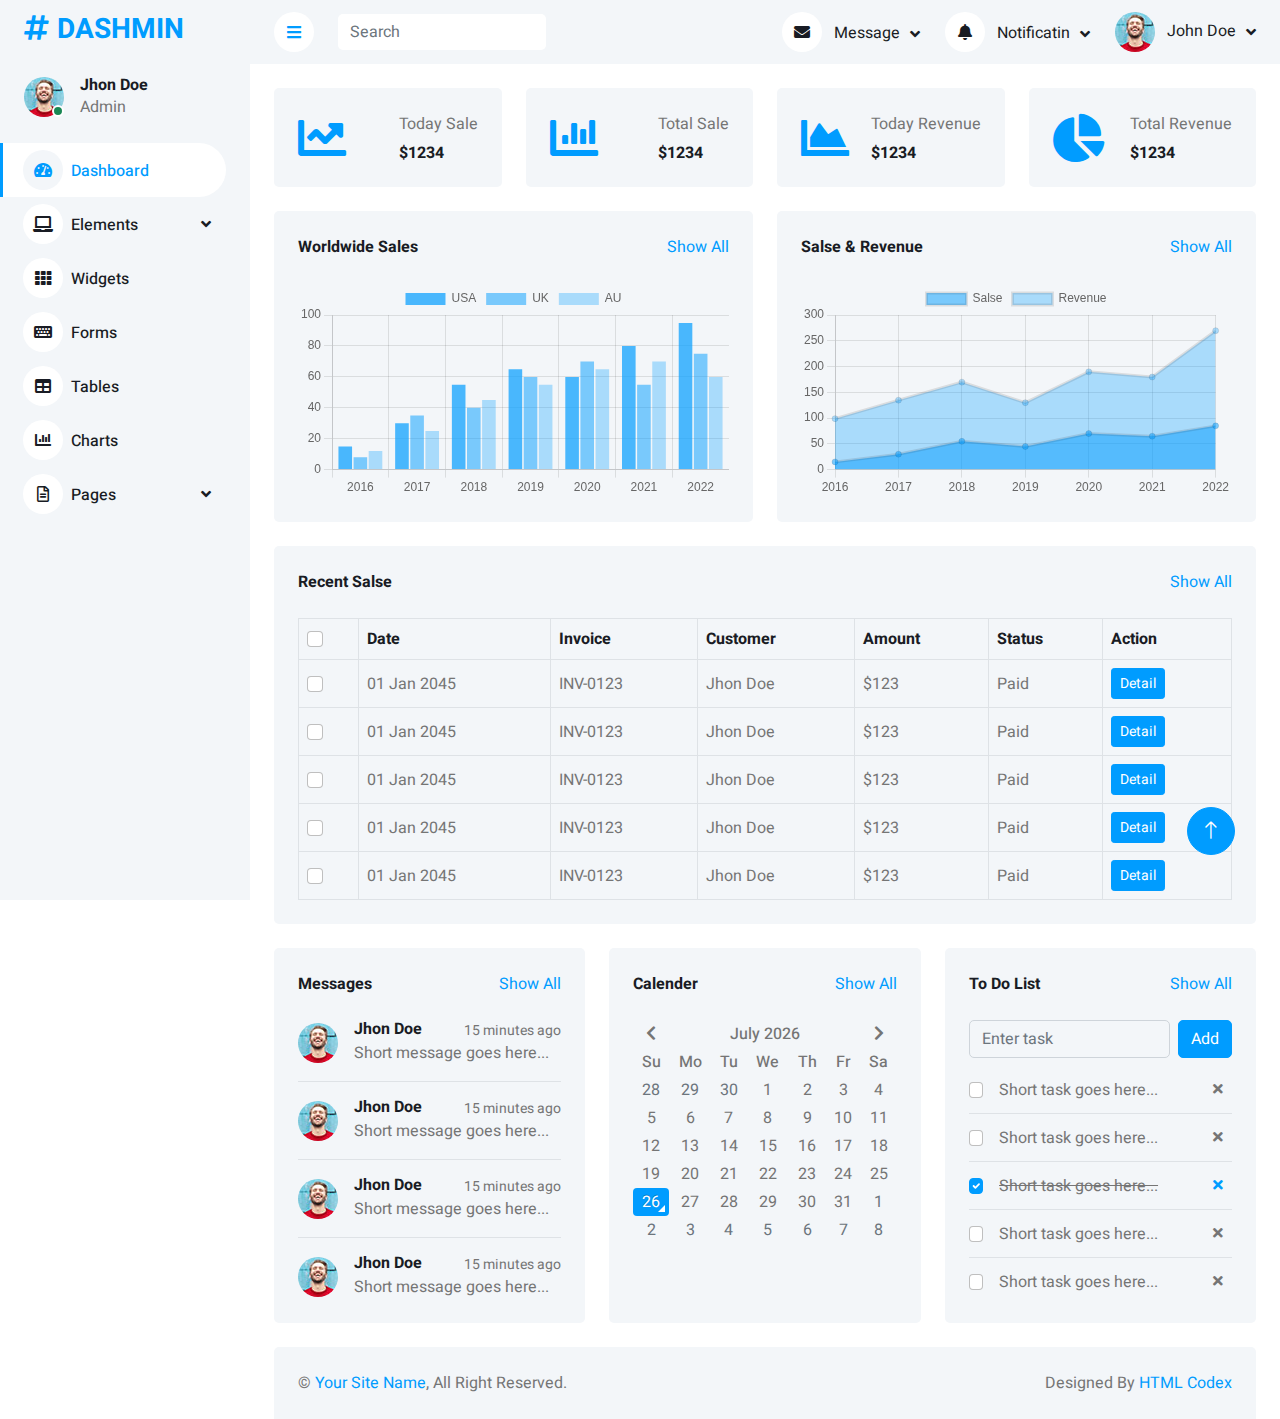
<file: admin/bootstrap-admin-template-free/index.html>
<!DOCTYPE html>
<html lang="en">

<head>
    <meta charset="utf-8">
    <title>DASHMIN - Bootstrap Admin Template</title>
    <meta content="width=device-width, initial-scale=1.0" name="viewport">
    <meta content="" name="keywords">
    <meta content="" name="description">

    <!-- Favicon -->
    <link href="img/favicon.ico" rel="icon">

    <!-- Google Web Fonts -->
    <link rel="preconnect" href="https://fonts.googleapis.com">
    <link rel="preconnect" href="https://fonts.gstatic.com" crossorigin>
    <link href="https://fonts.googleapis.com/css2?family=Heebo:wght@400;500;600;700&display=swap" rel="stylesheet">
    
    <!-- Icon Font Stylesheet -->
    <link href="https://cdnjs.cloudflare.com/ajax/libs/font-awesome/5.10.0/css/all.min.css" rel="stylesheet">
    <link href="https://cdn.jsdelivr.net/npm/bootstrap-icons@1.4.1/font/bootstrap-icons.css" rel="stylesheet">

    <!-- Libraries Stylesheet -->
    <link href="lib/owlcarousel/assets/owl.carousel.min.css" rel="stylesheet">
    <link href="lib/tempusdominus/css/tempusdominus-bootstrap-4.min.css" rel="stylesheet" />

    <!-- Customized Bootstrap Stylesheet -->
    <link href="css/bootstrap.min.css" rel="stylesheet">

    <!-- Template Stylesheet -->
    <link href="css/style.css" rel="stylesheet">
</head>

<body>
    <div class="container-fluid position-relative bg-white d-flex p-0">
        <!-- Spinner Start -->
        <div id="spinner" class="show bg-white position-fixed translate-middle w-100 vh-100 top-50 start-50 d-flex align-items-center justify-content-center">
            <div class="spinner-border text-primary" style="width: 3rem; height: 3rem;" role="status">
                <span class="sr-only">Loading...</span>
            </div>
        </div>
        <!-- Spinner End -->


        <!-- Sidebar Start -->
        <div class="sidebar pe-4 pb-3">
            <nav class="navbar bg-light navbar-light">
                <a href="index.html" class="navbar-brand mx-4 mb-3">
                    <h3 class="text-primary"><i class="fa fa-hashtag me-2"></i>DASHMIN</h3>
                </a>
                <div class="d-flex align-items-center ms-4 mb-4">
                    <div class="position-relative">
                        <img class="rounded-circle" src="img/user.jpg" alt="" style="width: 40px; height: 40px;">
                        <div class="bg-success rounded-circle border border-2 border-white position-absolute end-0 bottom-0 p-1"></div>
                    </div>
                    <div class="ms-3">
                        <h6 class="mb-0">Jhon Doe</h6>
                        <span>Admin</span>
                    </div>
                </div>
                <div class="navbar-nav w-100">
                    <a href="index.html" class="nav-item nav-link active"><i class="fa fa-tachometer-alt me-2"></i>Dashboard</a>
                    <div class="nav-item dropdown">
                        <a href="#" class="nav-link dropdown-toggle" data-bs-toggle="dropdown"><i class="fa fa-laptop me-2"></i>Elements</a>
                        <div class="dropdown-menu bg-transparent border-0">
                            <a href="button.html" class="dropdown-item">Buttons</a>
                            <a href="typography.html" class="dropdown-item">Typography</a>
                            <a href="element.html" class="dropdown-item">Other Elements</a>
                        </div>
                    </div>
                    <a href="widget.html" class="nav-item nav-link"><i class="fa fa-th me-2"></i>Widgets</a>
                    <a href="form.html" class="nav-item nav-link"><i class="fa fa-keyboard me-2"></i>Forms</a>
                    <a href="table.html" class="nav-item nav-link"><i class="fa fa-table me-2"></i>Tables</a>
                    <a href="chart.html" class="nav-item nav-link"><i class="fa fa-chart-bar me-2"></i>Charts</a>
                    <div class="nav-item dropdown">
                        <a href="#" class="nav-link dropdown-toggle" data-bs-toggle="dropdown"><i class="far fa-file-alt me-2"></i>Pages</a>
                        <div class="dropdown-menu bg-transparent border-0">
                            <a href="signin.html" class="dropdown-item">Sign In</a>
                            <a href="signup.html" class="dropdown-item">Sign Up</a>
                            <a href="404.html" class="dropdown-item">404 Error</a>
                            <a href="blank.html" class="dropdown-item">Blank Page</a>
                        </div>
                    </div>
                </div>
            </nav>
        </div>
        <!-- Sidebar End -->


        <!-- Content Start -->
        <div class="content">
            <!-- Navbar Start -->
            <nav class="navbar navbar-expand bg-light navbar-light sticky-top px-4 py-0">
                <a href="index.html" class="navbar-brand d-flex d-lg-none me-4">
                    <h2 class="text-primary mb-0"><i class="fa fa-hashtag"></i></h2>
                </a>
                <a href="#" class="sidebar-toggler flex-shrink-0">
                    <i class="fa fa-bars"></i>
                </a>
                <form class="d-none d-md-flex ms-4">
                    <input class="form-control border-0" type="search" placeholder="Search">
                </form>
                <div class="navbar-nav align-items-center ms-auto">
                    <div class="nav-item dropdown">
                        <a href="#" class="nav-link dropdown-toggle" data-bs-toggle="dropdown">
                            <i class="fa fa-envelope me-lg-2"></i>
                            <span class="d-none d-lg-inline-flex">Message</span>
                        </a>
                        <div class="dropdown-menu dropdown-menu-end bg-light border-0 rounded-0 rounded-bottom m-0">
                            <a href="#" class="dropdown-item">
                                <div class="d-flex align-items-center">
                                    <img class="rounded-circle" src="img/user.jpg" alt="" style="width: 40px; height: 40px;">
                                    <div class="ms-2">
                                        <h6 class="fw-normal mb-0">Jhon send you a message</h6>
                                        <small>15 minutes ago</small>
                                    </div>
                                </div>
                            </a>
                            <hr class="dropdown-divider">
                            <a href="#" class="dropdown-item">
                                <div class="d-flex align-items-center">
                                    <img class="rounded-circle" src="img/user.jpg" alt="" style="width: 40px; height: 40px;">
                                    <div class="ms-2">
                                        <h6 class="fw-normal mb-0">Jhon send you a message</h6>
                                        <small>15 minutes ago</small>
                                    </div>
                                </div>
                            </a>
                            <hr class="dropdown-divider">
                            <a href="#" class="dropdown-item">
                                <div class="d-flex align-items-center">
                                    <img class="rounded-circle" src="img/user.jpg" alt="" style="width: 40px; height: 40px;">
                                    <div class="ms-2">
                                        <h6 class="fw-normal mb-0">Jhon send you a message</h6>
                                        <small>15 minutes ago</small>
                                    </div>
                                </div>
                            </a>
                            <hr class="dropdown-divider">
                            <a href="#" class="dropdown-item text-center">See all message</a>
                        </div>
                    </div>
                    <div class="nav-item dropdown">
                        <a href="#" class="nav-link dropdown-toggle" data-bs-toggle="dropdown">
                            <i class="fa fa-bell me-lg-2"></i>
                            <span class="d-none d-lg-inline-flex">Notificatin</span>
                        </a>
                        <div class="dropdown-menu dropdown-menu-end bg-light border-0 rounded-0 rounded-bottom m-0">
                            <a href="#" class="dropdown-item">
                                <h6 class="fw-normal mb-0">Profile updated</h6>
                                <small>15 minutes ago</small>
                            </a>
                            <hr class="dropdown-divider">
                            <a href="#" class="dropdown-item">
                                <h6 class="fw-normal mb-0">New user added</h6>
                                <small>15 minutes ago</small>
                            </a>
                            <hr class="dropdown-divider">
                            <a href="#" class="dropdown-item">
                                <h6 class="fw-normal mb-0">Password changed</h6>
                                <small>15 minutes ago</small>
                            </a>
                            <hr class="dropdown-divider">
                            <a href="#" class="dropdown-item text-center">See all notifications</a>
                        </div>
                    </div>
                    <div class="nav-item dropdown">
                        <a href="#" class="nav-link dropdown-toggle" data-bs-toggle="dropdown">
                            <img class="rounded-circle me-lg-2" src="img/user.jpg" alt="" style="width: 40px; height: 40px;">
                            <span class="d-none d-lg-inline-flex">John Doe</span>
                        </a>
                        <div class="dropdown-menu dropdown-menu-end bg-light border-0 rounded-0 rounded-bottom m-0">
                            <a href="#" class="dropdown-item">My Profile</a>
                            <a href="#" class="dropdown-item">Settings</a>
                            <a href="#" class="dropdown-item">Log Out</a>
                        </div>
                    </div>
                </div>
            </nav>
            <!-- Navbar End -->


            <!-- Sale & Revenue Start -->
            <div class="container-fluid pt-4 px-4">
                <div class="row g-4">
                    <div class="col-sm-6 col-xl-3">
                        <div class="bg-light rounded d-flex align-items-center justify-content-between p-4">
                            <i class="fa fa-chart-line fa-3x text-primary"></i>
                            <div class="ms-3">
                                <p class="mb-2">Today Sale</p>
                                <h6 class="mb-0">$1234</h6>
                            </div>
                        </div>
                    </div>
                    <div class="col-sm-6 col-xl-3">
                        <div class="bg-light rounded d-flex align-items-center justify-content-between p-4">
                            <i class="fa fa-chart-bar fa-3x text-primary"></i>
                            <div class="ms-3">
                                <p class="mb-2">Total Sale</p>
                                <h6 class="mb-0">$1234</h6>
                            </div>
                        </div>
                    </div>
                    <div class="col-sm-6 col-xl-3">
                        <div class="bg-light rounded d-flex align-items-center justify-content-between p-4">
                            <i class="fa fa-chart-area fa-3x text-primary"></i>
                            <div class="ms-3">
                                <p class="mb-2">Today Revenue</p>
                                <h6 class="mb-0">$1234</h6>
                            </div>
                        </div>
                    </div>
                    <div class="col-sm-6 col-xl-3">
                        <div class="bg-light rounded d-flex align-items-center justify-content-between p-4">
                            <i class="fa fa-chart-pie fa-3x text-primary"></i>
                            <div class="ms-3">
                                <p class="mb-2">Total Revenue</p>
                                <h6 class="mb-0">$1234</h6>
                            </div>
                        </div>
                    </div>
                </div>
            </div>
            <!-- Sale & Revenue End -->


            <!-- Sales Chart Start -->
            <div class="container-fluid pt-4 px-4">
                <div class="row g-4">
                    <div class="col-sm-12 col-xl-6">
                        <div class="bg-light text-center rounded p-4">
                            <div class="d-flex align-items-center justify-content-between mb-4">
                                <h6 class="mb-0">Worldwide Sales</h6>
                                <a href="">Show All</a>
                            </div>
                            <canvas id="worldwide-sales"></canvas>
                        </div>
                    </div>
                    <div class="col-sm-12 col-xl-6">
                        <div class="bg-light text-center rounded p-4">
                            <div class="d-flex align-items-center justify-content-between mb-4">
                                <h6 class="mb-0">Salse & Revenue</h6>
                                <a href="">Show All</a>
                            </div>
                            <canvas id="salse-revenue"></canvas>
                        </div>
                    </div>
                </div>
            </div>
            <!-- Sales Chart End -->


            <!-- Recent Sales Start -->
            <div class="container-fluid pt-4 px-4">
                <div class="bg-light text-center rounded p-4">
                    <div class="d-flex align-items-center justify-content-between mb-4">
                        <h6 class="mb-0">Recent Salse</h6>
                        <a href="">Show All</a>
                    </div>
                    <div class="table-responsive">
                        <table class="table text-start align-middle table-bordered table-hover mb-0">
                            <thead>
                                <tr class="text-dark">
                                    <th scope="col"><input class="form-check-input" type="checkbox"></th>
                                    <th scope="col">Date</th>
                                    <th scope="col">Invoice</th>
                                    <th scope="col">Customer</th>
                                    <th scope="col">Amount</th>
                                    <th scope="col">Status</th>
                                    <th scope="col">Action</th>
                                </tr>
                            </thead>
                            <tbody>
                                <tr>
                                    <td><input class="form-check-input" type="checkbox"></td>
                                    <td>01 Jan 2045</td>
                                    <td>INV-0123</td>
                                    <td>Jhon Doe</td>
                                    <td>$123</td>
                                    <td>Paid</td>
                                    <td><a class="btn btn-sm btn-primary" href="">Detail</a></td>
                                </tr>
                                <tr>
                                    <td><input class="form-check-input" type="checkbox"></td>
                                    <td>01 Jan 2045</td>
                                    <td>INV-0123</td>
                                    <td>Jhon Doe</td>
                                    <td>$123</td>
                                    <td>Paid</td>
                                    <td><a class="btn btn-sm btn-primary" href="">Detail</a></td>
                                </tr>
                                <tr>
                                    <td><input class="form-check-input" type="checkbox"></td>
                                    <td>01 Jan 2045</td>
                                    <td>INV-0123</td>
                                    <td>Jhon Doe</td>
                                    <td>$123</td>
                                    <td>Paid</td>
                                    <td><a class="btn btn-sm btn-primary" href="">Detail</a></td>
                                </tr>
                                <tr>
                                    <td><input class="form-check-input" type="checkbox"></td>
                                    <td>01 Jan 2045</td>
                                    <td>INV-0123</td>
                                    <td>Jhon Doe</td>
                                    <td>$123</td>
                                    <td>Paid</td>
                                    <td><a class="btn btn-sm btn-primary" href="">Detail</a></td>
                                </tr>
                                <tr>
                                    <td><input class="form-check-input" type="checkbox"></td>
                                    <td>01 Jan 2045</td>
                                    <td>INV-0123</td>
                                    <td>Jhon Doe</td>
                                    <td>$123</td>
                                    <td>Paid</td>
                                    <td><a class="btn btn-sm btn-primary" href="">Detail</a></td>
                                </tr>
                            </tbody>
                        </table>
                    </div>
                </div>
            </div>
            <!-- Recent Sales End -->


            <!-- Widgets Start -->
            <div class="container-fluid pt-4 px-4">
                <div class="row g-4">
                    <div class="col-sm-12 col-md-6 col-xl-4">
                        <div class="h-100 bg-light rounded p-4">
                            <div class="d-flex align-items-center justify-content-between mb-2">
                                <h6 class="mb-0">Messages</h6>
                                <a href="">Show All</a>
                            </div>
                            <div class="d-flex align-items-center border-bottom py-3">
                                <img class="rounded-circle flex-shrink-0" src="img/user.jpg" alt="" style="width: 40px; height: 40px;">
                                <div class="w-100 ms-3">
                                    <div class="d-flex w-100 justify-content-between">
                                        <h6 class="mb-0">Jhon Doe</h6>
                                        <small>15 minutes ago</small>
                                    </div>
                                    <span>Short message goes here...</span>
                                </div>
                            </div>
                            <div class="d-flex align-items-center border-bottom py-3">
                                <img class="rounded-circle flex-shrink-0" src="img/user.jpg" alt="" style="width: 40px; height: 40px;">
                                <div class="w-100 ms-3">
                                    <div class="d-flex w-100 justify-content-between">
                                        <h6 class="mb-0">Jhon Doe</h6>
                                        <small>15 minutes ago</small>
                                    </div>
                                    <span>Short message goes here...</span>
                                </div>
                            </div>
                            <div class="d-flex align-items-center border-bottom py-3">
                                <img class="rounded-circle flex-shrink-0" src="img/user.jpg" alt="" style="width: 40px; height: 40px;">
                                <div class="w-100 ms-3">
                                    <div class="d-flex w-100 justify-content-between">
                                        <h6 class="mb-0">Jhon Doe</h6>
                                        <small>15 minutes ago</small>
                                    </div>
                                    <span>Short message goes here...</span>
                                </div>
                            </div>
                            <div class="d-flex align-items-center pt-3">
                                <img class="rounded-circle flex-shrink-0" src="img/user.jpg" alt="" style="width: 40px; height: 40px;">
                                <div class="w-100 ms-3">
                                    <div class="d-flex w-100 justify-content-between">
                                        <h6 class="mb-0">Jhon Doe</h6>
                                        <small>15 minutes ago</small>
                                    </div>
                                    <span>Short message goes here...</span>
                                </div>
                            </div>
                        </div>
                    </div>
                    <div class="col-sm-12 col-md-6 col-xl-4">
                        <div class="h-100 bg-light rounded p-4">
                            <div class="d-flex align-items-center justify-content-between mb-4">
                                <h6 class="mb-0">Calender</h6>
                                <a href="">Show All</a>
                            </div>
                            <div id="calender"></div>
                        </div>
                    </div>
                    <div class="col-sm-12 col-md-6 col-xl-4">
                        <div class="h-100 bg-light rounded p-4">
                            <div class="d-flex align-items-center justify-content-between mb-4">
                                <h6 class="mb-0">To Do List</h6>
                                <a href="">Show All</a>
                            </div>
                            <div class="d-flex mb-2">
                                <input class="form-control bg-transparent" type="text" placeholder="Enter task">
                                <button type="button" class="btn btn-primary ms-2">Add</button>
                            </div>
                            <div class="d-flex align-items-center border-bottom py-2">
                                <input class="form-check-input m-0" type="checkbox">
                                <div class="w-100 ms-3">
                                    <div class="d-flex w-100 align-items-center justify-content-between">
                                        <span>Short task goes here...</span>
                                        <button class="btn btn-sm"><i class="fa fa-times"></i></button>
                                    </div>
                                </div>
                            </div>
                            <div class="d-flex align-items-center border-bottom py-2">
                                <input class="form-check-input m-0" type="checkbox">
                                <div class="w-100 ms-3">
                                    <div class="d-flex w-100 align-items-center justify-content-between">
                                        <span>Short task goes here...</span>
                                        <button class="btn btn-sm"><i class="fa fa-times"></i></button>
                                    </div>
                                </div>
                            </div>
                            <div class="d-flex align-items-center border-bottom py-2">
                                <input class="form-check-input m-0" type="checkbox" checked>
                                <div class="w-100 ms-3">
                                    <div class="d-flex w-100 align-items-center justify-content-between">
                                        <span><del>Short task goes here...</del></span>
                                        <button class="btn btn-sm text-primary"><i class="fa fa-times"></i></button>
                                    </div>
                                </div>
                            </div>
                            <div class="d-flex align-items-center border-bottom py-2">
                                <input class="form-check-input m-0" type="checkbox">
                                <div class="w-100 ms-3">
                                    <div class="d-flex w-100 align-items-center justify-content-between">
                                        <span>Short task goes here...</span>
                                        <button class="btn btn-sm"><i class="fa fa-times"></i></button>
                                    </div>
                                </div>
                            </div>
                            <div class="d-flex align-items-center pt-2">
                                <input class="form-check-input m-0" type="checkbox">
                                <div class="w-100 ms-3">
                                    <div class="d-flex w-100 align-items-center justify-content-between">
                                        <span>Short task goes here...</span>
                                        <button class="btn btn-sm"><i class="fa fa-times"></i></button>
                                    </div>
                                </div>
                            </div>
                        </div>
                    </div>
                </div>
            </div>
            <!-- Widgets End -->


            <!-- Footer Start -->
            <div class="container-fluid pt-4 px-4">
                <div class="bg-light rounded-top p-4">
                    <div class="row">
                        <div class="col-12 col-sm-6 text-center text-sm-start">
                            &copy; <a href="#">Your Site Name</a>, All Right Reserved. 
                        </div>
                        <div class="col-12 col-sm-6 text-center text-sm-end">
                            <!--/*** This template is free as long as you keep the footer author’s credit link/attribution link/backlink. If you'd like to use the template without the footer author’s credit link/attribution link/backlink, you can purchase the Credit Removal License from "https://htmlcodex.com/credit-removal". Thank you for your support. ***/-->
                            Designed By <a href="https://htmlcodex.com">HTML Codex</a>
                        </div>
                    </div>
                </div>
            </div>
            <!-- Footer End -->
        </div>
        <!-- Content End -->


        <!-- Back to Top -->
        <a href="#" class="btn btn-lg btn-primary btn-lg-square back-to-top"><i class="bi bi-arrow-up"></i></a>
    </div>

    <!-- JavaScript Libraries -->
    <script src="https://code.jquery.com/jquery-3.4.1.min.js"></script>
    <script src="https://cdn.jsdelivr.net/npm/bootstrap@5.0.0/dist/js/bootstrap.bundle.min.js"></script>
    <script src="lib/chart/chart.min.js"></script>
    <script src="lib/easing/easing.min.js"></script>
    <script src="lib/waypoints/waypoints.min.js"></script>
    <script src="lib/owlcarousel/owl.carousel.min.js"></script>
    <script src="lib/tempusdominus/js/moment.min.js"></script>
    <script src="lib/tempusdominus/js/moment-timezone.min.js"></script>
    <script src="lib/tempusdominus/js/tempusdominus-bootstrap-4.min.js"></script>

    <!-- Template Javascript -->
    <script src="js/main.js"></script>
</body>

</html>
</file>
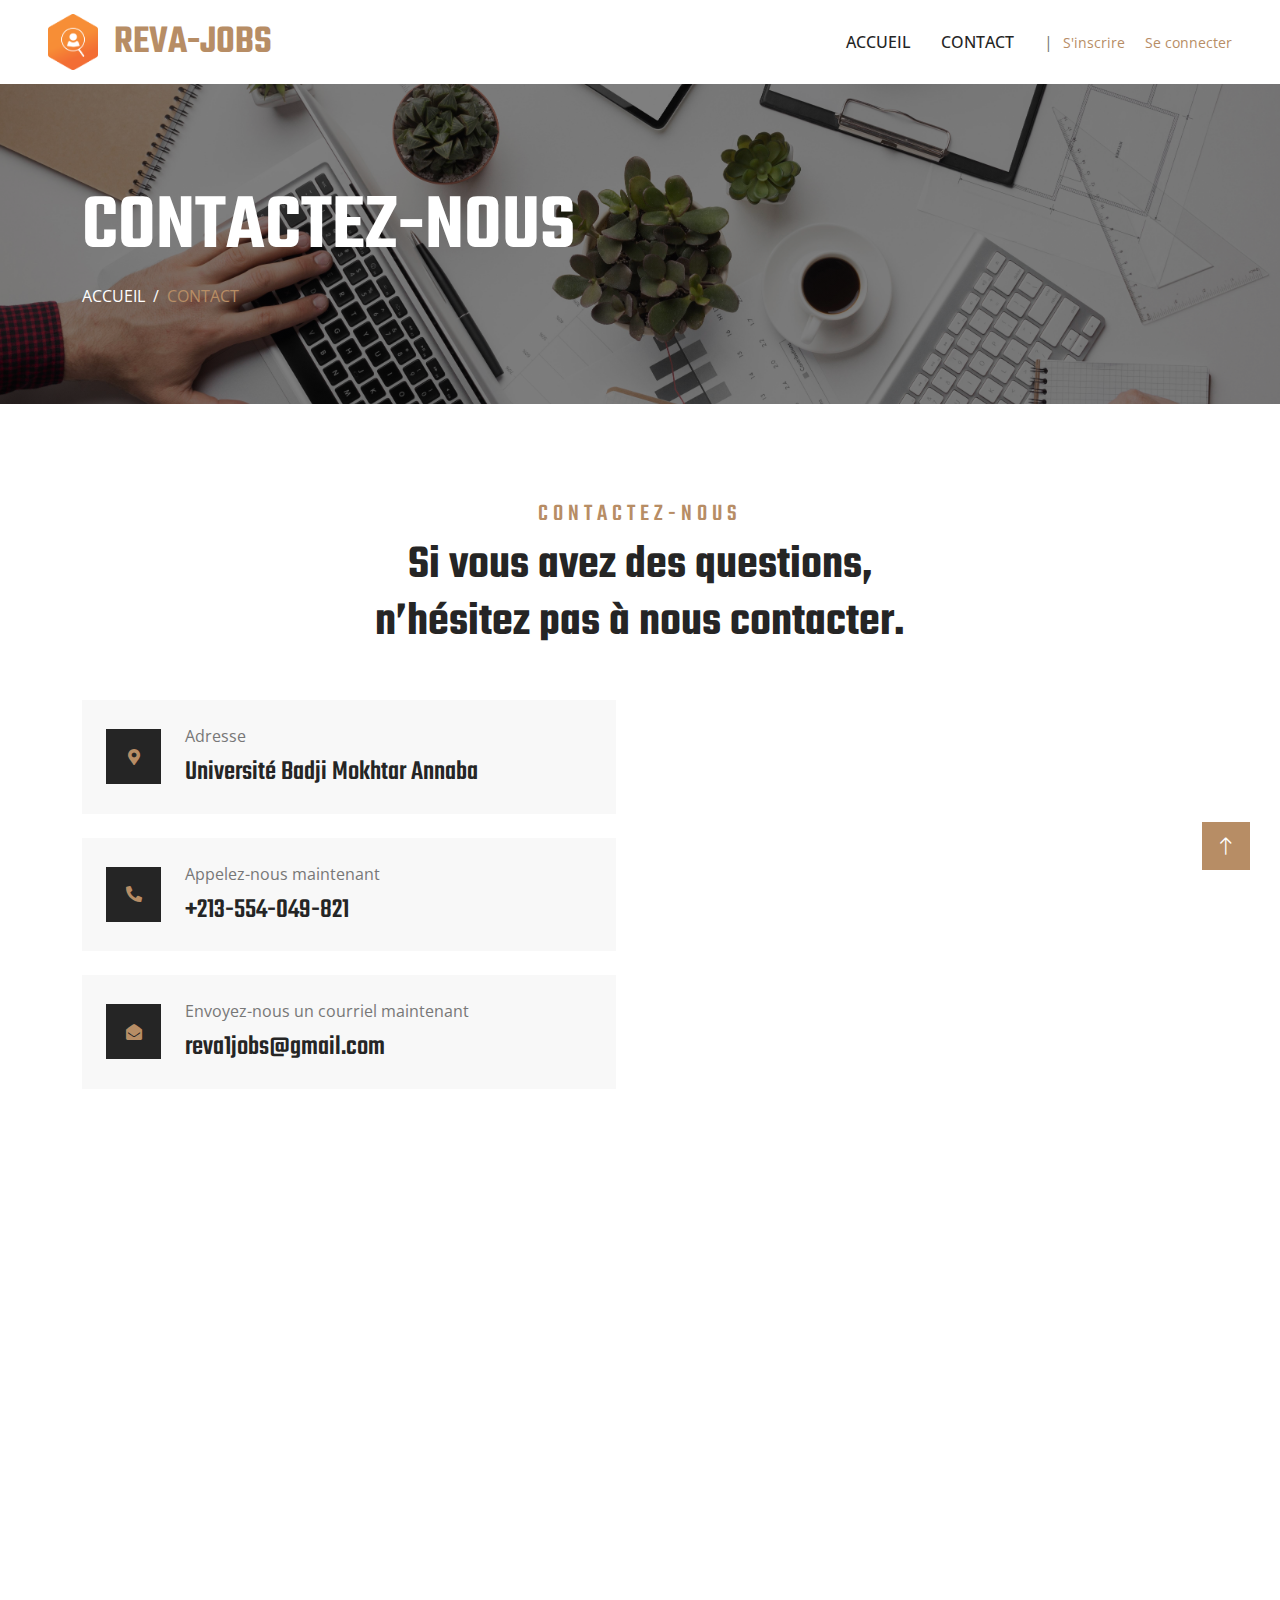
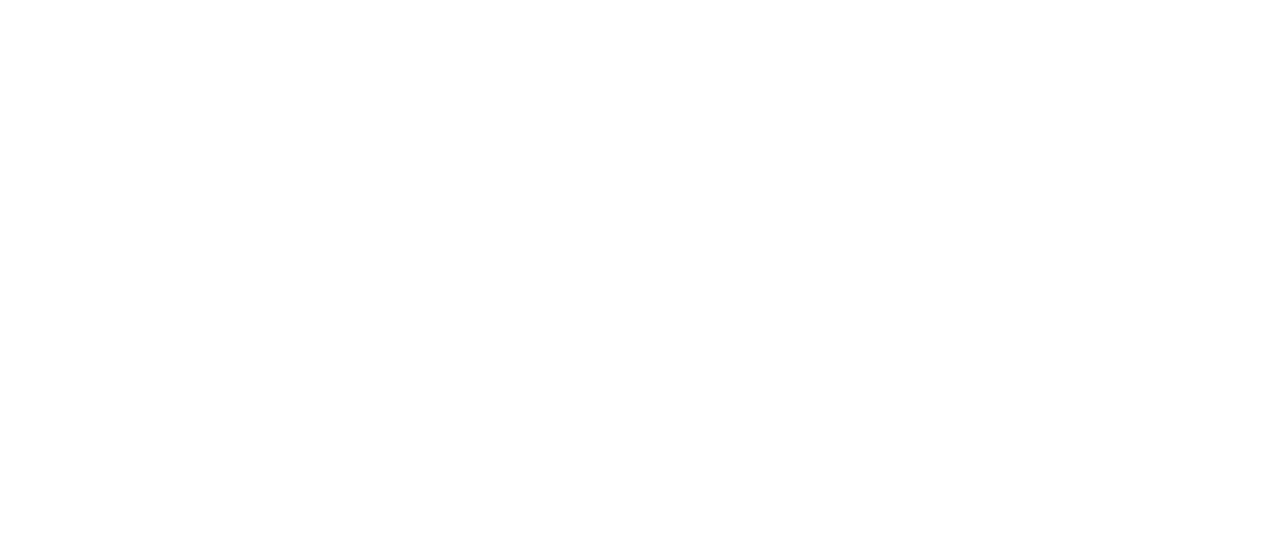
<file: contact.html>
<!DOCTYPE html>
<html lang="en">

<head>
    <meta charset="utf-8">
    <title>REVA-JOBS</title>
    <meta content="width=device-width, initial-scale=1.0" name="viewport">
    <meta content="" name="keywords">
    <meta content="" name="description">

    <!-- Favicon -->
    <link href="img/favicon.ico" rel="icon">

    <!-- Google Web Fonts -->
    <link rel="preconnect" href="https://fonts.googleapis.com">
    <link rel="preconnect" href="https://fonts.gstatic.com" crossorigin>
    <link href="https://fonts.googleapis.com/css2?family=Open+Sans:wght@400;500;600&family=Teko:wght@400;500;600&display=swap" rel="stylesheet">

    <!-- Icon Font Stylesheet -->
    <link href="https://cdnjs.cloudflare.com/ajax/libs/font-awesome/5.10.0/css/all.min.css" rel="stylesheet">
    <link href="https://cdn.jsdelivr.net/npm/bootstrap-icons@1.4.1/font/bootstrap-icons.css" rel="stylesheet">

    <!-- Libraries Stylesheet -->
    <link href="lib/animate/animate.min.css" rel="stylesheet">
    <link href="lib/owlcarousel/assets/owl.carousel.min.css" rel="stylesheet">
    <link href="lib/tempusdominus/css/tempusdominus-bootstrap-4.min.css" rel="stylesheet" />

    <!-- Customized Bootstrap Stylesheet -->
    <link href="css/bootstrap.min.css" rel="stylesheet">

    <!-- Template Stylesheet -->
    <link href="css/style.css" rel="stylesheet">
</head>

<body>
    <!-- Spinner Start -->
    <div id="spinner" class="show bg-white position-fixed translate-middle w-100 vh-100 top-50 start-50 d-flex align-items-center justify-content-center">
        <div class="spinner-border position-relative text-primary" style="width: 6rem; height: 6rem;" role="status"></div>
        <img class="position-absolute top-50 start-50 translate-middle" src="img/icons/icon-1.png" alt="Icon">
    </div>
    <!-- Spinner End -->


    <!-- Navbar Start -->
    <nav id="navbar" class="navbar navbar-expand-lg bg-white navbar-light sticky-top py-lg-0 px-lg-5 wow fadeIn" data-wow-delay="0.1s">
    </nav>
    <!-- Navbar End -->


    <!-- Page Header Start -->
    <div class="container-fluid page-header py-5 mb-5 wow fadeIn" data-wow-delay="0.1s">
        <div class="container py-5">
            <h1 class="display-1 text-white animated slideInDown">CONTACTEZ-NOUS</h1>
            <nav aria-label="breadcrumb animated slideInDown">
                <ol class="breadcrumb text-uppercase mb-0">
                    <li class="breadcrumb-item"><a class="text-white" href="index.html">Accueil</a></li>
                    <li class="breadcrumb-item text-primary active" aria-current="page"><a href="contact.html">Contact</a></li>
                </ol>
            </nav>
        </div>
    </div>
    <!-- Page Header End -->


    <!-- Contact Start -->
    <div class="container-xxl py-5">
        <div class="container">
            <div class="text-center mx-auto mb-5 wow fadeInUp" data-wow-delay="0.1s" style="max-width: 600px;">
                <h4 class="section-title">CONTACTEZ-NOUS</h4>
                <h1 class="display-5 mb-4">Si vous avez des questions, n’hésitez pas à nous contacter.</h1>
            </div>
            <div class="row g-5">
                <div class="col-lg-6 wow fadeInUp" data-wow-delay="0.1s">
                    <div class="d-flex flex-column justify-content-between h-100">
                        <div class="bg-light d-flex align-items-center w-100 p-4 mb-4">
                            <div class="d-flex flex-shrink-0 align-items-center justify-content-center bg-dark" style="width: 55px; height: 55px;">
                                <i class="fa fa-map-marker-alt text-primary"></i>
                            </div>
                            <div class="ms-4">
                                <p class="mb-2">Adresse</p>
                                <h3 class="mb-0">Université Badji Mokhtar Annaba</h3>
                            </div>
                        </div>
                        <div class="bg-light d-flex align-items-center w-100 p-4 mb-4">
                            <div class="d-flex flex-shrink-0 align-items-center justify-content-center bg-dark" style="width: 55px; height: 55px;">
                                <i class="fa fa-phone-alt text-primary"></i>
                            </div>
                            <div class="ms-4">
                                <p class="mb-2">Appelez-nous maintenant</p>
                                <h3 class="mb-0">+213-554-049-821</h3>
                            </div>
                        </div>
                        <div class="bg-light d-flex align-items-center w-100 p-4">
                            <div class="d-flex flex-shrink-0 align-items-center justify-content-center bg-dark" style="width: 55px; height: 55px;">
                                <i class="fa fa-envelope-open text-primary"></i>
                            </div>
                            <div class="ms-4">
                                <p class="mb-2">Envoyez-nous un courriel maintenant</p>
                                <h3 class="mb-0">reva1jobs@gmail.com</h3>
                            </div>
                        </div>
                    </div>
                </div>
                <!--div class="col-lg-6 wow fadeInUp" data-wow-delay="0.5s">
                    <p class="mb-4">The contact form is currently inactive. Get a functional and working contact form with Ajax & PHP in a few minutes. Just copy and paste the files, add a little code and you're done. <a href="https://htmlcodex.com/contact-form">Download Now</a>.</p>
                    <form>
                        <div class="row g-3">
                            <div class="col-md-6">
                                <div class="form-floating">
                                    <input type="text" class="form-control" id="name" placeholder="Your Name">
                                    <label for="name">Your Name</label>
                                </div>
                            </div>
                            <div class="col-md-6">
                                <div class="form-floating">
                                    <input type="email" class="form-control" id="email" placeholder="Your Email">
                                    <label for="email">Your Email</label>
                                </div>
                            </div>
                            <div class="col-12">
                                <div class="form-floating">
                                    <input type="text" class="form-control" id="subject" placeholder="Subject">
                                    <label for="subject">Subject</label>
                                </div>
                            </div>
                            <div class="col-12">
                                <div class="form-floating">
                                    <textarea class="form-control" placeholder="Leave a message here" id="message" style="height: 100px"></textarea>
                                    <label for="message">Message</label>
                                </div>
                            </div>
                            <div class="col-12">
                                <button class="btn btn-primary w-100 py-3" type="submit">Send Message</button>
                            </div>
                        </div>
                    </form>
                </div-->
            </div>
        </div>
    </div>
    <!-- Contact End -->


    <!-- Google Map Start -->
    <div class="container-xxl pt-5 px-0 wow fadeIn" data-wow-delay="0.1s">
        <iframe class="w-100 mb-n2" style="height: 450px;"
                src="https://www.google.com/maps/embed?pb=!1m14!1m12!1m3!1d3194.2102790736294!2d7.7187471448046!3d36.81348074008324!2m3!1f0!2f0!3f0!3m2!1i1024!2i768!4f13.1!5e0!3m2!1sfr!2sdz!4v1655105107812!5m2!1sfr!2sdz" 
                width="600" height="450" style="border:0;" allowfullscreen="" loading="lazy" referrerpolicy="no-referrer-when-downgrade">
        </iframe>"
    </div>
    <!-- Google Map End -->


    <!-- Footer Start -->
    <div id="footer" class="container-fluid bg-dark text-body footer pt-5 px-0 wow fadeIn" data-wow-delay="0.1s">
    </div>
    <!-- Footer End -->


    <!-- Back to Top -->
    <a href="#" class="btn btn-lg btn-primary btn-lg-square back-to-top"><i class="bi bi-arrow-up"></i></a>


    <!-- JavaScript Libraries -->
    <script src="js/jquery.js"></script>
    <script src="js/bootstrap.bundle.min.js"></script>
    <script src="lib/wow/wow.min.js"></script>
    <script src="lib/easing/easing.min.js"></script>
    <script src="lib/waypoints/waypoints.min.js"></script>
    <script src="lib/counterup/counterup.min.js"></script>
    <script src="lib/owlcarousel/owl.carousel.min.js"></script>
    <script src="lib/tempusdominus/js/moment.min.js"></script>
    <script src="lib/tempusdominus/js/moment-timezone.min.js"></script>
    <script src="lib/tempusdominus/js/tempusdominus-bootstrap-4.min.js"></script>

    <!-- Template Javascript -->
    <script src="js/main.js"></script>
    <script src="js/global.js"></script>
</body>

</html>
</file>
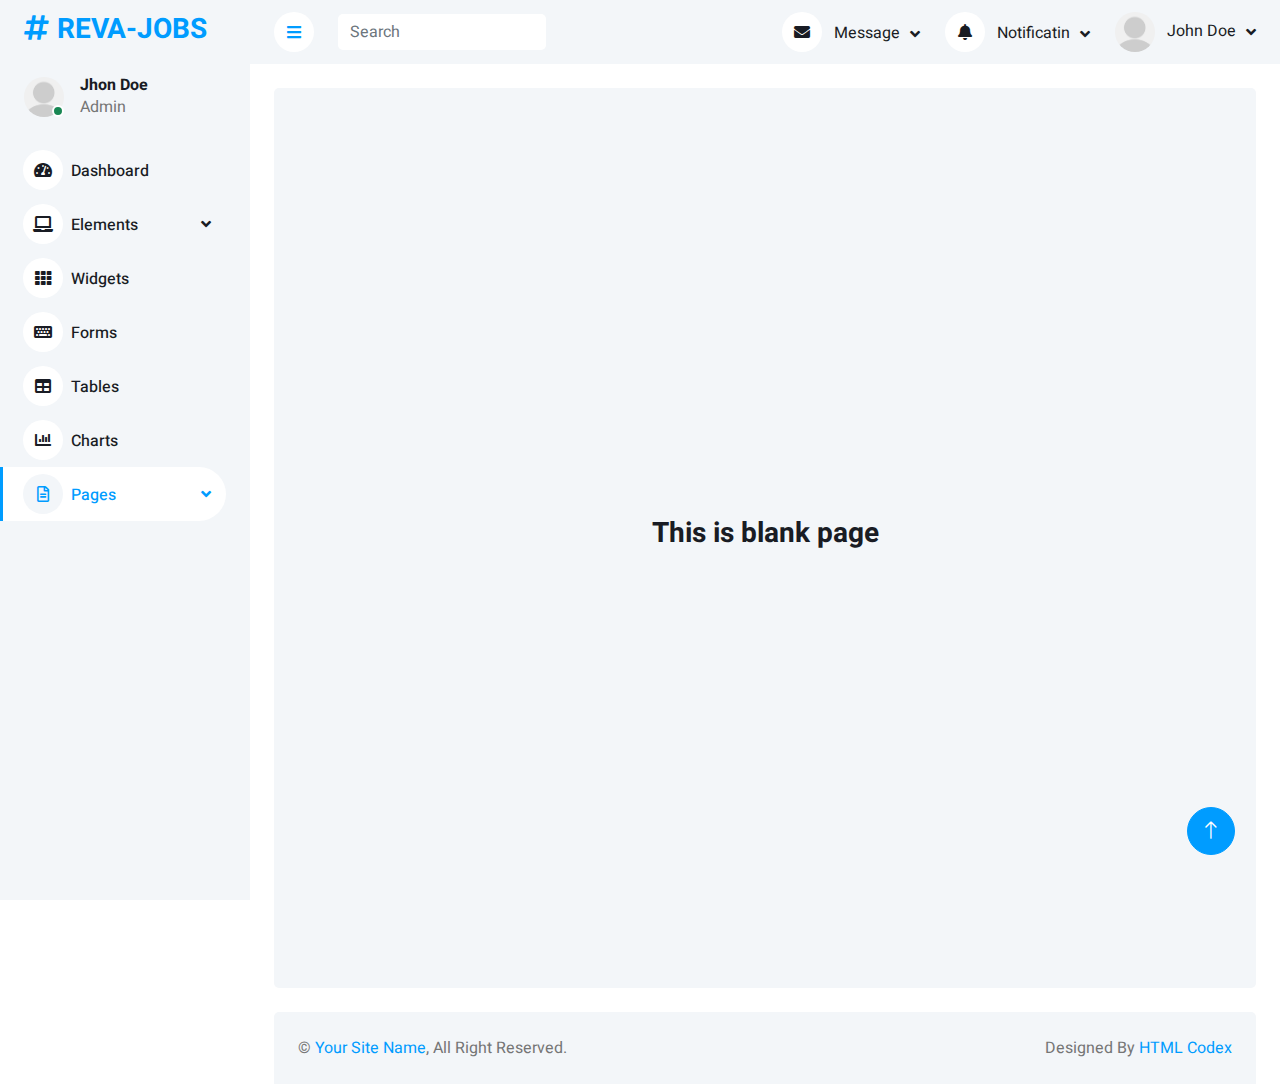
<file: admin/blank.html>
<!DOCTYPE html>
<html lang="en">

<head>
    <meta charset="utf-8">
    <title>DASHMIN - Bootstrap Admin Template</title>
    <meta content="width=device-width, initial-scale=1.0" name="viewport">
    <meta content="" name="keywords">
    <meta content="" name="description">

    <!-- Favicon -->
    <link href="img/favicon.ico" rel="icon">

    <!-- Google Web Fonts -->
    <link rel="preconnect" href="https://fonts.googleapis.com">
    <link rel="preconnect" href="https://fonts.gstatic.com" crossorigin>
    <link href="https://fonts.googleapis.com/css2?family=Heebo:wght@400;500;600;700&display=swap" rel="stylesheet">
    
    <!-- Icon Font Stylesheet -->
    <link href="https://cdnjs.cloudflare.com/ajax/libs/font-awesome/5.10.0/css/all.min.css" rel="stylesheet">
    <link href="https://cdn.jsdelivr.net/npm/bootstrap-icons@1.4.1/font/bootstrap-icons.css" rel="stylesheet">

    <!-- Libraries Stylesheet -->
    <link href="lib/owlcarousel/assets/owl.carousel.min.css" rel="stylesheet">
    <link href="lib/tempusdominus/css/tempusdominus-bootstrap-4.min.css" rel="stylesheet" />

    <!-- Customized Bootstrap Stylesheet -->
    <link href="css/bootstrap.min.css" rel="stylesheet">

    <!-- Template Stylesheet -->
    <link href="css/style.css" rel="stylesheet">
</head>

<body>
    <div class="container-fluid position-relative bg-white d-flex p-0">
        <!-- Spinner Start -->
        <div id="spinner" class="show bg-white position-fixed translate-middle w-100 vh-100 top-50 start-50 d-flex align-items-center justify-content-center">
            <div class="spinner-border text-primary" style="width: 3rem; height: 3rem;" role="status">
                <span class="sr-only">Loading...</span>
            </div>
        </div>
        <!-- Spinner End -->


        <!-- Sidebar Start -->
        <div class="sidebar pe-4 pb-3">
            <nav class="navbar bg-light navbar-light">
                <a href="index.html" class="navbar-brand mx-4 mb-3">
                    <h3 class="text-primary"><i class="fa fa-hashtag me-2"></i>REVA-JOBS</h3>
                </a>
                <div class="d-flex align-items-center ms-4 mb-4">
                    <div class="position-relative">
                        <img class="rounded-circle" src="img/user.jpg" alt="" style="width: 40px; height: 40px;">
                        <div class="bg-success rounded-circle border border-2 border-white position-absolute end-0 bottom-0 p-1"></div>
                    </div>
                    <div class="ms-3">
                        <h6 class="mb-0">Jhon Doe</h6>
                        <span>Admin</span>
                    </div>
                </div>
                <div class="navbar-nav w-100">
                    <a href="index.html" class="nav-item nav-link"><i class="fa fa-tachometer-alt me-2"></i>Dashboard</a>
                    <div class="nav-item dropdown">
                        <a href="#" class="nav-link dropdown-toggle" data-bs-toggle="dropdown"><i class="fa fa-laptop me-2"></i>Elements</a>
                        <div class="dropdown-menu bg-transparent border-0">
                            <a href="button.html" class="dropdown-item">Buttons</a>
                            <a href="typography.html" class="dropdown-item">Typography</a>
                            <a href="element.html" class="dropdown-item">Other Elements</a>
                        </div>
                    </div>
                    <a href="widget.html" class="nav-item nav-link"><i class="fa fa-th me-2"></i>Widgets</a>
                    <a href="form.html" class="nav-item nav-link"><i class="fa fa-keyboard me-2"></i>Forms</a>
                    <a href="table.html" class="nav-item nav-link"><i class="fa fa-table me-2"></i>Tables</a>
                    <a href="chart.html" class="nav-item nav-link"><i class="fa fa-chart-bar me-2"></i>Charts</a>
                    <div class="nav-item dropdown">
                        <a href="#" class="nav-link dropdown-toggle active" data-bs-toggle="dropdown"><i class="far fa-file-alt me-2"></i>Pages</a>
                        <div class="dropdown-menu bg-transparent border-0">
                            <a href="signin.html" class="dropdown-item">Sign In</a>
                            <a href="signup.html" class="dropdown-item">Sign Up</a>
                            <a href="404.html" class="dropdown-item">404 Error</a>
                            <a href="blank.html" class="dropdown-item active">Blank Page</a>
                        </div>
                    </div>
                </div>
            </nav>
        </div>
        <!-- Sidebar End -->


        <!-- Content Start -->
        <div class="content">
            <!-- Navbar Start -->
            <nav class="navbar navbar-expand bg-light navbar-light sticky-top px-4 py-0">
                <a href="index.html" class="navbar-brand d-flex d-lg-none me-4">
                    <h2 class="text-primary mb-0"><i class="fa fa-hashtag"></i></h2>
                </a>
                <a href="#" class="sidebar-toggler flex-shrink-0">
                    <i class="fa fa-bars"></i>
                </a>
                <form class="d-none d-md-flex ms-4">
                    <input class="form-control border-0" type="search" placeholder="Search">
                </form>
                <div class="navbar-nav align-items-center ms-auto">
                    <div class="nav-item dropdown">
                        <a href="#" class="nav-link dropdown-toggle" data-bs-toggle="dropdown">
                            <i class="fa fa-envelope me-lg-2"></i>
                            <span class="d-none d-lg-inline-flex">Message</span>
                        </a>
                        <div class="dropdown-menu dropdown-menu-end bg-light border-0 rounded-0 rounded-bottom m-0">
                            <a href="#" class="dropdown-item">
                                <div class="d-flex align-items-center">
                                    <img class="rounded-circle" src="img/user.jpg" alt="" style="width: 40px; height: 40px;">
                                    <div class="ms-2">
                                        <h6 class="fw-normal mb-0">Jhon send you a message</h6>
                                        <small>15 minutes ago</small>
                                    </div>
                                </div>
                            </a>
                            <hr class="dropdown-divider">
                            <a href="#" class="dropdown-item">
                                <div class="d-flex align-items-center">
                                    <img class="rounded-circle" src="img/user.jpg" alt="" style="width: 40px; height: 40px;">
                                    <div class="ms-2">
                                        <h6 class="fw-normal mb-0">Jhon send you a message</h6>
                                        <small>15 minutes ago</small>
                                    </div>
                                </div>
                            </a>
                            <hr class="dropdown-divider">
                            <a href="#" class="dropdown-item">
                                <div class="d-flex align-items-center">
                                    <img class="rounded-circle" src="img/user.jpg" alt="" style="width: 40px; height: 40px;">
                                    <div class="ms-2">
                                        <h6 class="fw-normal mb-0">Jhon send you a message</h6>
                                        <small>15 minutes ago</small>
                                    </div>
                                </div>
                            </a>
                            <hr class="dropdown-divider">
                            <a href="#" class="dropdown-item text-center">See all message</a>
                        </div>
                    </div>
                    <div class="nav-item dropdown">
                        <a href="#" class="nav-link dropdown-toggle" data-bs-toggle="dropdown">
                            <i class="fa fa-bell me-lg-2"></i>
                            <span class="d-none d-lg-inline-flex">Notificatin</span>
                        </a>
                        <div class="dropdown-menu dropdown-menu-end bg-light border-0 rounded-0 rounded-bottom m-0">
                            <a href="#" class="dropdown-item">
                                <h6 class="fw-normal mb-0">Profile updated</h6>
                                <small>15 minutes ago</small>
                            </a>
                            <hr class="dropdown-divider">
                            <a href="#" class="dropdown-item">
                                <h6 class="fw-normal mb-0">New user added</h6>
                                <small>15 minutes ago</small>
                            </a>
                            <hr class="dropdown-divider">
                            <a href="#" class="dropdown-item">
                                <h6 class="fw-normal mb-0">Password changed</h6>
                                <small>15 minutes ago</small>
                            </a>
                            <hr class="dropdown-divider">
                            <a href="#" class="dropdown-item text-center">See all notifications</a>
                        </div>
                    </div>
                    <div class="nav-item dropdown">
                        <a href="#" class="nav-link dropdown-toggle" data-bs-toggle="dropdown">
                            <img class="rounded-circle me-lg-2" src="img/user.jpg" alt="" style="width: 40px; height: 40px;">
                            <span class="d-none d-lg-inline-flex">John Doe</span>
                        </a>
                        <div class="dropdown-menu dropdown-menu-end bg-light border-0 rounded-0 rounded-bottom m-0">
                            <a href="#" class="dropdown-item">My Profile</a>
                            <a href="#" class="dropdown-item">Settings</a>
                            <a href="#" class="dropdown-item">Log Out</a>
                        </div>
                    </div>
                </div>
            </nav>
            <!-- Navbar End -->


            <!-- Blank Start -->
            <div class="container-fluid pt-4 px-4">
                <div class="row vh-100 bg-light rounded align-items-center justify-content-center mx-0">
                    <div class="col-md-6 text-center">
                        <h3>This is blank page</h3>
                    </div>
                </div>
            </div>
            <!-- Blank End -->


            <!-- Footer Start -->
            <div class="container-fluid pt-4 px-4">
                <div class="bg-light rounded-top p-4">
                    <div class="row">
                        <div class="col-12 col-sm-6 text-center text-sm-start">
                            &copy; <a href="#">Your Site Name</a>, All Right Reserved. 
                        </div>
                        <div class="col-12 col-sm-6 text-center text-sm-end">
                            <!--/*** This template is free as long as you keep the footer author’s credit link/attribution link/backlink. If you'd like to use the template without the footer author’s credit link/attribution link/backlink, you can purchase the Credit Removal License from "https://htmlcodex.com/credit-removal". Thank you for your support. ***/-->
                            Designed By <a href="https://htmlcodex.com">HTML Codex</a>
                        </div>
                    </div>
                </div>
            </div>
            <!-- Footer End -->
        </div>
        <!-- Content End -->


        <!-- Back to Top -->
        <a href="#" class="btn btn-lg btn-primary btn-lg-square back-to-top"><i class="bi bi-arrow-up"></i></a>
    </div>

    <!-- JavaScript Libraries -->
    <script src="https://code.jquery.com/jquery-3.4.1.min.js"></script>
    <script src="https://cdn.jsdelivr.net/npm/bootstrap@5.0.0/dist/js/bootstrap.bundle.min.js"></script>
    <script src="lib/chart/chart.min.js"></script>
    <script src="lib/easing/easing.min.js"></script>
    <script src="lib/waypoints/waypoints.min.js"></script>
    <script src="lib/owlcarousel/owl.carousel.min.js"></script>
    <script src="lib/tempusdominus/js/moment.min.js"></script>
    <script src="lib/tempusdominus/js/moment-timezone.min.js"></script>
    <script src="lib/tempusdominus/js/tempusdominus-bootstrap-4.min.js"></script>

    <!-- Template Javascript -->
    <script src="js/main.js"></script>
</body>

</html>
</file>
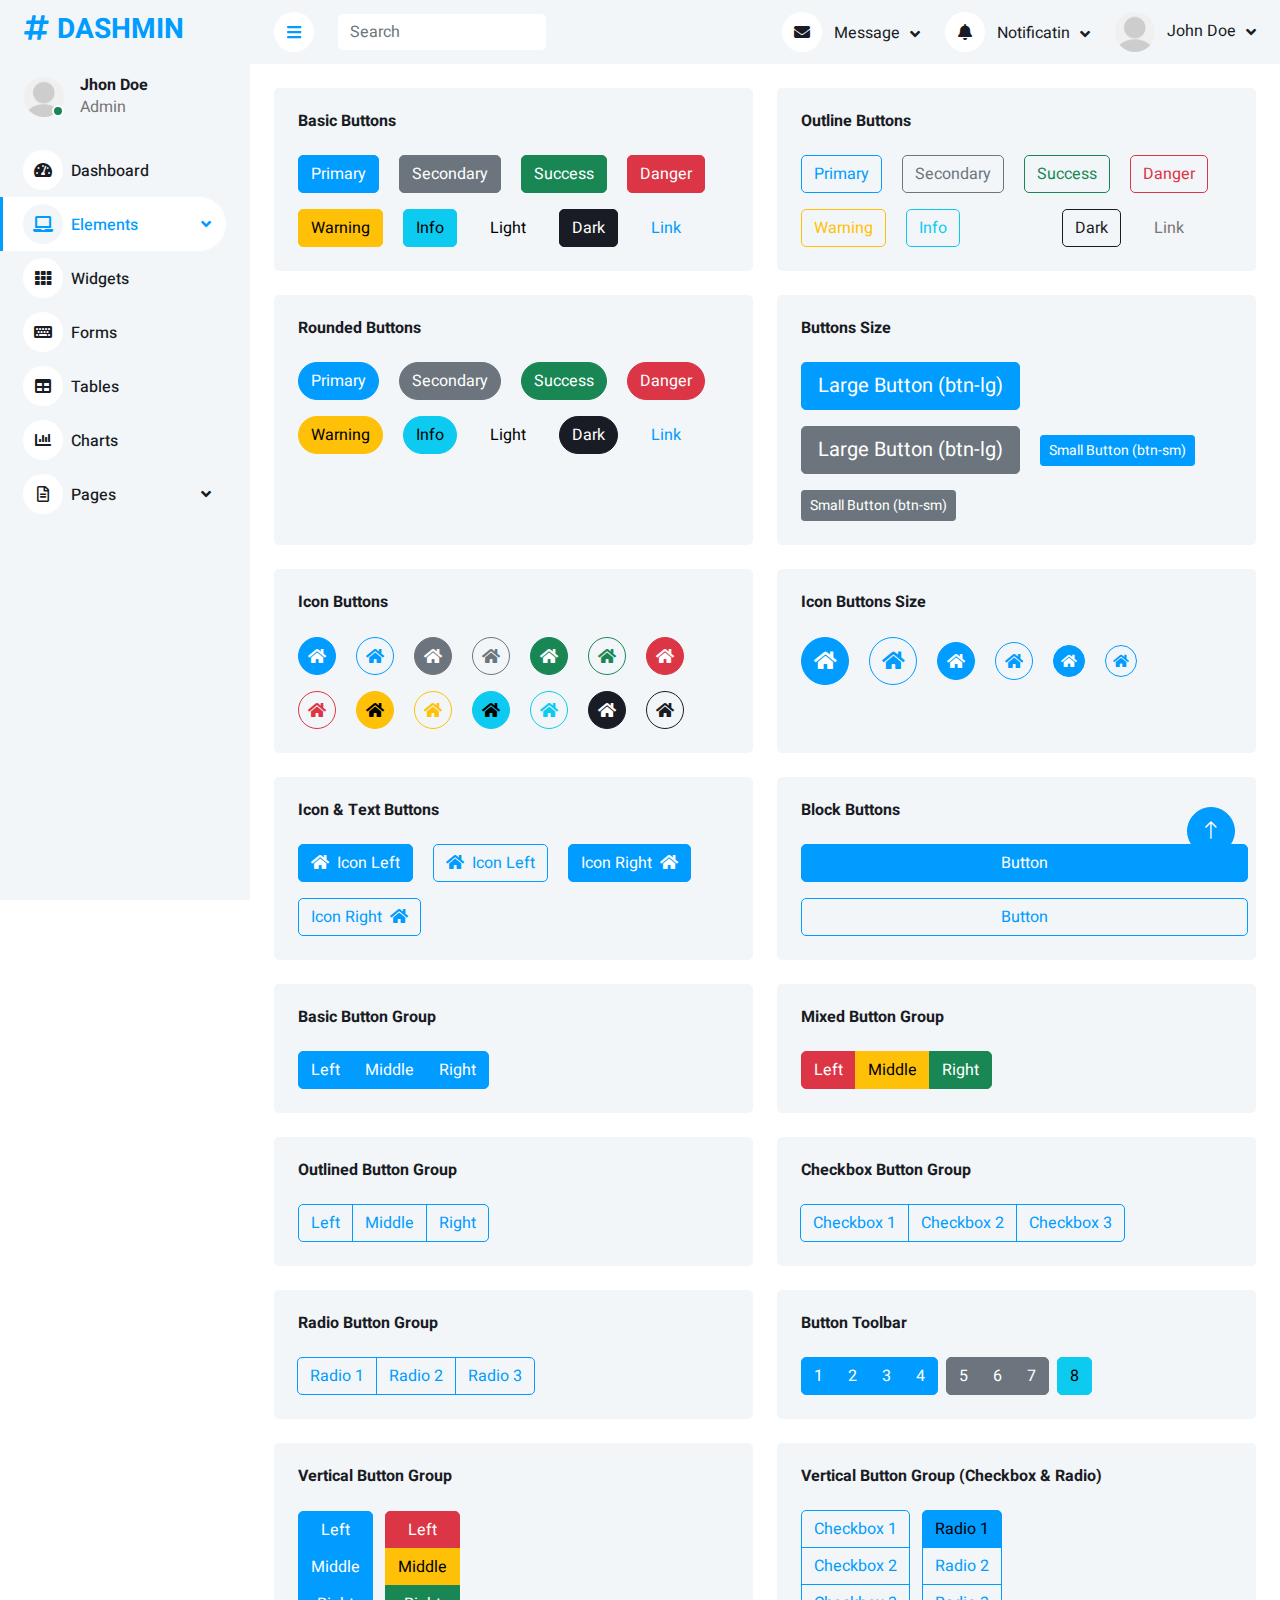
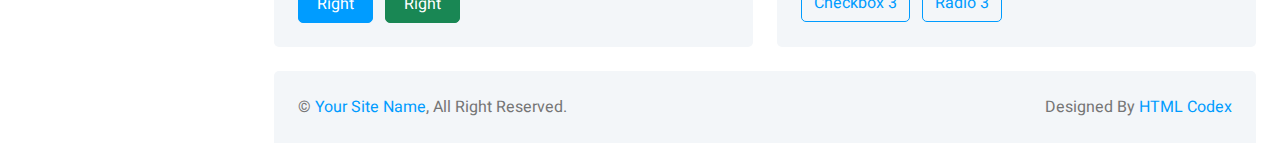
<file: admin/button.html>
<!DOCTYPE html>
<html lang="en">

<head>
    <meta charset="utf-8">
    <title>DASHMIN - Bootstrap Admin Template</title>
    <meta content="width=device-width, initial-scale=1.0" name="viewport">
    <meta content="" name="keywords">
    <meta content="" name="description">

    <!-- Favicon -->
    <link href="img/favicon.ico" rel="icon">

    <!-- Google Web Fonts -->
    <link rel="preconnect" href="https://fonts.googleapis.com">
    <link rel="preconnect" href="https://fonts.gstatic.com" crossorigin>
    <link href="https://fonts.googleapis.com/css2?family=Heebo:wght@400;500;600;700&display=swap" rel="stylesheet">
    
    <!-- Icon Font Stylesheet -->
    <link href="https://cdnjs.cloudflare.com/ajax/libs/font-awesome/5.10.0/css/all.min.css" rel="stylesheet">
    <link href="https://cdn.jsdelivr.net/npm/bootstrap-icons@1.4.1/font/bootstrap-icons.css" rel="stylesheet">

    <!-- Libraries Stylesheet -->
    <link href="lib/owlcarousel/assets/owl.carousel.min.css" rel="stylesheet">
    <link href="lib/tempusdominus/css/tempusdominus-bootstrap-4.min.css" rel="stylesheet" />

    <!-- Customized Bootstrap Stylesheet -->
    <link href="css/bootstrap.min.css" rel="stylesheet">

    <!-- Template Stylesheet -->
    <link href="css/style.css" rel="stylesheet">
</head>

<body>
    <div class="container-fluid position-relative bg-white d-flex p-0">
        <!-- Spinner Start -->
        <div id="spinner" class="show bg-white position-fixed translate-middle w-100 vh-100 top-50 start-50 d-flex align-items-center justify-content-center">
            <div class="spinner-border text-primary" style="width: 3rem; height: 3rem;" role="status">
                <span class="sr-only">Loading...</span>
            </div>
        </div>
        <!-- Spinner End -->


        <!-- Sidebar Start -->
        <div class="sidebar pe-4 pb-3">
            <nav class="navbar bg-light navbar-light">
                <a href="index.html" class="navbar-brand mx-4 mb-3">
                    <h3 class="text-primary"><i class="fa fa-hashtag me-2"></i>DASHMIN</h3>
                </a>
                <div class="d-flex align-items-center ms-4 mb-4">
                    <div class="position-relative">
                        <img class="rounded-circle" src="img/user.jpg" alt="" style="width: 40px; height: 40px;">
                        <div class="bg-success rounded-circle border border-2 border-white position-absolute end-0 bottom-0 p-1"></div>
                    </div>
                    <div class="ms-3">
                        <h6 class="mb-0">Jhon Doe</h6>
                        <span>Admin</span>
                    </div>
                </div>
                <div class="navbar-nav w-100">
                    <a href="index.html" class="nav-item nav-link"><i class="fa fa-tachometer-alt me-2"></i>Dashboard</a>
                    <div class="nav-item dropdown">
                        <a href="#" class="nav-link dropdown-toggle active" data-bs-toggle="dropdown"><i class="fa fa-laptop me-2"></i>Elements</a>
                        <div class="dropdown-menu bg-transparent border-0">
                            <a href="button.html" class="dropdown-item active">Buttons</a>
                            <a href="typography.html" class="dropdown-item">Typography</a>
                            <a href="element.html" class="dropdown-item">Other Elements</a>
                        </div>
                    </div>
                    <a href="widget.html" class="nav-item nav-link"><i class="fa fa-th me-2"></i>Widgets</a>
                    <a href="form.html" class="nav-item nav-link"><i class="fa fa-keyboard me-2"></i>Forms</a>
                    <a href="table.html" class="nav-item nav-link"><i class="fa fa-table me-2"></i>Tables</a>
                    <a href="chart.html" class="nav-item nav-link"><i class="fa fa-chart-bar me-2"></i>Charts</a>
                    <div class="nav-item dropdown">
                        <a href="#" class="nav-link dropdown-toggle" data-bs-toggle="dropdown"><i class="far fa-file-alt me-2"></i>Pages</a>
                        <div class="dropdown-menu bg-transparent border-0">
                            <a href="signin.html" class="dropdown-item">Sign In</a>
                            <a href="signup.html" class="dropdown-item">Sign Up</a>
                            <a href="404.html" class="dropdown-item">404 Error</a>
                            <a href="blank.html" class="dropdown-item">Blank Page</a>
                        </div>
                    </div>
                </div>
            </nav>
        </div>
        <!-- Sidebar End -->


        <!-- Content Start -->
        <div class="content">
            <!-- Navbar Start -->
            <nav class="navbar navbar-expand bg-light navbar-light sticky-top px-4 py-0">
                <a href="index.html" class="navbar-brand d-flex d-lg-none me-4">
                    <h2 class="text-primary mb-0"><i class="fa fa-hashtag"></i></h2>
                </a>
                <a href="#" class="sidebar-toggler flex-shrink-0">
                    <i class="fa fa-bars"></i>
                </a>
                <form class="d-none d-md-flex ms-4">
                    <input class="form-control border-0" type="search" placeholder="Search">
                </form>
                <div class="navbar-nav align-items-center ms-auto">
                    <div class="nav-item dropdown">
                        <a href="#" class="nav-link dropdown-toggle" data-bs-toggle="dropdown">
                            <i class="fa fa-envelope me-lg-2"></i>
                            <span class="d-none d-lg-inline-flex">Message</span>
                        </a>
                        <div class="dropdown-menu dropdown-menu-end bg-light border-0 rounded-0 rounded-bottom m-0">
                            <a href="#" class="dropdown-item">
                                <div class="d-flex align-items-center">
                                    <img class="rounded-circle" src="img/user.jpg" alt="" style="width: 40px; height: 40px;">
                                    <div class="ms-2">
                                        <h6 class="fw-normal mb-0">Jhon send you a message</h6>
                                        <small>15 minutes ago</small>
                                    </div>
                                </div>
                            </a>
                            <hr class="dropdown-divider">
                            <a href="#" class="dropdown-item">
                                <div class="d-flex align-items-center">
                                    <img class="rounded-circle" src="img/user.jpg" alt="" style="width: 40px; height: 40px;">
                                    <div class="ms-2">
                                        <h6 class="fw-normal mb-0">Jhon send you a message</h6>
                                        <small>15 minutes ago</small>
                                    </div>
                                </div>
                            </a>
                            <hr class="dropdown-divider">
                            <a href="#" class="dropdown-item">
                                <div class="d-flex align-items-center">
                                    <img class="rounded-circle" src="img/user.jpg" alt="" style="width: 40px; height: 40px;">
                                    <div class="ms-2">
                                        <h6 class="fw-normal mb-0">Jhon send you a message</h6>
                                        <small>15 minutes ago</small>
                                    </div>
                                </div>
                            </a>
                            <hr class="dropdown-divider">
                            <a href="#" class="dropdown-item text-center">See all message</a>
                        </div>
                    </div>
                    <div class="nav-item dropdown">
                        <a href="#" class="nav-link dropdown-toggle" data-bs-toggle="dropdown">
                            <i class="fa fa-bell me-lg-2"></i>
                            <span class="d-none d-lg-inline-flex">Notificatin</span>
                        </a>
                        <div class="dropdown-menu dropdown-menu-end bg-light border-0 rounded-0 rounded-bottom m-0">
                            <a href="#" class="dropdown-item">
                                <h6 class="fw-normal mb-0">Profile updated</h6>
                                <small>15 minutes ago</small>
                            </a>
                            <hr class="dropdown-divider">
                            <a href="#" class="dropdown-item">
                                <h6 class="fw-normal mb-0">New user added</h6>
                                <small>15 minutes ago</small>
                            </a>
                            <hr class="dropdown-divider">
                            <a href="#" class="dropdown-item">
                                <h6 class="fw-normal mb-0">Password changed</h6>
                                <small>15 minutes ago</small>
                            </a>
                            <hr class="dropdown-divider">
                            <a href="#" class="dropdown-item text-center">See all notifications</a>
                        </div>
                    </div>
                    <div class="nav-item dropdown">
                        <a href="#" class="nav-link dropdown-toggle" data-bs-toggle="dropdown">
                            <img class="rounded-circle me-lg-2" src="img/user.jpg" alt="" style="width: 40px; height: 40px;">
                            <span class="d-none d-lg-inline-flex">John Doe</span>
                        </a>
                        <div class="dropdown-menu dropdown-menu-end bg-light border-0 rounded-0 rounded-bottom m-0">
                            <a href="#" class="dropdown-item">My Profile</a>
                            <a href="#" class="dropdown-item">Settings</a>
                            <a href="#" class="dropdown-item">Log Out</a>
                        </div>
                    </div>
                </div>
            </nav>
            <!-- Navbar End -->


            <!-- Button Start -->
            <div class="container-fluid pt-4 px-4">
                <div class="row g-4">
                    <div class="col-sm-12 col-xl-6">
                        <div class="bg-light rounded h-100 p-4">
                            <h6 class="mb-4">Basic Buttons</h6>
                            <div class="m-n2">
                                <button type="button" class="btn btn-primary m-2">Primary</button>
                                <button type="button" class="btn btn-secondary m-2">Secondary</button>
                                <button type="button" class="btn btn-success m-2">Success</button>
                                <button type="button" class="btn btn-danger m-2">Danger</button>
                                <button type="button" class="btn btn-warning m-2">Warning</button>
                                <button type="button" class="btn btn-info m-2">Info</button>
                                <button type="button" class="btn btn-light m-2">Light</button>
                                <button type="button" class="btn btn-dark m-2">Dark</button>
                                <button type="button" class="btn btn-link m-2">Link</button>
                            </div>
                        </div>
                    </div>
                    <div class="col-sm-12 col-xl-6">
                        <div class="bg-light rounded h-100 p-4">
                            <h6 class="mb-4">Outline Buttons</h6>
                            <div class="m-n2">
                                <button type="button" class="btn btn-outline-primary m-2">Primary</button>
                                <button type="button" class="btn btn-outline-secondary m-2">Secondary</button>
                                <button type="button" class="btn btn-outline-success m-2">Success</button>
                                <button type="button" class="btn btn-outline-danger m-2">Danger</button>
                                <button type="button" class="btn btn-outline-warning m-2">Warning</button>
                                <button type="button" class="btn btn-outline-info m-2">Info</button>
                                <button type="button" class="btn btn-outline-light m-2">Light</button>
                                <button type="button" class="btn btn-outline-dark m-2">Dark</button>
                                <button type="button" class="btn btn-outline-link m-2">Link</button>
                            </div>
                        </div>
                    </div>
                    <div class="col-sm-12 col-xl-6">
                        <div class="bg-light rounded h-100 p-4">
                            <h6 class="mb-4">Rounded Buttons</h6>
                            <div class="m-n2">
                                <button type="button" class="btn btn-primary rounded-pill m-2">Primary</button>
                                <button type="button" class="btn btn-secondary rounded-pill m-2">Secondary</button>
                                <button type="button" class="btn btn-success rounded-pill m-2">Success</button>
                                <button type="button" class="btn btn-danger rounded-pill m-2">Danger</button>
                                <button type="button" class="btn btn-warning rounded-pill m-2">Warning</button>
                                <button type="button" class="btn btn-info rounded-pill m-2">Info</button>
                                <button type="button" class="btn btn-light rounded-pill m-2">Light</button>
                                <button type="button" class="btn btn-dark rounded-pill m-2">Dark</button>
                                <button type="button" class="btn btn-link rounded-pill m-2">Link</button>
                            </div>
                        </div>
                    </div>
                    <div class="col-sm-12 col-xl-6">
                        <div class="bg-light rounded h-100 p-4">
                            <h6 class="mb-4">Buttons Size</h6>
                            <div class="m-n2">
                                <button type="button" class="btn btn-lg btn-primary m-2">Large Button (btn-lg)</button>
                                <button type="button" class="btn btn-lg btn-secondary m-2">Large Button (btn-lg)</button>
                                <button type="button" class="btn btn-sm btn-primary m-2">Small Button (btn-sm)</button>
                                <button type="button" class="btn btn-sm btn-secondary m-2">Small Button (btn-sm)</button>
                            </div>
                        </div>
                    </div>
                    <div class="col-sm-12 col-xl-6">
                        <div class="bg-light rounded h-100 p-4">
                            <h6 class="mb-4">Icon Buttons</h6>
                            <div class="m-n2">
                                <button type="button" class="btn btn-square btn-primary m-2"><i class="fa fa-home"></i></button>
                                <button type="button" class="btn btn-square btn-outline-primary m-2"><i class="fa fa-home"></i></button>
                                <button type="button" class="btn btn-square btn-secondary m-2"><i class="fa fa-home"></i></button>
                                <button type="button" class="btn btn-square btn-outline-secondary m-2"><i class="fa fa-home"></i></button>
                                <button type="button" class="btn btn-square btn-success m-2"><i class="fa fa-home"></i></button>
                                <button type="button" class="btn btn-square btn-outline-success m-2"><i class="fa fa-home"></i></button>
                                <button type="button" class="btn btn-square btn-danger m-2"><i class="fa fa-home"></i></button>
                                <button type="button" class="btn btn-square btn-outline-danger m-2"><i class="fa fa-home"></i></button>
                                <button type="button" class="btn btn-square btn-warning m-2"><i class="fa fa-home"></i></button>
                                <button type="button" class="btn btn-square btn-outline-warning m-2"><i class="fa fa-home"></i></button>
                                <button type="button" class="btn btn-square btn-info m-2"><i class="fa fa-home"></i></button>
                                <button type="button" class="btn btn-square btn-outline-info m-2"><i class="fa fa-home"></i></button>
                                <button type="button" class="btn btn-square btn-dark m-2"><i class="fa fa-home"></i></button>
                                <button type="button" class="btn btn-square btn-outline-dark m-2"><i class="fa fa-home"></i></button>
                            </div>
                        </div>
                    </div>
                    <div class="col-sm-12 col-xl-6">
                        <div class="bg-light rounded h-100 p-4">
                            <h6 class="mb-4">Icon Buttons Size</h6>
                            <div class="m-n2">
                                <button type="button" class="btn btn-lg btn-lg-square btn-primary m-2"><i class="fa fa-home"></i></button>
                                <button type="button" class="btn btn-lg btn-lg-square btn-outline-primary m-2"><i class="fa fa-home"></i></button>
                                <button type="button" class="btn btn-square btn-primary m-2"><i class="fa fa-home"></i></button>
                                <button type="button" class="btn btn-square btn-outline-primary m-2"><i class="fa fa-home"></i></button>
                                <button type="button" class="btn btn-sm btn-sm-square btn-primary m-2"><i class="fa fa-home"></i></button>
                                <button type="button" class="btn btn-sm btn-sm-square btn-outline-primary m-2"><i class="fa fa-home"></i></button>
                            </div>
                        </div>
                    </div>
                    <div class="col-sm-12 col-xl-6">
                        <div class="bg-light rounded h-100 p-4">
                            <h6 class="mb-4">Icon & Text Buttons</h6>
                            <div class="m-n2">
                                <button type="button" class="btn btn-primary m-2"><i class="fa fa-home me-2"></i>Icon Left</button>
                                <button type="button" class="btn btn-outline-primary m-2"><i class="fa fa-home me-2"></i>Icon Left</button>
                                <button type="button" class="btn btn-primary m-2">Icon Right<i class="fa fa-home ms-2"></i></button>
                                <button type="button" class="btn btn-outline-primary m-2">Icon Right<i class="fa fa-home ms-2"></i></button>
                            </div>
                        </div>
                    </div>
                    <div class="col-sm-12 col-xl-6">
                        <div class="bg-light rounded h-100 p-4">
                            <h6 class="mb-4">Block Buttons</h6>
                            <div class="m-n2">
                                <button class="btn btn-primary w-100 m-2" type="button">Button</button>
                                <button class="btn btn-outline-primary w-100 m-2" type="button">Button</button>
                            </div>
                        </div>
                    </div>
                    <div class="col-sm-12 col-xl-6">
                        <div class="bg-light rounded h-100 p-4">
                            <h6 class="mb-4">Basic Button Group</h6>
                            <div class="btn-group" role="group">
                                <button type="button" class="btn btn-primary">Left</button>
                                <button type="button" class="btn btn-primary">Middle</button>
                                <button type="button" class="btn btn-primary">Right</button>
                            </div>
                        </div>
                    </div>
                    <div class="col-sm-12 col-xl-6">
                        <div class="bg-light rounded h-100 p-4">
                            <h6 class="mb-4">Mixed Button Group</h6>
                            <div class="btn-group" role="group">
                                <button type="button" class="btn btn-danger">Left</button>
                                <button type="button" class="btn btn-warning">Middle</button>
                                <button type="button" class="btn btn-success">Right</button>
                            </div>
                        </div>
                    </div>
                    <div class="col-sm-12 col-xl-6">
                        <div class="bg-light rounded h-100 p-4">
                            <h6 class="mb-4">Outlined Button Group</h6>
                            <div class="btn-group" role="group">
                                <button type="button" class="btn btn-outline-primary">Left</button>
                                <button type="button" class="btn btn-outline-primary">Middle</button>
                                <button type="button" class="btn btn-outline-primary">Right</button>
                            </div>
                        </div>
                    </div>
                    <div class="col-sm-12 col-xl-6">
                        <div class="bg-light rounded h-100 p-4">
                            <h6 class="mb-4">Checkbox Button Group</h6>
                            <div class="btn-group" role="group">
                                <input type="checkbox" class="btn-check" id="btncheck1" autocomplete="off">
                                <label class="btn btn-outline-primary" for="btncheck1">Checkbox 1</label>

                                <input type="checkbox" class="btn-check" id="btncheck2" autocomplete="off">
                                <label class="btn btn-outline-primary" for="btncheck2">Checkbox 2</label>

                                <input type="checkbox" class="btn-check" id="btncheck3" autocomplete="off">
                                <label class="btn btn-outline-primary" for="btncheck3">Checkbox 3</label>
                            </div>
                        </div>
                    </div>
                    <div class="col-sm-12 col-xl-6">
                        <div class="bg-light rounded h-100 p-4">
                            <h6 class="mb-4">Radio Button Group</h6>
                            <div class="btn-group" role="group">
                                <input type="radio" class="btn-check" name="btnradio" id="btnradio1" autocomplete="off"
                                    checked>
                                <label class="btn btn-outline-primary" for="btnradio1">Radio 1</label>

                                <input type="radio" class="btn-check" name="btnradio" id="btnradio2" autocomplete="off">
                                <label class="btn btn-outline-primary" for="btnradio2">Radio 2</label>

                                <input type="radio" class="btn-check" name="btnradio" id="btnradio3" autocomplete="off">
                                <label class="btn btn-outline-primary" for="btnradio3">Radio 3</label>
                            </div>
                        </div>
                    </div>
                    <div class="col-sm-12 col-xl-6">
                        <div class="bg-light rounded h-100 p-4">
                            <h6 class="mb-4">Button Toolbar</h6>
                            <div class="btn-toolbar" role="toolbar">
                                <div class="btn-group me-2" role="group" aria-label="First group">
                                    <button type="button" class="btn btn-primary">1</button>
                                    <button type="button" class="btn btn-primary">2</button>
                                    <button type="button" class="btn btn-primary">3</button>
                                    <button type="button" class="btn btn-primary">4</button>
                                </div>
                                <div class="btn-group me-2" role="group" aria-label="Second group">
                                    <button type="button" class="btn btn-secondary">5</button>
                                    <button type="button" class="btn btn-secondary">6</button>
                                    <button type="button" class="btn btn-secondary">7</button>
                                </div>
                                <div class="btn-group" role="group" aria-label="Third group">
                                    <button type="button" class="btn btn-info">8</button>
                                </div>
                            </div>
                        </div>
                    </div>
                    <div class="col-sm-12 col-xl-6">
                        <div class="bg-light rounded h-100 p-4">
                            <h6 class="mb-4">Vertical Button Group</h6>
                            <div class="btn-group-vertical me-2" role="group">
                                <button type="button" class="btn btn-primary">Left</button>
                                <button type="button" class="btn btn-primary">Middle</button>
                                <button type="button" class="btn btn-primary">Right</button>
                            </div>
                            <div class="btn-group-vertical" role="group">
                                <button type="button" class="btn btn-danger">Left</button>
                                <button type="button" class="btn btn-warning">Middle</button>
                                <button type="button" class="btn btn-success">Right</button>
                            </div>
                        </div>
                    </div>
                    <div class="col-sm-12 col-xl-6">
                        <div class="bg-light rounded h-100 p-4">
                            <h6 class="mb-4">Vertical Button Group (Checkbox & Radio)</h6>
                            <div class="btn-group-vertical me-2" role="group">
                                <input type="checkbox" class="btn-check" id="btncheck1" autocomplete="off">
                                <label class="btn btn-outline-primary" for="btncheck1">Checkbox 1</label>

                                <input type="checkbox" class="btn-check" id="btncheck2" autocomplete="off">
                                <label class="btn btn-outline-primary" for="btncheck2">Checkbox 2</label>

                                <input type="checkbox" class="btn-check" id="btncheck3" autocomplete="off">
                                <label class="btn btn-outline-primary" for="btncheck3">Checkbox 3</label>
                            </div>
                            <div class="btn-group-vertical" role="group">
                                <input type="radio" class="btn-check" name="btnradio" id="btnradio1" autocomplete="off"
                                    checked>
                                <label class="btn btn-outline-primary" for="btnradio1">Radio 1</label>

                                <input type="radio" class="btn-check" name="btnradio" id="btnradio2" autocomplete="off">
                                <label class="btn btn-outline-primary" for="btnradio2">Radio 2</label>

                                <input type="radio" class="btn-check" name="btnradio" id="btnradio3" autocomplete="off">
                                <label class="btn btn-outline-primary" for="btnradio3">Radio 3</label>
                            </div>
                        </div>
                    </div>
                </div>
            </div>
            <!-- Button End -->


            <!-- Footer Start -->
            <div class="container-fluid pt-4 px-4">
                <div class="bg-light rounded-top p-4">
                    <div class="row">
                        <div class="col-12 col-sm-6 text-center text-sm-start">
                            &copy; <a href="#">Your Site Name</a>, All Right Reserved. 
                        </div>
                        <div class="col-12 col-sm-6 text-center text-sm-end">
                            <!--/*** This template is free as long as you keep the footer author’s credit link/attribution link/backlink. If you'd like to use the template without the footer author’s credit link/attribution link/backlink, you can purchase the Credit Removal License from "https://htmlcodex.com/credit-removal". Thank you for your support. ***/-->
                            Designed By <a href="https://htmlcodex.com">HTML Codex</a>
                        </div>
                    </div>
                </div>
            </div>
            <!-- Footer End -->
        </div>
        <!-- Content End -->


        <!-- Back to Top -->
        <a href="#" class="btn btn-lg btn-primary btn-lg-square back-to-top"><i class="bi bi-arrow-up"></i></a>
    </div>

    <!-- JavaScript Libraries -->
    <script src="https://code.jquery.com/jquery-3.4.1.min.js"></script>
    <script src="https://cdn.jsdelivr.net/npm/bootstrap@5.0.0/dist/js/bootstrap.bundle.min.js"></script>
    <script src="lib/chart/chart.min.js"></script>
    <script src="lib/easing/easing.min.js"></script>
    <script src="lib/waypoints/waypoints.min.js"></script>
    <script src="lib/owlcarousel/owl.carousel.min.js"></script>
    <script src="lib/tempusdominus/js/moment.min.js"></script>
    <script src="lib/tempusdominus/js/moment-timezone.min.js"></script>
    <script src="lib/tempusdominus/js/tempusdominus-bootstrap-4.min.js"></script>

    <!-- Template Javascript -->
    <script src="js/main.js"></script>
</body>

</html>
</file>
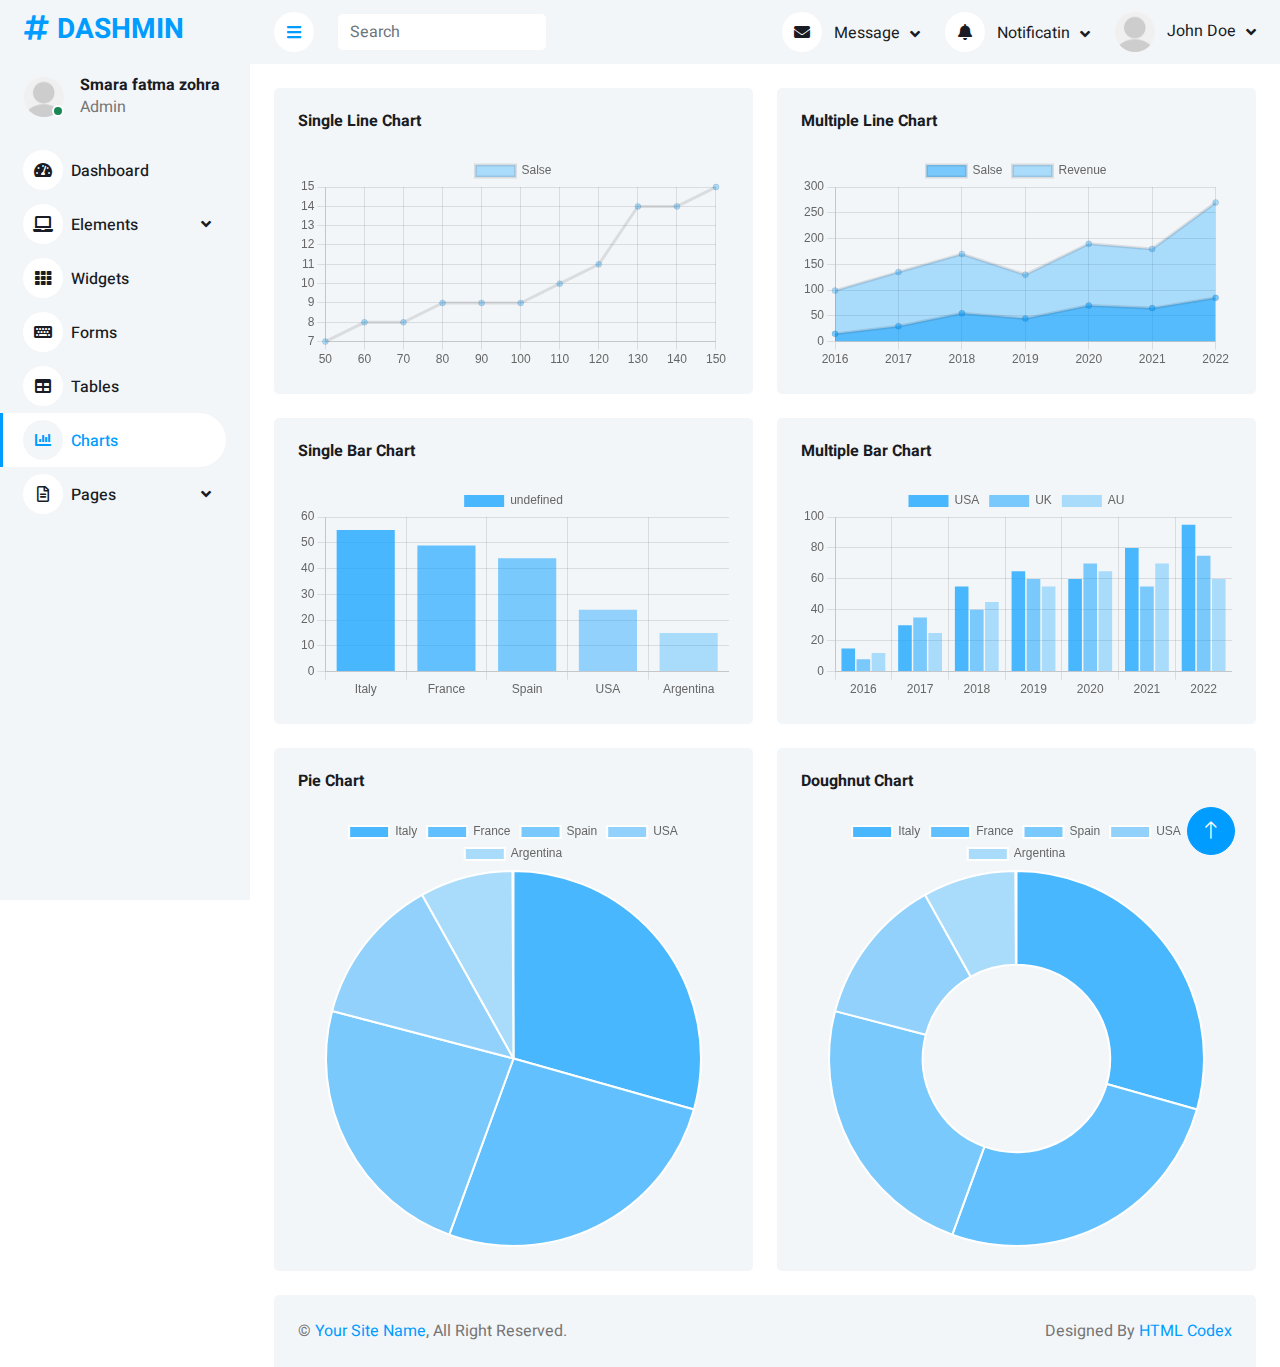
<file: admin/chart.html>
<!DOCTYPE html>
<html lang="en">

<head>
    <meta charset="utf-8">
    <title>DASHMIN - Bootstrap Admin Template</title>
    <meta content="width=device-width, initial-scale=1.0" name="viewport">
    <meta content="" name="keywords">
    <meta content="" name="description">

    <!-- Favicon -->
    <link href="img/favicon.ico" rel="icon">

    <!-- Google Web Fonts -->
    <link rel="preconnect" href="https://fonts.googleapis.com">
    <link rel="preconnect" href="https://fonts.gstatic.com" crossorigin>
    <link href="https://fonts.googleapis.com/css2?family=Heebo:wght@400;500;600;700&display=swap" rel="stylesheet">
    
    <!-- Icon Font Stylesheet -->
    <link href="https://cdnjs.cloudflare.com/ajax/libs/font-awesome/5.10.0/css/all.min.css" rel="stylesheet">
    <link href="https://cdn.jsdelivr.net/npm/bootstrap-icons@1.4.1/font/bootstrap-icons.css" rel="stylesheet">

    <!-- Libraries Stylesheet -->
    <link href="lib/owlcarousel/assets/owl.carousel.min.css" rel="stylesheet">
    <link href="lib/tempusdominus/css/tempusdominus-bootstrap-4.min.css" rel="stylesheet" />

    <!-- Customized Bootstrap Stylesheet -->
    <link href="css/bootstrap.min.css" rel="stylesheet">

    <!-- Template Stylesheet -->
    <link href="css/style.css" rel="stylesheet">
</head>

<body>
    <div class="container-fluid position-relative bg-white d-flex p-0">
        <!-- Spinner Start -->
        <div id="spinner" class="show bg-white position-fixed translate-middle w-100 vh-100 top-50 start-50 d-flex align-items-center justify-content-center">
            <div class="spinner-border text-primary" style="width: 3rem; height: 3rem;" role="status">
                <span class="sr-only">Loading...</span>
            </div>
        </div>
        <!-- Spinner End -->


        <!-- Sidebar Start -->
        <div class="sidebar pe-4 pb-3">
            <nav class="navbar bg-light navbar-light">
                <a href="index.html" class="navbar-brand mx-4 mb-3">
                    <h3 class="text-primary"><i class="fa fa-hashtag me-2"></i>DASHMIN</h3>
                </a>
                <div class="d-flex align-items-center ms-4 mb-4">
                    <div class="position-relative">
                        <img class="rounded-circle" src="img/user.jpg" alt="" style="width: 40px; height: 40px;">
                        <div class="bg-success rounded-circle border border-2 border-white position-absolute end-0 bottom-0 p-1"></div>
                    </div>
                    <div class="ms-3">
                        <h6 class="mb-0">Smara fatma zohra</h6>
                        <span>Admin</span>
                    </div>
                </div>
                <div class="navbar-nav w-100">
                    <a href="index.html" class="nav-item nav-link"><i class="fa fa-tachometer-alt me-2"></i>Dashboard</a>
                    <div class="nav-item dropdown">
                        <a href="#" class="nav-link dropdown-toggle" data-bs-toggle="dropdown"><i class="fa fa-laptop me-2"></i>Elements</a>
                        <div class="dropdown-menu bg-transparent border-0">
                            <a href="button.html" class="dropdown-item">Buttons</a>
                            <a href="typography.html" class="dropdown-item">Typography</a>
                            <a href="element.html" class="dropdown-item">Other Elements</a>
                        </div>
                    </div>
                    <a href="widget.html" class="nav-item nav-link"><i class="fa fa-th me-2"></i>Widgets</a>
                    <a href="form.html" class="nav-item nav-link"><i class="fa fa-keyboard me-2"></i>Forms</a>
                    <a href="table.html" class="nav-item nav-link"><i class="fa fa-table me-2"></i>Tables</a>
                    <a href="chart.html" class="nav-item nav-link active"><i class="fa fa-chart-bar me-2"></i>Charts</a>
                    <div class="nav-item dropdown">
                        <a href="#" class="nav-link dropdown-toggle" data-bs-toggle="dropdown"><i class="far fa-file-alt me-2"></i>Pages</a>
                        <div class="dropdown-menu bg-transparent border-0">
                            <a href="signin.html" class="dropdown-item">Sign In</a>
                            <a href="signup.html" class="dropdown-item">Sign Up</a>
                            <a href="404.html" class="dropdown-item">404 Error</a>
                            <a href="blank.html" class="dropdown-item">Blank Page</a>
                        </div>
                    </div>
                </div>
            </nav>
        </div>
        <!-- Sidebar End -->


        <!-- Content Start -->
        <div class="content">
            <!-- Navbar Start -->
            <nav class="navbar navbar-expand bg-light navbar-light sticky-top px-4 py-0">
                <a href="index.html" class="navbar-brand d-flex d-lg-none me-4">
                    <h2 class="text-primary mb-0"><i class="fa fa-hashtag"></i></h2>
                </a>
                <a href="#" class="sidebar-toggler flex-shrink-0">
                    <i class="fa fa-bars"></i>
                </a>
                <form class="d-none d-md-flex ms-4">
                    <input class="form-control border-0" type="search" placeholder="Search">
                </form>
                <div class="navbar-nav align-items-center ms-auto">
                    <div class="nav-item dropdown">
                        <a href="#" class="nav-link dropdown-toggle" data-bs-toggle="dropdown">
                            <i class="fa fa-envelope me-lg-2"></i>
                            <span class="d-none d-lg-inline-flex">Message</span>
                        </a>
                        <div class="dropdown-menu dropdown-menu-end bg-light border-0 rounded-0 rounded-bottom m-0">
                            <a href="#" class="dropdown-item">
                                <div class="d-flex align-items-center">
                                    <img class="rounded-circle" src="img/user.jpg" alt="" style="width: 40px; height: 40px;">
                                    <div class="ms-2">
                                        <h6 class="fw-normal mb-0">Jhon send you a message</h6>
                                        <small>15 minutes ago</small>
                                    </div>
                                </div>
                            </a>
                            <hr class="dropdown-divider">
                            <a href="#" class="dropdown-item">
                                <div class="d-flex align-items-center">
                                    <img class="rounded-circle" src="img/user.jpg" alt="" style="width: 40px; height: 40px;">
                                    <div class="ms-2">
                                        <h6 class="fw-normal mb-0">Jhon send you a message</h6>
                                        <small>15 minutes ago</small>
                                    </div>
                                </div>
                            </a>
                            <hr class="dropdown-divider">
                            <a href="#" class="dropdown-item">
                                <div class="d-flex align-items-center">
                                    <img class="rounded-circle" src="img/user.jpg" alt="" style="width: 40px; height: 40px;">
                                    <div class="ms-2">
                                        <h6 class="fw-normal mb-0">Jhon send you a message</h6>
                                        <small>15 minutes ago</small>
                                    </div>
                                </div>
                            </a>
                            <hr class="dropdown-divider">
                            <a href="#" class="dropdown-item text-center">See all message</a>
                        </div>
                    </div>
                    <div class="nav-item dropdown">
                        <a href="#" class="nav-link dropdown-toggle" data-bs-toggle="dropdown">
                            <i class="fa fa-bell me-lg-2"></i>
                            <span class="d-none d-lg-inline-flex">Notificatin</span>
                        </a>
                        <div class="dropdown-menu dropdown-menu-end bg-light border-0 rounded-0 rounded-bottom m-0">
                            <a href="#" class="dropdown-item">
                                <h6 class="fw-normal mb-0">Profile updated</h6>
                                <small>15 minutes ago</small>
                            </a>
                            <hr class="dropdown-divider">
                            <a href="#" class="dropdown-item">
                                <h6 class="fw-normal mb-0">New user added</h6>
                                <small>15 minutes ago</small>
                            </a>
                            <hr class="dropdown-divider">
                            <a href="#" class="dropdown-item">
                                <h6 class="fw-normal mb-0">Password changed</h6>
                                <small>15 minutes ago</small>
                            </a>
                            <hr class="dropdown-divider">
                            <a href="#" class="dropdown-item text-center">See all notifications</a>
                        </div>
                    </div>
                    <div class="nav-item dropdown">
                        <a href="#" class="nav-link dropdown-toggle" data-bs-toggle="dropdown">
                            <img class="rounded-circle me-lg-2" src="img/user.jpg" alt="" style="width: 40px; height: 40px;">
                            <span class="d-none d-lg-inline-flex">John Doe</span>
                        </a>
                        <div class="dropdown-menu dropdown-menu-end bg-light border-0 rounded-0 rounded-bottom m-0">
                            <a href="#" class="dropdown-item">My Profile</a>
                            <a href="#" class="dropdown-item">Settings</a>
                            <a href="#" class="dropdown-item">Log Out</a>
                        </div>
                    </div>
                </div>
            </nav>
            <!-- Navbar End -->


            <!-- Chart Start -->
            <div class="container-fluid pt-4 px-4">
                <div class="row g-4">
                    <div class="col-sm-12 col-xl-6">
                        <div class="bg-light rounded h-100 p-4">
                            <h6 class="mb-4">Single Line Chart</h6>
                            <canvas id="line-chart"></canvas>
                        </div>
                    </div>
                    <div class="col-sm-12 col-xl-6">
                        <div class="bg-light rounded h-100 p-4">
                            <h6 class="mb-4">Multiple Line Chart</h6>
                            <canvas id="salse-revenue"></canvas>
                        </div>
                    </div>
                    <div class="col-sm-12 col-xl-6">
                        <div class="bg-light rounded h-100 p-4">
                            <h6 class="mb-4">Single Bar Chart</h6>
                            <canvas id="bar-chart"></canvas>
                        </div>
                    </div>
                    <div class="col-sm-12 col-xl-6">
                        <div class="bg-light rounded h-100 p-4">
                            <h6 class="mb-4">Multiple Bar Chart</h6>
                            <canvas id="worldwide-sales"></canvas>
                        </div>
                    </div>
                    <div class="col-sm-12 col-xl-6">
                        <div class="bg-light rounded h-100 p-4">
                            <h6 class="mb-4">Pie Chart</h6>
                            <canvas id="pie-chart"></canvas>
                        </div>
                    </div>
                    <div class="col-sm-12 col-xl-6">
                        <div class="bg-light rounded h-100 p-4">
                            <h6 class="mb-4">Doughnut Chart</h6>
                            <canvas id="doughnut-chart"></canvas>
                        </div>
                    </div>
                </div>
            </div>
            <!-- Chart End -->


            <!-- Footer Start -->
            <div class="container-fluid pt-4 px-4">
                <div class="bg-light rounded-top p-4">
                    <div class="row">
                        <div class="col-12 col-sm-6 text-center text-sm-start">
                            &copy; <a href="#">Your Site Name</a>, All Right Reserved. 
                        </div>
                        <div class="col-12 col-sm-6 text-center text-sm-end">
                            <!--/*** This template is free as long as you keep the footer author’s credit link/attribution link/backlink. If you'd like to use the template without the footer author’s credit link/attribution link/backlink, you can purchase the Credit Removal License from "https://htmlcodex.com/credit-removal". Thank you for your support. ***/-->
                            Designed By <a href="https://htmlcodex.com">HTML Codex</a>
                        </div>
                    </div>
                </div>
            </div>
            <!-- Footer End -->
        </div>
        <!-- Content End -->


        <!-- Back to Top -->
        <a href="#" class="btn btn-lg btn-primary btn-lg-square back-to-top"><i class="bi bi-arrow-up"></i></a>
    </div>

    <!-- JavaScript Libraries -->
    <script src="https://code.jquery.com/jquery-3.4.1.min.js"></script>
    <script src="https://cdn.jsdelivr.net/npm/bootstrap@5.0.0/dist/js/bootstrap.bundle.min.js"></script>
    <script src="lib/chart/chart.min.js"></script>
    <script src="lib/easing/easing.min.js"></script>
    <script src="lib/waypoints/waypoints.min.js"></script>
    <script src="lib/owlcarousel/owl.carousel.min.js"></script>
    <script src="lib/tempusdominus/js/moment.min.js"></script>
    <script src="lib/tempusdominus/js/moment-timezone.min.js"></script>
    <script src="lib/tempusdominus/js/tempusdominus-bootstrap-4.min.js"></script>

    <!-- Template Javascript -->
    <script src="js/main.js"></script>
</body>

</html>
</file>
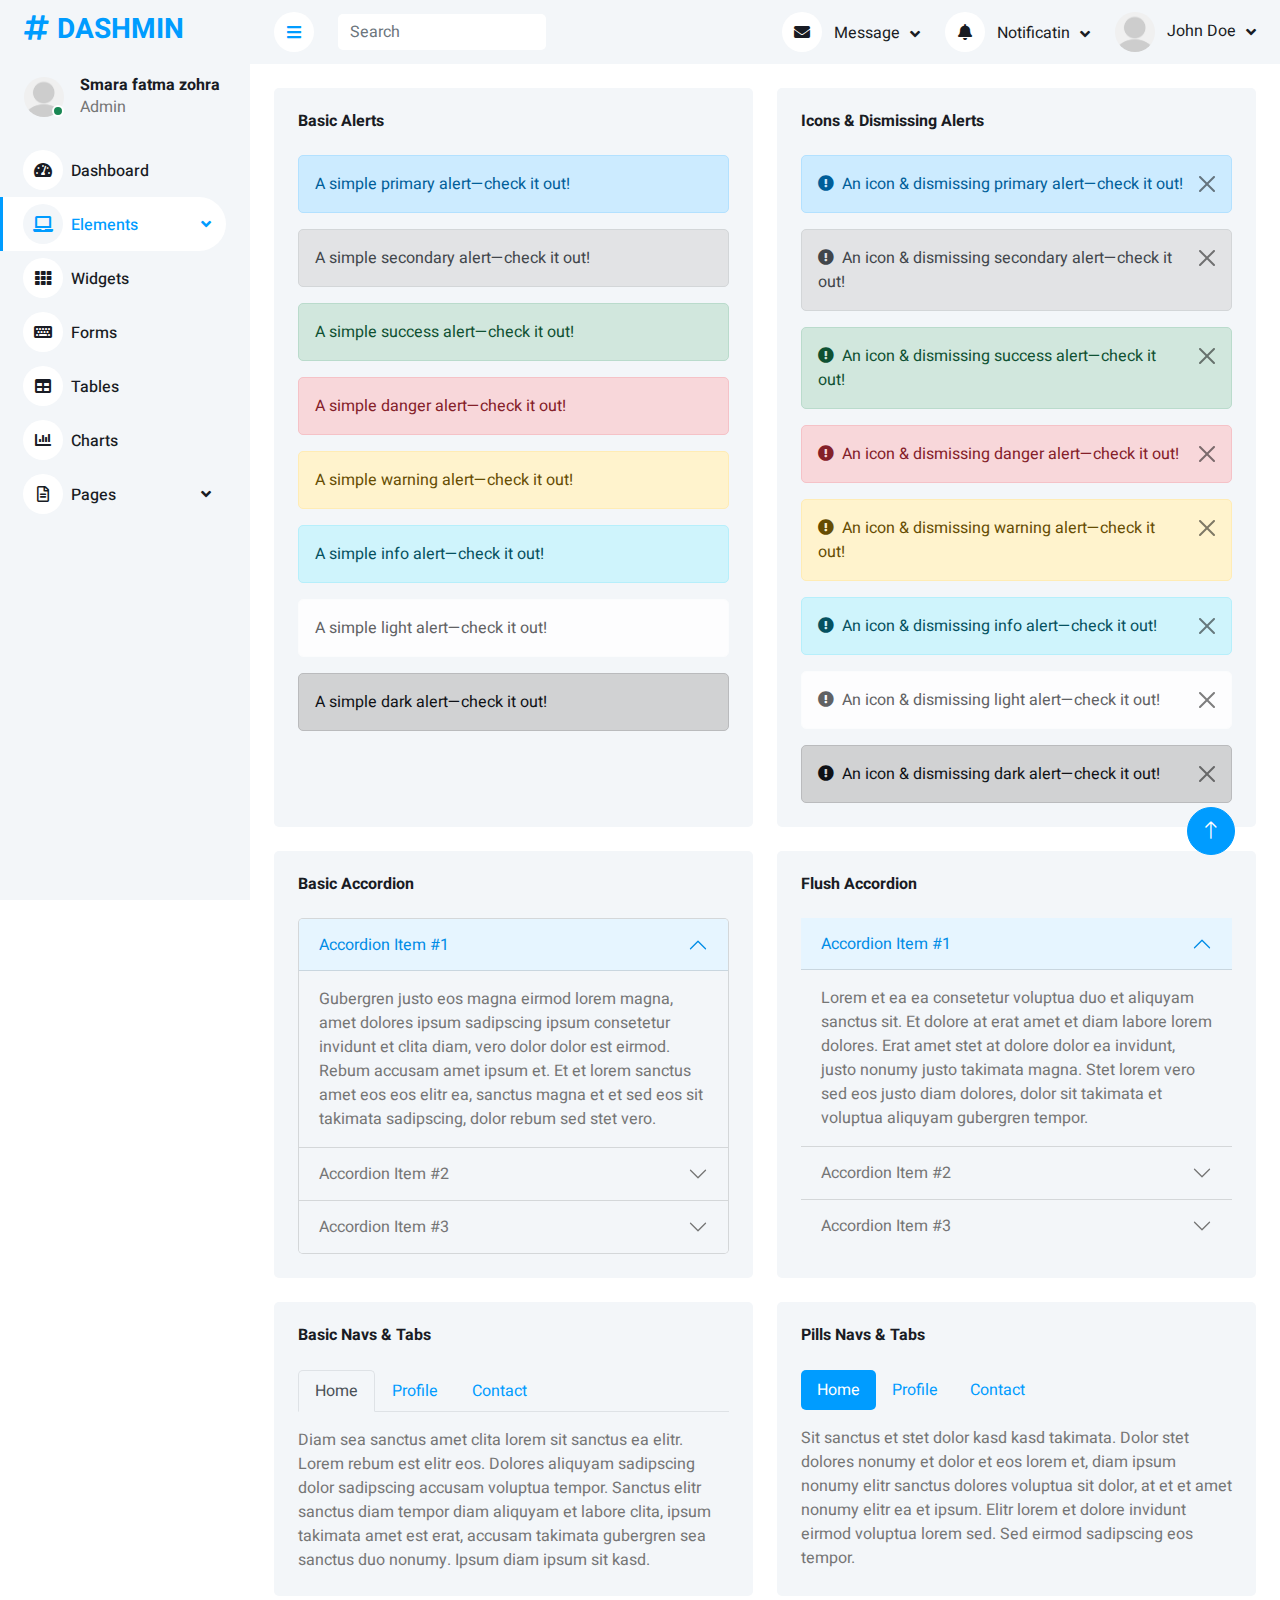
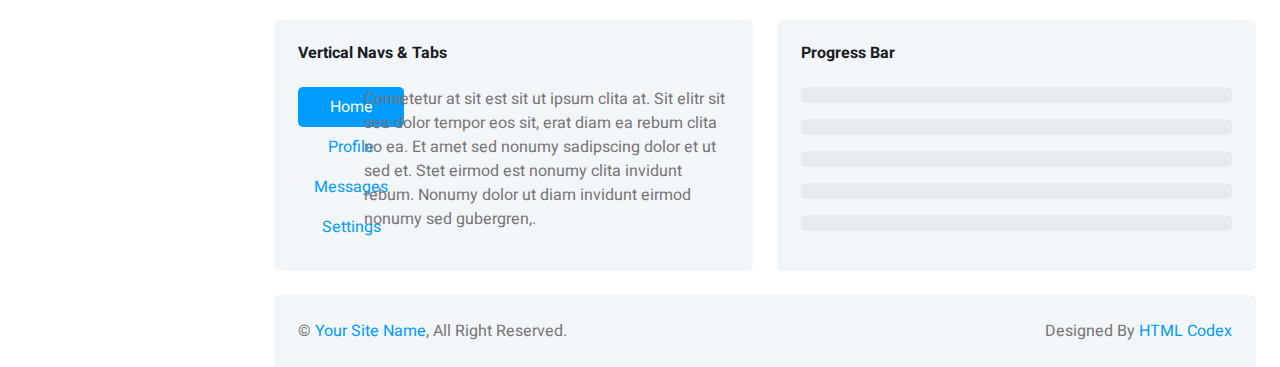
<file: admin/element.html>
<!DOCTYPE html>
<html lang="en">

<head>
    <meta charset="utf-8">
    <title>DASHMIN - Bootstrap Admin Template</title>
    <meta content="width=device-width, initial-scale=1.0" name="viewport">
    <meta content="" name="keywords">
    <meta content="" name="description">

    <!-- Favicon -->
    <link href="img/favicon.ico" rel="icon">

    <!-- Google Web Fonts -->
    <link rel="preconnect" href="https://fonts.googleapis.com">
    <link rel="preconnect" href="https://fonts.gstatic.com" crossorigin>
    <link href="https://fonts.googleapis.com/css2?family=Heebo:wght@400;500;600;700&display=swap" rel="stylesheet">
    
    <!-- Icon Font Stylesheet -->
    <link href="https://cdnjs.cloudflare.com/ajax/libs/font-awesome/5.10.0/css/all.min.css" rel="stylesheet">
    <link href="https://cdn.jsdelivr.net/npm/bootstrap-icons@1.4.1/font/bootstrap-icons.css" rel="stylesheet">

    <!-- Libraries Stylesheet -->
    <link href="lib/owlcarousel/assets/owl.carousel.min.css" rel="stylesheet">
    <link href="lib/tempusdominus/css/tempusdominus-bootstrap-4.min.css" rel="stylesheet" />

    <!-- Customized Bootstrap Stylesheet -->
    <link href="css/bootstrap.min.css" rel="stylesheet">

    <!-- Template Stylesheet -->
    <link href="css/style.css" rel="stylesheet">
</head>

<body>
    <div class="container-fluid position-relative bg-white d-flex p-0">
        <!-- Spinner Start -->
        <div id="spinner" class="show bg-white position-fixed translate-middle w-100 vh-100 top-50 start-50 d-flex align-items-center justify-content-center">
            <div class="spinner-border text-primary" style="width: 3rem; height: 3rem;" role="status">
                <span class="sr-only">Loading...</span>
            </div>
        </div>
        <!-- Spinner End -->


        <!-- Sidebar Start -->
        <div class="sidebar pe-4 pb-3">
            <nav class="navbar bg-light navbar-light">
                <a href="index.html" class="navbar-brand mx-4 mb-3">
                    <h3 class="text-primary"><i class="fa fa-hashtag me-2"></i>DASHMIN</h3>
                </a>
                <div class="d-flex align-items-center ms-4 mb-4">
                    <div class="position-relative">
                        <img class="rounded-circle" src="img/user.jpg" alt="" style="width: 40px; height: 40px;">
                        <div class="bg-success rounded-circle border border-2 border-white position-absolute end-0 bottom-0 p-1"></div>
                    </div>
                    <div class="ms-3">
                        <h6 class="mb-0">Smara fatma zohra</h6>
                        <span>Admin</span>
                    </div>
                </div>
                <div class="navbar-nav w-100">
                    <a href="index.html" class="nav-item nav-link"><i class="fa fa-tachometer-alt me-2"></i>Dashboard</a>
                    <div class="nav-item dropdown">
                        <a href="#" class="nav-link dropdown-toggle active" data-bs-toggle="dropdown"><i class="fa fa-laptop me-2"></i>Elements</a>
                        <div class="dropdown-menu bg-transparent border-0">
                            <a href="button.html" class="dropdown-item">Buttons</a>
                            <a href="typography.html" class="dropdown-item">Typography</a>
                            <a href="element.html" class="dropdown-item active">Other Elements</a>
                        </div>
                    </div>
                    <a href="widget.html" class="nav-item nav-link"><i class="fa fa-th me-2"></i>Widgets</a>
                    <a href="form.html" class="nav-item nav-link"><i class="fa fa-keyboard me-2"></i>Forms</a>
                    <a href="table.html" class="nav-item nav-link"><i class="fa fa-table me-2"></i>Tables</a>
                    <a href="chart.html" class="nav-item nav-link"><i class="fa fa-chart-bar me-2"></i>Charts</a>
                    <div class="nav-item dropdown">
                        <a href="#" class="nav-link dropdown-toggle" data-bs-toggle="dropdown"><i class="far fa-file-alt me-2"></i>Pages</a>
                        <div class="dropdown-menu bg-transparent border-0">
                            <a href="signin.html" class="dropdown-item">Sign In</a>
                            <a href="signup.html" class="dropdown-item">Sign Up</a>
                            <a href="404.html" class="dropdown-item">404 Error</a>
                            <a href="blank.html" class="dropdown-item">Blank Page</a>
                        </div>
                    </div>
                </div>
            </nav>
        </div>
        <!-- Sidebar End -->


        <!-- Content Start -->
        <div class="content">
            <!-- Navbar Start -->
            <nav class="navbar navbar-expand bg-light navbar-light sticky-top px-4 py-0">
                <a href="index.html" class="navbar-brand d-flex d-lg-none me-4">
                    <h2 class="text-primary mb-0"><i class="fa fa-hashtag"></i></h2>
                </a>
                <a href="#" class="sidebar-toggler flex-shrink-0">
                    <i class="fa fa-bars"></i>
                </a>
                <form class="d-none d-md-flex ms-4">
                    <input class="form-control border-0" type="search" placeholder="Search">
                </form>
                <div class="navbar-nav align-items-center ms-auto">
                    <div class="nav-item dropdown">
                        <a href="#" class="nav-link dropdown-toggle" data-bs-toggle="dropdown">
                            <i class="fa fa-envelope me-lg-2"></i>
                            <span class="d-none d-lg-inline-flex">Message</span>
                        </a>
                        <div class="dropdown-menu dropdown-menu-end bg-light border-0 rounded-0 rounded-bottom m-0">
                            <a href="#" class="dropdown-item">
                                <div class="d-flex align-items-center">
                                    <img class="rounded-circle" src="img/user.jpg" alt="" style="width: 40px; height: 40px;">
                                    <div class="ms-2">
                                        <h6 class="fw-normal mb-0">Jhon send you a message</h6>
                                        <small>15 minutes ago</small>
                                    </div>
                                </div>
                            </a>
                            <hr class="dropdown-divider">
                            <a href="#" class="dropdown-item">
                                <div class="d-flex align-items-center">
                                    <img class="rounded-circle" src="img/user.jpg" alt="" style="width: 40px; height: 40px;">
                                    <div class="ms-2">
                                        <h6 class="fw-normal mb-0">Jhon send you a message</h6>
                                        <small>15 minutes ago</small>
                                    </div>
                                </div>
                            </a>
                            <hr class="dropdown-divider">
                            <a href="#" class="dropdown-item">
                                <div class="d-flex align-items-center">
                                    <img class="rounded-circle" src="img/user.jpg" alt="" style="width: 40px; height: 40px;">
                                    <div class="ms-2">
                                        <h6 class="fw-normal mb-0">Jhon send you a message</h6>
                                        <small>15 minutes ago</small>
                                    </div>
                                </div>
                            </a>
                            <hr class="dropdown-divider">
                            <a href="#" class="dropdown-item text-center">See all message</a>
                        </div>
                    </div>
                    <div class="nav-item dropdown">
                        <a href="#" class="nav-link dropdown-toggle" data-bs-toggle="dropdown">
                            <i class="fa fa-bell me-lg-2"></i>
                            <span class="d-none d-lg-inline-flex">Notificatin</span>
                        </a>
                        <div class="dropdown-menu dropdown-menu-end bg-light border-0 rounded-0 rounded-bottom m-0">
                            <a href="#" class="dropdown-item">
                                <h6 class="fw-normal mb-0">Profile updated</h6>
                                <small>15 minutes ago</small>
                            </a>
                            <hr class="dropdown-divider">
                            <a href="#" class="dropdown-item">
                                <h6 class="fw-normal mb-0">New user added</h6>
                                <small>15 minutes ago</small>
                            </a>
                            <hr class="dropdown-divider">
                            <a href="#" class="dropdown-item">
                                <h6 class="fw-normal mb-0">Password changed</h6>
                                <small>15 minutes ago</small>
                            </a>
                            <hr class="dropdown-divider">
                            <a href="#" class="dropdown-item text-center">See all notifications</a>
                        </div>
                    </div>
                    <div class="nav-item dropdown">
                        <a href="#" class="nav-link dropdown-toggle" data-bs-toggle="dropdown">
                            <img class="rounded-circle me-lg-2" src="img/user.jpg" alt="" style="width: 40px; height: 40px;">
                            <span class="d-none d-lg-inline-flex">John Doe</span>
                        </a>
                        <div class="dropdown-menu dropdown-menu-end bg-light border-0 rounded-0 rounded-bottom m-0">
                            <a href="#" class="dropdown-item">My Profile</a>
                            <a href="#" class="dropdown-item">Settings</a>
                            <a href="#" class="dropdown-item">Log Out</a>
                        </div>
                    </div>
                </div>
            </nav>
            <!-- Navbar End -->


            <!-- Other Elements Start -->
            <div class="container-fluid pt-4 px-4">
                <div class="row g-4">
                    <div class="col-sm-12 col-xl-6">
                        <div class="bg-light rounded h-100 p-4">
                            <h6 class="mb-4">Basic Alerts</h6>
                            <div class="alert alert-primary" role="alert">
                                A simple primary alert—check it out!
                            </div>
                            <div class="alert alert-secondary" role="alert">
                                A simple secondary alert—check it out!
                            </div>
                            <div class="alert alert-success" role="alert">
                                A simple success alert—check it out!
                            </div>
                            <div class="alert alert-danger" role="alert">
                                A simple danger alert—check it out!
                            </div>
                            <div class="alert alert-warning" role="alert">
                                A simple warning alert—check it out!
                            </div>
                            <div class="alert alert-info" role="alert">
                                A simple info alert—check it out!
                            </div>
                            <div class="alert alert-light" role="alert">
                                A simple light alert—check it out!
                            </div>
                            <div class="alert alert-dark mb-0" role="alert">
                                A simple dark alert—check it out!
                            </div>
                        </div>
                    </div>
                    <div class="col-sm-12 col-xl-6">
                        <div class="bg-light rounded h-100 p-4">
                            <h6 class="mb-4">Icons & Dismissing Alerts</h6>
                            <div class="alert alert-primary alert-dismissible fade show" role="alert">
                                <i class="fa fa-exclamation-circle me-2"></i>An icon & dismissing primary alert—check it out!
                                <button type="button" class="btn-close" data-bs-dismiss="alert" aria-label="Close"></button>
                            </div>
                            <div class="alert alert-secondary alert-dismissible fade show" role="alert">
                                <i class="fa fa-exclamation-circle me-2"></i>An icon & dismissing secondary alert—check it out!
                                <button type="button" class="btn-close" data-bs-dismiss="alert" aria-label="Close"></button>
                            </div>
                            <div class="alert alert-success alert-dismissible fade show" role="alert">
                                <i class="fa fa-exclamation-circle me-2"></i>An icon & dismissing success alert—check it out!
                                <button type="button" class="btn-close" data-bs-dismiss="alert" aria-label="Close"></button>
                            </div>
                            <div class="alert alert-danger alert-dismissible fade show" role="alert">
                                <i class="fa fa-exclamation-circle me-2"></i>An icon & dismissing danger alert—check it out!
                                <button type="button" class="btn-close" data-bs-dismiss="alert" aria-label="Close"></button>
                            </div>
                            <div class="alert alert-warning alert-dismissible fade show" role="alert">
                                <i class="fa fa-exclamation-circle me-2"></i>An icon & dismissing warning alert—check it out!
                                <button type="button" class="btn-close" data-bs-dismiss="alert" aria-label="Close"></button>
                            </div>
                            <div class="alert alert-info alert-dismissible fade show" role="alert">
                                <i class="fa fa-exclamation-circle me-2"></i>An icon & dismissing info alert—check it out!
                                <button type="button" class="btn-close" data-bs-dismiss="alert" aria-label="Close"></button>
                            </div>
                            <div class="alert alert-light alert-dismissible fade show" role="alert">
                                <i class="fa fa-exclamation-circle me-2"></i>An icon & dismissing light alert—check it out!
                                <button type="button" class="btn-close" data-bs-dismiss="alert" aria-label="Close"></button>
                            </div>
                            <div class="alert alert-dark alert-dismissible fade show mb-0" role="alert">
                                <i class="fa fa-exclamation-circle me-2"></i>An icon & dismissing dark alert—check it out!
                                <button type="button" class="btn-close" data-bs-dismiss="alert" aria-label="Close"></button>
                            </div>
                        </div>
                    </div>
                    <div class="col-sm-12 col-xl-6">
                        <div class="bg-light rounded h-100 p-4">
                            <h6 class="mb-4">Basic Accordion</h6>
                            <div class="accordion" id="accordionExample">
                                <div class="accordion-item">
                                    <h2 class="accordion-header" id="headingOne">
                                        <button class="accordion-button" type="button" data-bs-toggle="collapse"
                                            data-bs-target="#collapseOne" aria-expanded="true"
                                            aria-controls="collapseOne">
                                            Accordion Item #1
                                        </button>
                                    </h2>
                                    <div id="collapseOne" class="accordion-collapse collapse show"
                                        aria-labelledby="headingOne" data-bs-parent="#accordionExample">
                                        <div class="accordion-body">
                                            Gubergren justo eos magna eirmod lorem magna, amet dolores ipsum sadipscing ipsum consetetur invidunt et clita diam, vero dolor dolor est eirmod. Rebum accusam amet ipsum et. Et et lorem sanctus amet eos eos elitr ea, sanctus magna et et sed eos sit takimata sadipscing, dolor rebum sed stet vero.
                                        </div>
                                    </div>
                                </div>
                                <div class="accordion-item">
                                    <h2 class="accordion-header" id="headingTwo">
                                        <button class="accordion-button collapsed" type="button"
                                            data-bs-toggle="collapse" data-bs-target="#collapseTwo"
                                            aria-expanded="false" aria-controls="collapseTwo">
                                            Accordion Item #2
                                        </button>
                                    </h2>
                                    <div id="collapseTwo" class="accordion-collapse collapse"
                                        aria-labelledby="headingTwo" data-bs-parent="#accordionExample">
                                        <div class="accordion-body">
                                            Voluptua sit dolores consetetur ea et diam est et takimata. Et erat sadipscing dolores et stet diam ut ut diam, sit aliquyam no magna et dolore lorem dolor sit. Lorem lorem sed sed duo, eirmod sit diam ipsum sit erat, lorem sit dolor diam amet ea aliquyam tempor rebum invidunt,.
                                        </div>
                                    </div>
                                </div>
                                <div class="accordion-item">
                                    <h2 class="accordion-header" id="headingThree">
                                        <button class="accordion-button collapsed" type="button"
                                            data-bs-toggle="collapse" data-bs-target="#collapseThree"
                                            aria-expanded="false" aria-controls="collapseThree">
                                            Accordion Item #3
                                        </button>
                                    </h2>
                                    <div id="collapseThree" class="accordion-collapse collapse"
                                        aria-labelledby="headingThree" data-bs-parent="#accordionExample">
                                        <div class="accordion-body">
                                            Dolore eos dolor tempor justo sea eos amet eos kasd dolor, et diam tempor lorem dolores vero. Stet dolore gubergren nonumy diam. Consetetur sit takimata magna invidunt, dolore sea amet consetetur ea et rebum, invidunt et amet sit sea. Dolor eirmod sed magna sadipscing sadipscing lorem lorem sed, sit lorem.
                                        </div>
                                    </div>
                                </div>
                            </div>
                        </div>
                    </div>
                    <div class="col-sm-12 col-xl-6">
                        <div class="bg-light rounded h-100 p-4">
                            <h6 class="mb-4">Flush Accordion</h6>
                            <div class="accordion accordion-flush" id="accordionFlushExample">
                                <div class="accordion-item">
                                    <h2 class="accordion-header" id="flush-headingOne">
                                        <button class="accordion-button" type="button"
                                            data-bs-toggle="collapse" data-bs-target="#flush-collapseOne"
                                            aria-expanded="true" aria-controls="flush-collapseOne">
                                            Accordion Item #1
                                        </button>
                                    </h2>
                                    <div id="flush-collapseOne" class="accordion-collapse collapse show"
                                        aria-labelledby="flush-headingOne" data-bs-parent="#accordionFlushExample">
                                        <div class="accordion-body">
                                            Lorem et ea ea consetetur voluptua duo et aliquyam sanctus sit. Et dolore at erat amet et diam labore lorem dolores. Erat amet stet at dolore dolor ea invidunt, justo nonumy justo takimata magna. Stet lorem vero sed eos justo diam dolores, dolor sit takimata et voluptua aliquyam gubergren tempor.
                                        </div>
                                    </div>
                                </div>
                                <div class="accordion-item">
                                    <h2 class="accordion-header" id="flush-headingTwo">
                                        <button class="accordion-button collapsed" type="button"
                                            data-bs-toggle="collapse" data-bs-target="#flush-collapseTwo"
                                            aria-expanded="false" aria-controls="flush-collapseTwo">
                                            Accordion Item #2
                                        </button>
                                    </h2>
                                    <div id="flush-collapseTwo" class="accordion-collapse collapse"
                                        aria-labelledby="flush-headingTwo" data-bs-parent="#accordionFlushExample">
                                        <div class="accordion-body">
                                            Sea diam dolore aliquyam aliquyam diam et consetetur et. Accusam amet no invidunt invidunt et consetetur, magna ut nonumy kasd erat tempor dolor et. Diam magna dolor sed amet duo dolores magna vero. Amet sit sadipscing ea diam clita lorem sit. Vero et et et tempor diam. Ipsum eirmod sit.
                                        </div>
                                    </div>
                                </div>
                                <div class="accordion-item">
                                    <h2 class="accordion-header" id="flush-headingThree">
                                        <button class="accordion-button collapsed" type="button"
                                            data-bs-toggle="collapse" data-bs-target="#flush-collapseThree"
                                            aria-expanded="false" aria-controls="flush-collapseThree">
                                            Accordion Item #3
                                        </button>
                                    </h2>
                                    <div id="flush-collapseThree" class="accordion-collapse collapse"
                                        aria-labelledby="flush-headingThree" data-bs-parent="#accordionFlushExample">
                                        <div class="accordion-body">
                                            Sea sea sit sanctus magna gubergren kasd, magna justo ea lorem lorem. Elitr aliquyam ipsum clita consetetur duo at nonumy invidunt, invidunt eos dolore vero sit amet amet magna tempor clita, takimata diam justo stet erat et vero erat. Sit ipsum eirmod sea ut vero dolores sea clita nonumy, no.
                                        </div>
                                    </div>
                                </div>
                            </div>
                        </div>
                    </div>
                    <div class="col-sm-12 col-xl-6">
                        <div class="bg-light rounded h-100 p-4">
                            <h6 class="mb-4">Basic Navs & Tabs</h6>
                            <nav>
                                <div class="nav nav-tabs" id="nav-tab" role="tablist">
                                    <button class="nav-link active" id="nav-home-tab" data-bs-toggle="tab"
                                        data-bs-target="#nav-home" type="button" role="tab" aria-controls="nav-home"
                                        aria-selected="true">Home</button>
                                    <button class="nav-link" id="nav-profile-tab" data-bs-toggle="tab"
                                        data-bs-target="#nav-profile" type="button" role="tab"
                                        aria-controls="nav-profile" aria-selected="false">Profile</button>
                                    <button class="nav-link" id="nav-contact-tab" data-bs-toggle="tab"
                                        data-bs-target="#nav-contact" type="button" role="tab"
                                        aria-controls="nav-contact" aria-selected="false">Contact</button>
                                </div>
                            </nav>
                            <div class="tab-content pt-3" id="nav-tabContent">
                                <div class="tab-pane fade show active" id="nav-home" role="tabpanel" aria-labelledby="nav-home-tab">
                                    Diam sea sanctus amet clita lorem sit sanctus ea elitr. Lorem rebum est elitr eos. Dolores aliquyam sadipscing dolor sadipscing accusam voluptua tempor. Sanctus elitr sanctus diam tempor diam aliquyam et labore clita, ipsum takimata amet est erat, accusam takimata gubergren sea sanctus duo nonumy. Ipsum diam ipsum sit kasd.
                                </div>
                                <div class="tab-pane fade" id="nav-profile" role="tabpanel" aria-labelledby="nav-profile-tab">
                                    Sanctus vero sit kasd sea gubergren takimata consetetur elitr elitr, consetetur sadipscing takimata ipsum dolores. Accusam duo accusam et labore ea elitr ipsum tempor sit, dolore aliquyam ipsum sit amet sit. Et dolore ipsum labore invidunt rebum. Sed dolore gubergren sanctus vero diam lorem rebum elitr, erat diam dolor clita.
                                </div>
                                <div class="tab-pane fade" id="nav-contact" role="tabpanel" aria-labelledby="nav-contact-tab">
                                    Sit consetetur eirmod lorem ea magna sadipscing ipsum elitr invidunt, dolores lorem erat ipsum ut aliquyam eos lorem sed. Nonumy aliquyam ea justo eos dolores dolores duo dolores. Aliquyam dolor sea dolores sit takimata no erat vero. At lorem justo tempor lorem duo, stet kasd aliquyam ipsum voluptua labore at.
                                </div>
                            </div>
                        </div>
                    </div>
                    <div class="col-sm-12 col-xl-6">
                        <div class="bg-light rounded h-100 p-4">
                            <h6 class="mb-4">Pills Navs & Tabs</h6>
                            <ul class="nav nav-pills mb-3" id="pills-tab" role="tablist">
                                <li class="nav-item" role="presentation">
                                    <button class="nav-link active" id="pills-home-tab" data-bs-toggle="pill"
                                        data-bs-target="#pills-home" type="button" role="tab" aria-controls="pills-home"
                                        aria-selected="true">Home</button>
                                </li>
                                <li class="nav-item" role="presentation">
                                    <button class="nav-link" id="pills-profile-tab" data-bs-toggle="pill"
                                        data-bs-target="#pills-profile" type="button" role="tab"
                                        aria-controls="pills-profile" aria-selected="false">Profile</button>
                                </li>
                                <li class="nav-item" role="presentation">
                                    <button class="nav-link" id="pills-contact-tab" data-bs-toggle="pill"
                                        data-bs-target="#pills-contact" type="button" role="tab"
                                        aria-controls="pills-contact" aria-selected="false">Contact</button>
                                </li>
                            </ul>
                            <div class="tab-content" id="pills-tabContent">
                                <div class="tab-pane fade show active" id="pills-home" role="tabpanel" aria-labelledby="pills-home-tab">
                                    Sit sanctus et stet dolor kasd kasd takimata. Dolor stet dolores nonumy et dolor et eos lorem et, diam ipsum nonumy elitr sanctus dolores voluptua sit dolor, at et et amet nonumy elitr ea et ipsum. Elitr lorem et dolore invidunt eirmod voluptua lorem sed. Sed eirmod sadipscing eos tempor.
                                </div>
                                <div class="tab-pane fade" id="pills-profile" role="tabpanel" aria-labelledby="pills-profile-tab">
                                    Invidunt rebum voluptua lorem eirmod dolore. Amet no sed sanctus lorem ea. Nonumy sit stet sit magna. Rebum rebum ipsum clita erat consetetur, sit dolor sit clita et amet. Est et clita dolore takimata, sea dolores tempor erat consetetur lorem. Consetetur sea sadipscing dolor et dolores et stet, tempor elitr.
                                </div>
                                <div class="tab-pane fade" id="pills-contact" role="tabpanel" aria-labelledby="pills-contact-tab">
                                    Et diam et est sed vero ipsum voluptua dolor et, sit eos justo ipsum no ipsum amet sed aliquyam dolore, ut ipsum sanctus et consetetur. Sit ea sit clita lorem ea gubergren. Et dolore vero sanctus voluptua ipsum sadipscing amet at. Et sed dolore voluptua dolor eos tempor, erat amet.
                                </div>
                            </div>
                        </div>
                    </div>
                    <div class="col-sm-12 col-xl-6">
                        <div class="bg-light rounded h-100 p-4">
                            <h6 class="mb-4">Vertical Navs & Tabs</h6>
                            <div class="d-flex align-items-start">
                                <div class="nav flex-column nav-pills me-3" id="v-pills-tab" role="tablist"
                                    aria-orientation="vertical">
                                    <button class="nav-link active" id="v-pills-home-tab" data-bs-toggle="pill"
                                        data-bs-target="#v-pills-home" type="button" role="tab"
                                        aria-controls="v-pills-home" aria-selected="true">Home</button>
                                    <button class="nav-link" id="v-pills-profile-tab" data-bs-toggle="pill"
                                        data-bs-target="#v-pills-profile" type="button" role="tab"
                                        aria-controls="v-pills-profile" aria-selected="false">Profile</button>
                                    <button class="nav-link" id="v-pills-messages-tab" data-bs-toggle="pill"
                                        data-bs-target="#v-pills-messages" type="button" role="tab"
                                        aria-controls="v-pills-messages" aria-selected="false">Messages</button>
                                    <button class="nav-link" id="v-pills-settings-tab" data-bs-toggle="pill"
                                        data-bs-target="#v-pills-settings" type="button" role="tab"
                                        aria-controls="v-pills-settings" aria-selected="false">Settings</button>
                                </div>
                                <div class="tab-content" id="v-pills-tabContent">
                                    <div class="tab-pane fade show active" id="v-pills-home" role="tabpanel" aria-labelledby="v-pills-home-tab">
                                        Consetetur at sit est sit ut ipsum clita at. Sit elitr sit sea dolor tempor eos sit, erat diam ea rebum clita no ea. Et amet sed nonumy sadipscing dolor et ut sed et. Stet eirmod est nonumy clita invidunt rebum. Nonumy dolor ut diam invidunt eirmod nonumy sed gubergren,.
                                    </div>
                                    <div class="tab-pane fade" id="v-pills-profile" role="tabpanel" aria-labelledby="v-pills-profile-tab">
                                        Tempor et kasd accusam duo et dolor no accusam dolore, dolor sed voluptua duo no, sit et stet lorem dolor ipsum tempor consetetur vero, consetetur est eos sit eirmod erat diam accusam sadipscing sit. Takimata erat ea eirmod tempor elitr dolore sadipscing kasd justo, elitr tempor sed eos sadipscing magna.
                                    </div>
                                    <div class="tab-pane fade" id="v-pills-messages" role="tabpanel" aria-labelledby="v-pills-messages-tab">
                                        Sed kasd kasd ea clita sed lorem amet tempor est voluptua, labore stet dolores gubergren clita lorem sed nonumy at. Dolores et ut erat voluptua. Est voluptua stet accusam rebum, elitr amet sit takimata sea eirmod. Sanctus elitr amet sit dolore sea stet et ut. Dolor et sanctus elitr ut.
                                    </div>
                                    <div class="tab-pane fade" id="v-pills-settings" role="tabpanel" aria-labelledby="v-pills-settings-tab">
                                        Sit et vero kasd sea et at, aliquyam takimata et et est, labore et takimata sed ut stet sanctus, nonumy dolor invidunt sit labore et, amet et dolor sit dolor tempor et dolor ipsum nonumy, accusam clita sadipscing ut et labore labore est, dolore accusam vero at est sit. Invidunt.
                                    </div>
                                </div>
                            </div>
                        </div>
                    </div>
                    <div class="col-sm-12 col-xl-6">
                        <div class="bg-light rounded h-100 p-4">
                            <h6 class="mb-4">Progress Bar</h6>
                            <div class="pg-bar mb-3">
                                <div class="progress">
                                    <div class="progress-bar progress-bar-striped" role="progressbar" aria-valuenow="10" aria-valuemin="0" aria-valuemax="100"></div>
                                </div>
                            </div>
                            <div class="pg-bar mb-3">
                                <div class="progress">
                                    <div class="progress-bar progress-bar-striped bg-success" role="progressbar" aria-valuenow="25" aria-valuemin="0" aria-valuemax="100"></div>
                                </div>
                            </div>
                            <div class="pg-bar mb-3">
                                <div class="progress">
                                    <div class="progress-bar progress-bar-striped bg-info" role="progressbar" aria-valuenow="50" aria-valuemin="0" aria-valuemax="100"></div>
                                </div>
                            </div>
                            <div class="pg-bar mb-3">
                                <div class="progress">
                                    <div class="progress-bar progress-bar-striped bg-warning" role="progressbar" aria-valuenow="75" aria-valuemin="0" aria-valuemax="100"></div>
                                </div>
                            </div>
                            <div class="pg-bar mb-0">
                                <div class="progress">
                                    <div class="progress-bar progress-bar-striped bg-danger" role="progressbar" aria-valuenow="100" aria-valuemin="0" aria-valuemax="100"></div>
                                </div>
                            </div>
                        </div>
                    </div>
                </div>
            </div>
            <!-- Other Elements End -->


            <!-- Footer Start -->
            <div class="container-fluid pt-4 px-4">
                <div class="bg-light rounded-top p-4">
                    <div class="row">
                        <div class="col-12 col-sm-6 text-center text-sm-start">
                            &copy; <a href="#">Your Site Name</a>, All Right Reserved. 
                        </div>
                        <div class="col-12 col-sm-6 text-center text-sm-end">
                            <!--/*** This template is free as long as you keep the footer author’s credit link/attribution link/backlink. If you'd like to use the template without the footer author’s credit link/attribution link/backlink, you can purchase the Credit Removal License from "https://htmlcodex.com/credit-removal". Thank you for your support. ***/-->
                            Designed By <a href="https://htmlcodex.com">HTML Codex</a>
                        </div>
                    </div>
                </div>
            </div>
            <!-- Footer End -->
        </div>
        <!-- Content End -->


        <!-- Back to Top -->
        <a href="#" class="btn btn-lg btn-primary btn-lg-square back-to-top"><i class="bi bi-arrow-up"></i></a>
    </div>

    <!-- JavaScript Libraries -->
    <script src="https://code.jquery.com/jquery-3.4.1.min.js"></script>
    <script src="https://cdn.jsdelivr.net/npm/bootstrap@5.0.0/dist/js/bootstrap.bundle.min.js"></script>
    <script src="lib/chart/chart.min.js"></script>
    <script src="lib/easing/easing.min.js"></script>
    <script src="lib/waypoints/waypoints.min.js"></script>
    <script src="lib/owlcarousel/owl.carousel.min.js"></script>
    <script src="lib/tempusdominus/js/moment.min.js"></script>
    <script src="lib/tempusdominus/js/moment-timezone.min.js"></script>
    <script src="lib/tempusdominus/js/tempusdominus-bootstrap-4.min.js"></script>

    <!-- Template Javascript -->
    <script src="js/main.js"></script>
</body>

</html>
</file>
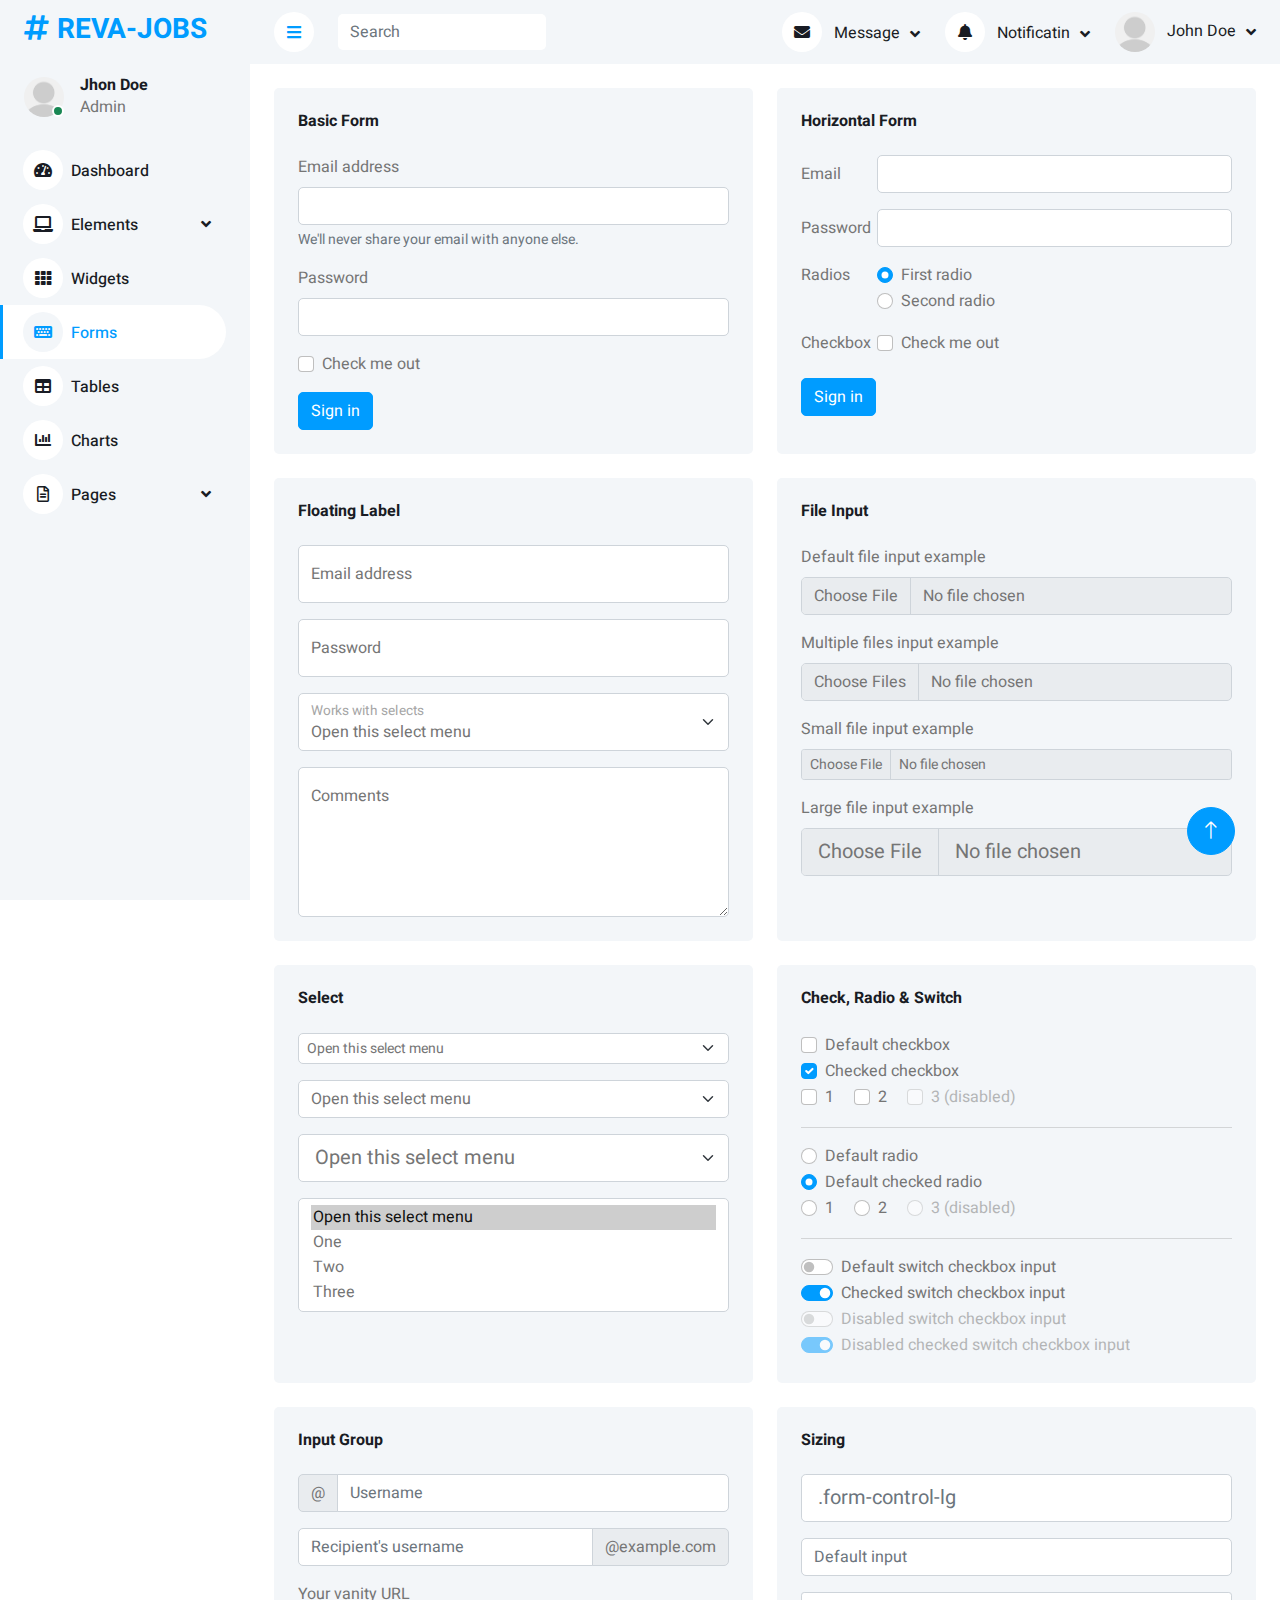
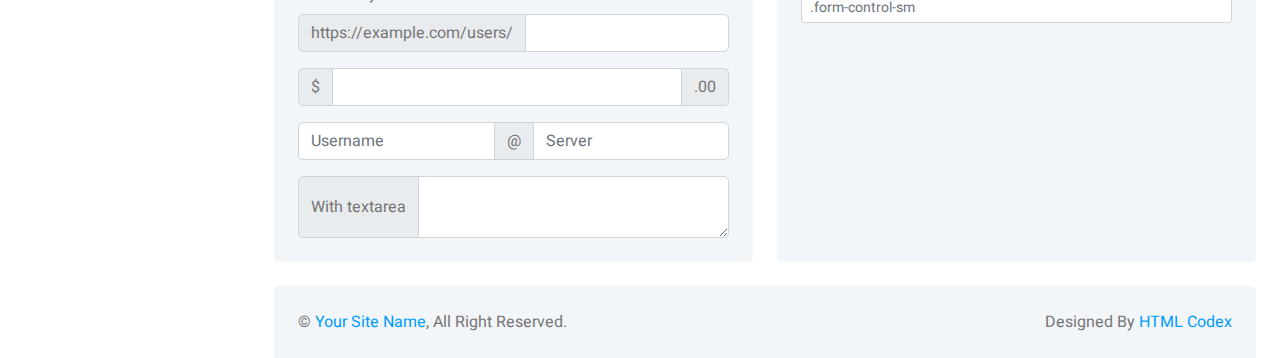
<file: admin/form.html>
<!DOCTYPE html>
<html lang="en">

<head>
    <meta charset="utf-8">
    <title>REVA-JOBS</title>
    <meta content="width=device-width, initial-scale=1.0" name="viewport">
    <meta content="" name="keywords">
    <meta content="" name="description">

    <!-- Favicon -->
    <link href="img/favicon.ico" rel="icon">

    <!-- Google Web Fonts -->
    <link rel="preconnect" href="https://fonts.googleapis.com">
    <link rel="preconnect" href="https://fonts.gstatic.com" crossorigin>
    <link href="https://fonts.googleapis.com/css2?family=Heebo:wght@400;500;600;700&display=swap" rel="stylesheet">
    
    <!-- Icon Font Stylesheet -->
    <link href="https://cdnjs.cloudflare.com/ajax/libs/font-awesome/5.10.0/css/all.min.css" rel="stylesheet">
    <link href="https://cdn.jsdelivr.net/npm/bootstrap-icons@1.4.1/font/bootstrap-icons.css" rel="stylesheet">

    <!-- Libraries Stylesheet -->
    <link href="lib/owlcarousel/assets/owl.carousel.min.css" rel="stylesheet">
    <link href="lib/tempusdominus/css/tempusdominus-bootstrap-4.min.css" rel="stylesheet" />

    <!-- Customized Bootstrap Stylesheet -->
    <link href="css/bootstrap.min.css" rel="stylesheet">

    <!-- Template Stylesheet -->
    <link href="css/style.css" rel="stylesheet">
</head>

<body>
    <div class="container-fluid position-relative bg-white d-flex p-0">
        <!-- Spinner Start -->
        <div id="spinner" class="show bg-white position-fixed translate-middle w-100 vh-100 top-50 start-50 d-flex align-items-center justify-content-center">
            <div class="spinner-border text-primary" style="width: 3rem; height: 3rem;" role="status">
                <span class="sr-only">Loading...</span>
            </div>
        </div>
        <!-- Spinner End -->


        <!-- Sidebar Start -->
        <div class="sidebar pe-4 pb-3">
            <nav class="navbar bg-light navbar-light">
                <a href="index.html" class="navbar-brand mx-4 mb-3">
                    <h3 class="text-primary"><i class="fa fa-hashtag me-2"></i>REVA-JOBS</h3>
                </a>
                <div class="d-flex align-items-center ms-4 mb-4">
                    <div class="position-relative">
                        <img class="rounded-circle" src="img/user.jpg" alt="" style="width: 40px; height: 40px;">
                        <div class="bg-success rounded-circle border border-2 border-white position-absolute end-0 bottom-0 p-1"></div>
                    </div>
                    <div class="ms-3">
                        <h6 class="mb-0">Jhon Doe</h6>
                        <span>Admin</span>
                    </div>
                </div>
                <div class="navbar-nav w-100">
                    <a href="index.html" class="nav-item nav-link"><i class="fa fa-tachometer-alt me-2"></i>Dashboard</a>
                    <div class="nav-item dropdown">
                        <a href="#" class="nav-link dropdown-toggle" data-bs-toggle="dropdown"><i class="fa fa-laptop me-2"></i>Elements</a>
                        <div class="dropdown-menu bg-transparent border-0">
                            <a href="button.html" class="dropdown-item">Buttons</a>
                            <a href="typography.html" class="dropdown-item">Typography</a>
                            <a href="element.html" class="dropdown-item">Other Elements</a>
                        </div>
                    </div>
                    <a href="widget.html" class="nav-item nav-link"><i class="fa fa-th me-2"></i>Widgets</a>
                    <a href="form.html" class="nav-item nav-link active"><i class="fa fa-keyboard me-2"></i>Forms</a>
                    <a href="table.html" class="nav-item nav-link"><i class="fa fa-table me-2"></i>Tables</a>
                    <a href="chart.html" class="nav-item nav-link"><i class="fa fa-chart-bar me-2"></i>Charts</a>
                    <div class="nav-item dropdown">
                        <a href="#" class="nav-link dropdown-toggle" data-bs-toggle="dropdown"><i class="far fa-file-alt me-2"></i>Pages</a>
                        <div class="dropdown-menu bg-transparent border-0">
                            <a href="signin.html" class="dropdown-item">Sign In</a>
                            <a href="signup.html" class="dropdown-item">Sign Up</a>
                            <a href="404.html" class="dropdown-item">404 Error</a>
                            <a href="blank.html" class="dropdown-item">Blank Page</a>
                        </div>
                    </div>
                </div>
            </nav>
        </div>
        <!-- Sidebar End -->


        <!-- Content Start -->
        <div class="content">
            <!-- Navbar Start -->
            <nav class="navbar navbar-expand bg-light navbar-light sticky-top px-4 py-0">
                <a href="index.html" class="navbar-brand d-flex d-lg-none me-4">
                    <h2 class="text-primary mb-0"><i class="fa fa-hashtag"></i></h2>
                </a>
                <a href="#" class="sidebar-toggler flex-shrink-0">
                    <i class="fa fa-bars"></i>
                </a>
                <form class="d-none d-md-flex ms-4">
                    <input class="form-control border-0" type="search" placeholder="Search">
                </form>
                <div class="navbar-nav align-items-center ms-auto">
                    <div class="nav-item dropdown">
                        <a href="#" class="nav-link dropdown-toggle" data-bs-toggle="dropdown">
                            <i class="fa fa-envelope me-lg-2"></i>
                            <span class="d-none d-lg-inline-flex">Message</span>
                        </a>
                        <div class="dropdown-menu dropdown-menu-end bg-light border-0 rounded-0 rounded-bottom m-0">
                            <a href="#" class="dropdown-item">
                                <div class="d-flex align-items-center">
                                    <img class="rounded-circle" src="img/user.jpg" alt="" style="width: 40px; height: 40px;">
                                    <div class="ms-2">
                                        <h6 class="fw-normal mb-0">Jhon send you a message</h6>
                                        <small>15 minutes ago</small>
                                    </div>
                                </div>
                            </a>
                            <hr class="dropdown-divider">
                            <a href="#" class="dropdown-item">
                                <div class="d-flex align-items-center">
                                    <img class="rounded-circle" src="img/user.jpg" alt="" style="width: 40px; height: 40px;">
                                    <div class="ms-2">
                                        <h6 class="fw-normal mb-0">Jhon send you a message</h6>
                                        <small>15 minutes ago</small>
                                    </div>
                                </div>
                            </a>
                            <hr class="dropdown-divider">
                            <a href="#" class="dropdown-item">
                                <div class="d-flex align-items-center">
                                    <img class="rounded-circle" src="img/user.jpg" alt="" style="width: 40px; height: 40px;">
                                    <div class="ms-2">
                                        <h6 class="fw-normal mb-0">Jhon send you a message</h6>
                                        <small>15 minutes ago</small>
                                    </div>
                                </div>
                            </a>
                            <hr class="dropdown-divider">
                            <a href="#" class="dropdown-item text-center">See all message</a>
                        </div>
                    </div>
                    <div class="nav-item dropdown">
                        <a href="#" class="nav-link dropdown-toggle" data-bs-toggle="dropdown">
                            <i class="fa fa-bell me-lg-2"></i>
                            <span class="d-none d-lg-inline-flex">Notificatin</span>
                        </a>
                        <div class="dropdown-menu dropdown-menu-end bg-light border-0 rounded-0 rounded-bottom m-0">
                            <a href="#" class="dropdown-item">
                                <h6 class="fw-normal mb-0">Profile updated</h6>
                                <small>15 minutes ago</small>
                            </a>
                            <hr class="dropdown-divider">
                            <a href="#" class="dropdown-item">
                                <h6 class="fw-normal mb-0">New user added</h6>
                                <small>15 minutes ago</small>
                            </a>
                            <hr class="dropdown-divider">
                            <a href="#" class="dropdown-item">
                                <h6 class="fw-normal mb-0">Password changed</h6>
                                <small>15 minutes ago</small>
                            </a>
                            <hr class="dropdown-divider">
                            <a href="#" class="dropdown-item text-center">See all notifications</a>
                        </div>
                    </div>
                    <div class="nav-item dropdown">
                        <a href="#" class="nav-link dropdown-toggle" data-bs-toggle="dropdown">
                            <img class="rounded-circle me-lg-2" src="img/user.jpg" alt="" style="width: 40px; height: 40px;">
                            <span class="d-none d-lg-inline-flex">John Doe</span>
                        </a>
                        <div class="dropdown-menu dropdown-menu-end bg-light border-0 rounded-0 rounded-bottom m-0">
                            <a href="#" class="dropdown-item">My Profile</a>
                            <a href="#" class="dropdown-item">Settings</a>
                            <a href="#" class="dropdown-item">Log Out</a>
                        </div>
                    </div>
                </div>
            </nav>
            <!-- Navbar End -->


            <!-- Form Start -->
            <div class="container-fluid pt-4 px-4">
                <div class="row g-4">
                    <div class="col-sm-12 col-xl-6">
                        <div class="bg-light rounded h-100 p-4">
                            <h6 class="mb-4">Basic Form</h6>
                            <form>
                                <div class="mb-3">
                                    <label for="exampleInputEmail1" class="form-label">Email address</label>
                                    <input type="email" class="form-control" id="exampleInputEmail1"
                                        aria-describedby="emailHelp">
                                    <div id="emailHelp" class="form-text">We'll never share your email with anyone else.
                                    </div>
                                </div>
                                <div class="mb-3">
                                    <label for="exampleInputPassword1" class="form-label">Password</label>
                                    <input type="password" class="form-control" id="exampleInputPassword1">
                                </div>
                                <div class="mb-3 form-check">
                                    <input type="checkbox" class="form-check-input" id="exampleCheck1">
                                    <label class="form-check-label" for="exampleCheck1">Check me out</label>
                                </div>
                                <button type="submit" class="btn btn-primary">Sign in</button>
                            </form>
                        </div>
                    </div>
                    <div class="col-sm-12 col-xl-6">
                        <div class="bg-light rounded h-100 p-4">
                            <h6 class="mb-4">Horizontal Form</h6>
                            <form>
                                <div class="row mb-3">
                                    <label for="inputEmail3" class="col-sm-2 col-form-label">Email</label>
                                    <div class="col-sm-10">
                                        <input type="email" class="form-control" id="inputEmail3">
                                    </div>
                                </div>
                                <div class="row mb-3">
                                    <label for="inputPassword3" class="col-sm-2 col-form-label">Password</label>
                                    <div class="col-sm-10">
                                        <input type="password" class="form-control" id="inputPassword3">
                                    </div>
                                </div>
                                <fieldset class="row mb-3">
                                    <legend class="col-form-label col-sm-2 pt-0">Radios</legend>
                                    <div class="col-sm-10">
                                        <div class="form-check">
                                            <input class="form-check-input" type="radio" name="gridRadios"
                                                id="gridRadios1" value="option1" checked>
                                            <label class="form-check-label" for="gridRadios1">
                                                First radio
                                            </label>
                                        </div>
                                        <div class="form-check">
                                            <input class="form-check-input" type="radio" name="gridRadios"
                                                id="gridRadios2" value="option2">
                                            <label class="form-check-label" for="gridRadios2">
                                                Second radio
                                            </label>
                                        </div>
                                    </div>
                                </fieldset>
                                <div class="row mb-3">
                                    <legend class="col-form-label col-sm-2 pt-0">Checkbox</legend>
                                    <div class="col-sm-10">
                                        <div class="form-check">
                                            <input class="form-check-input" type="checkbox" id="gridCheck1">
                                            <label class="form-check-label" for="gridCheck1">
                                                Check me out
                                            </label>
                                        </div>
                                    </div>
                                </div>
                                <button type="submit" class="btn btn-primary">Sign in</button>
                            </form>
                        </div>
                    </div>
                    <div class="col-sm-12 col-xl-6">
                        <div class="bg-light rounded h-100 p-4">
                            <h6 class="mb-4">Floating Label</h6>
                            <div class="form-floating mb-3">
                                <input type="email" class="form-control" id="floatingInput"
                                    placeholder="name@example.com">
                                <label for="floatingInput">Email address</label>
                            </div>
                            <div class="form-floating mb-3">
                                <input type="password" class="form-control" id="floatingPassword"
                                    placeholder="Password">
                                <label for="floatingPassword">Password</label>
                            </div>
                            <div class="form-floating mb-3">
                                <select class="form-select" id="floatingSelect"
                                    aria-label="Floating label select example">
                                    <option selected>Open this select menu</option>
                                    <option value="1">One</option>
                                    <option value="2">Two</option>
                                    <option value="3">Three</option>
                                </select>
                                <label for="floatingSelect">Works with selects</label>
                            </div>
                            <div class="form-floating">
                                <textarea class="form-control" placeholder="Leave a comment here"
                                    id="floatingTextarea" style="height: 150px;"></textarea>
                                <label for="floatingTextarea">Comments</label>
                            </div>
                        </div>
                    </div>
                    <div class="col-sm-12 col-xl-6">
                        <div class="bg-light rounded h-100 p-4">
                            <h6 class="mb-4">File Input</h6>
                            <div class="mb-3">
                                <label for="formFile" class="form-label">Default file input example</label>
                                <input class="form-control" type="file" id="formFile">
                            </div>
                            <div class="mb-3">
                                <label for="formFileMultiple" class="form-label">Multiple files input example</label>
                                <input class="form-control" type="file" id="formFileMultiple" multiple>
                            </div>
                            <div class="mb-3">
                                <label for="formFileSm" class="form-label">Small file input example</label>
                                <input class="form-control form-control-sm" id="formFileSm" type="file">
                            </div>
                            <div>
                                <label for="formFileLg" class="form-label">Large file input example</label>
                                <input class="form-control form-control-lg" id="formFileLg" type="file">
                            </div>
                        </div>
                    </div>
                    <div class="col-sm-12 col-xl-6">
                        <div class="bg-light rounded h-100 p-4">
                            <h6 class="mb-4">Select</h6>
                            <select class="form-select form-select-sm mb-3" aria-label=".form-select-sm example">
                                <option selected>Open this select menu</option>
                                <option value="1">One</option>
                                <option value="2">Two</option>
                                <option value="3">Three</option>
                            </select>
                            <select class="form-select mb-3" aria-label="Default select example">
                                <option selected>Open this select menu</option>
                                <option value="1">One</option>
                                <option value="2">Two</option>
                                <option value="3">Three</option>
                            </select>
                            <select class="form-select form-select-lg mb-3" aria-label=".form-select-lg example">
                                <option selected>Open this select menu</option>
                                <option value="1">One</option>
                                <option value="2">Two</option>
                                <option value="3">Three</option>
                            </select>
                            <select class="form-select" multiple aria-label="multiple select example">
                                <option selected>Open this select menu</option>
                                <option value="1">One</option>
                                <option value="2">Two</option>
                                <option value="3">Three</option>
                            </select>
                        </div>
                    </div>
                    <div class="col-sm-12 col-xl-6">
                        <div class="bg-light rounded h-100 p-4">
                            <h6 class="mb-4">Check, Radio & Switch</h6>
                            <div class="form-check">
                                <input class="form-check-input" type="checkbox" value="" id="flexCheckDefault">
                                <label class="form-check-label" for="flexCheckDefault">
                                    Default checkbox
                                </label>
                            </div>
                            <div class="form-check">
                                <input class="form-check-input" type="checkbox" value="" id="flexCheckChecked" checked>
                                <label class="form-check-label" for="flexCheckChecked">
                                    Checked checkbox
                                </label>
                            </div>
                            <div class="form-check form-check-inline">
                                <input class="form-check-input" type="checkbox" id="inlineCheckbox1" value="option1">
                                <label class="form-check-label" for="inlineCheckbox1">1</label>
                            </div>
                            <div class="form-check form-check-inline">
                                <input class="form-check-input" type="checkbox" id="inlineCheckbox2" value="option2">
                                <label class="form-check-label" for="inlineCheckbox2">2</label>
                            </div>
                            <div class="form-check form-check-inline">
                                <input class="form-check-input" type="checkbox" id="inlineCheckbox3" value="option3"
                                    disabled>
                                <label class="form-check-label" for="inlineCheckbox3">3 (disabled)</label>
                            </div>
                            <hr>
                            <div class="form-check">
                                <input class="form-check-input" type="radio" name="flexRadioDefault"
                                    id="flexRadioDefault1">
                                <label class="form-check-label" for="flexRadioDefault1">
                                    Default radio
                                </label>
                            </div>
                            <div class="form-check">
                                <input class="form-check-input" type="radio" name="flexRadioDefault"
                                    id="flexRadioDefault2" checked>
                                <label class="form-check-label" for="flexRadioDefault2">
                                    Default checked radio
                                </label>
                            </div>
                            <div class="form-check form-check-inline">
                                <input class="form-check-input" type="radio" name="inlineRadioOptions" id="inlineRadio1"
                                    value="option1">
                                <label class="form-check-label" for="inlineRadio1">1</label>
                            </div>
                            <div class="form-check form-check-inline">
                                <input class="form-check-input" type="radio" name="inlineRadioOptions" id="inlineRadio2"
                                    value="option2">
                                <label class="form-check-label" for="inlineRadio2">2</label>
                            </div>
                            <div class="form-check form-check-inline">
                                <input class="form-check-input" type="radio" name="inlineRadioOptions" id="inlineRadio3"
                                    value="option3" disabled>
                                <label class="form-check-label" for="inlineRadio3">3 (disabled)</label>
                            </div>
                            <hr>
                            <div class="form-check form-switch">
                                <input class="form-check-input" type="checkbox" role="switch"
                                    id="flexSwitchCheckDefault">
                                <label class="form-check-label" for="flexSwitchCheckDefault">Default switch checkbox
                                    input</label>
                            </div>
                            <div class="form-check form-switch">
                                <input class="form-check-input" type="checkbox" role="switch"
                                    id="flexSwitchCheckChecked" checked>
                                <label class="form-check-label" for="flexSwitchCheckChecked">Checked switch checkbox
                                    input</label>
                            </div>
                            <div class="form-check form-switch">
                                <input class="form-check-input" type="checkbox" role="switch"
                                    id="flexSwitchCheckDisabled" disabled>
                                <label class="form-check-label" for="flexSwitchCheckDisabled">Disabled switch checkbox
                                    input</label>
                            </div>
                            <div class="form-check form-switch">
                                <input class="form-check-input" type="checkbox" role="switch"
                                    id="flexSwitchCheckCheckedDisabled" checked disabled>
                                <label class="form-check-label" for="flexSwitchCheckCheckedDisabled">Disabled checked
                                    switch checkbox input</label>
                            </div>
                        </div>
                    </div>
                    <div class="col-sm-12 col-xl-6">
                        <div class="bg-light rounded h-100 p-4">
                            <h6 class="mb-4">Input Group</h6>
                            <div class="input-group mb-3">
                                <span class="input-group-text" id="basic-addon1">@</span>
                                <input type="text" class="form-control" placeholder="Username" aria-label="Username"
                                    aria-describedby="basic-addon1">
                            </div>
                            <div class="input-group mb-3">
                                <input type="text" class="form-control" placeholder="Recipient's username"
                                    aria-label="Recipient's username" aria-describedby="basic-addon2">
                                <span class="input-group-text" id="basic-addon2">@example.com</span>
                            </div>
                            <label for="basic-url" class="form-label">Your vanity URL</label>
                            <div class="input-group mb-3">
                                <span class="input-group-text" id="basic-addon3">https://example.com/users/</span>
                                <input type="text" class="form-control" id="basic-url" aria-describedby="basic-addon3">
                            </div>
                            <div class="input-group mb-3">
                                <span class="input-group-text">$</span>
                                <input type="text" class="form-control" aria-label="Amount (to the nearest dollar)">
                                <span class="input-group-text">.00</span>
                            </div>
                            <div class="input-group mb-3">
                                <input type="text" class="form-control" placeholder="Username" aria-label="Username">
                                <span class="input-group-text">@</span>
                                <input type="text" class="form-control" placeholder="Server" aria-label="Server">
                            </div>
                            <div class="input-group">
                                <span class="input-group-text">With textarea</span>
                                <textarea class="form-control" aria-label="With textarea"></textarea>
                            </div>
                        </div>
                    </div>
                    <div class="col-sm-12 col-xl-6">
                        <div class="bg-light rounded h-100 p-4">
                            <h6 class="mb-4">Sizing</h6>
                            <input class="form-control form-control-lg mb-3" type="text" placeholder=".form-control-lg"
                                aria-label=".form-control-lg example">
                            <input class="form-control mb-3" type="text" placeholder="Default input"
                                aria-label="default input example">
                            <input class="form-control form-control-sm" type="text" placeholder=".form-control-sm"
                                aria-label=".form-control-sm example">
                        </div>
                    </div>
                </div>
            </div>
            <!-- Form End -->


            <!-- Footer Start -->
            <div class="container-fluid pt-4 px-4">
                <div class="bg-light rounded-top p-4">
                    <div class="row">
                        <div class="col-12 col-sm-6 text-center text-sm-start">
                            &copy; <a href="#">Your Site Name</a>, All Right Reserved. 
                        </div>
                        <div class="col-12 col-sm-6 text-center text-sm-end">
                            <!--/*** This template is free as long as you keep the footer author’s credit link/attribution link/backlink. If you'd like to use the template without the footer author’s credit link/attribution link/backlink, you can purchase the Credit Removal License from "https://htmlcodex.com/credit-removal". Thank you for your support. ***/-->
                            Designed By <a href="https://htmlcodex.com">HTML Codex</a>
                        </div>
                    </div>
                </div>
            </div>
            <!-- Footer End -->
        </div>
        <!-- Content End -->


        <!-- Back to Top -->
        <a href="#" class="btn btn-lg btn-primary btn-lg-square back-to-top"><i class="bi bi-arrow-up"></i></a>
    </div>

    <!-- JavaScript Libraries -->
    <script src="https://code.jquery.com/jquery-3.4.1.min.js"></script>
    <script src="https://cdn.jsdelivr.net/npm/bootstrap@5.0.0/dist/js/bootstrap.bundle.min.js"></script>
    <script src="lib/chart/chart.min.js"></script>
    <script src="lib/easing/easing.min.js"></script>
    <script src="lib/waypoints/waypoints.min.js"></script>
    <script src="lib/owlcarousel/owl.carousel.min.js"></script>
    <script src="lib/tempusdominus/js/moment.min.js"></script>
    <script src="lib/tempusdominus/js/moment-timezone.min.js"></script>
    <script src="lib/tempusdominus/js/tempusdominus-bootstrap-4.min.js"></script>

    <!-- Template Javascript -->
    <script src="js/main.js"></script>
</body>

</html>
</file>
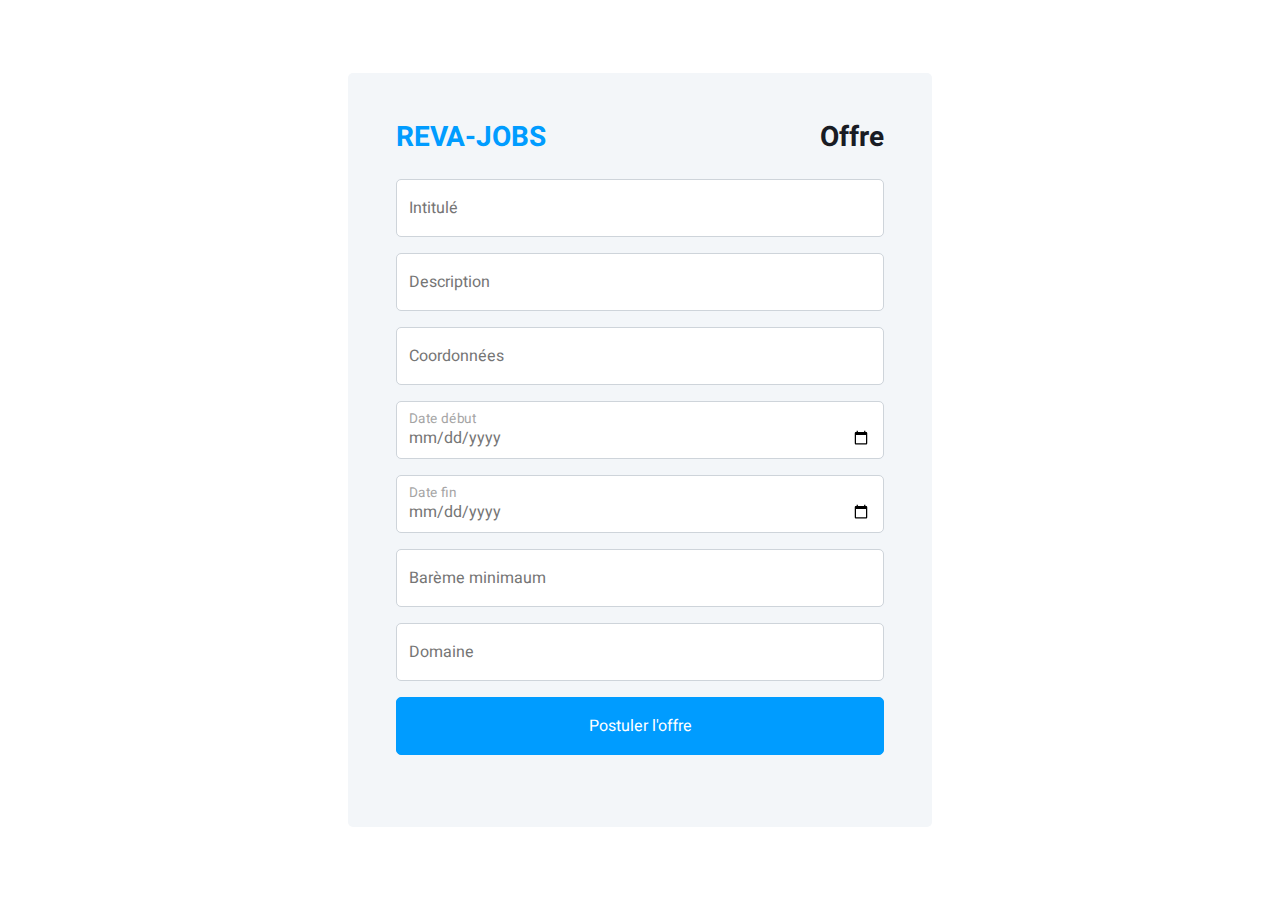
<file: admin/form_ajouter_offre.html>
<!DOCTYPE html>
<html lang="en">

<head>
    <meta charset="utf-8">
    <title>REVA-JOBS</title>
    <meta content="width=device-width, initial-scale=1.0" name="viewport">
    <meta content="" name="keywords">
    <meta content="" name="description">

    <!-- Favicon -->
    <link href="img/favicon.ico" rel="icon">

    <!-- Google Web Fonts -->
    <link rel="preconnect" href="https://fonts.googleapis.com">
    <link rel="preconnect" href="https://fonts.gstatic.com" crossorigin>
    <link href="https://fonts.googleapis.com/css2?family=Heebo:wght@400;500;600;700&display=swap" rel="stylesheet">
    
    <!-- Icon Font Stylesheet -->
    <link href="https://cdnjs.cloudflare.com/ajax/libs/font-awesome/5.10.0/css/all.min.css" rel="stylesheet">
    <link href="https://cdn.jsdelivr.net/npm/bootstrap-icons@1.4.1/font/bootstrap-icons.css" rel="stylesheet">

    <!-- Libraries Stylesheet -->
    <link href="lib/owlcarousel/assets/owl.carousel.min.css" rel="stylesheet">
    <link href="lib/tempusdominus/css/tempusdominus-bootstrap-4.min.css" rel="stylesheet" />

    <!-- Customized Bootstrap Stylesheet -->
    <link href="css/bootstrap.min.css" rel="stylesheet">

    <!-- Template Stylesheet -->
    <link href="css/style.css" rel="stylesheet">
</head>

<body>
    <div class="container-fluid position-relative bg-white d-flex p-0">
        <!-- Spinner Start -->
        <div id="spinner" class="show bg-white position-fixed translate-middle w-100 vh-100 top-50 start-50 d-flex align-items-center justify-content-center">
            <div class="spinner-border text-primary" style="width: 3rem; height: 3rem;" role="status">
                <span class="sr-only">Loading...</span>
            </div>
        </div>
        <!-- Spinner End -->


        <!-- Sign Up Start -->
        <div class="container-fluid">
            <div class="row h-100 align-items-center justify-content-center" style="min-height: 100vh;">
                <div class="col-12 col-sm-8 col-md-6">
                    <form action="assets/programs/offre/ajouter.php" method="POST">
                    <div class="bg-light rounded p-4 p-sm-5 my-4 mx-3">
                        <div class="d-flex align-items-center justify-content-between mb-3">
                            <a href="index.php" class="">
                                <h3 class="text-primary">REVA-JOBS</h3>
                            </a>
                            <h3> Offre </h3>
                        </div>
                        <div class="form-floating mb-3">
                            <input type="text" name="inti" class="form-control" id="inti" placeholder="jhondoe">
                            <label for="floatingText">Intitulé</label>
                        </div>
                        <div class="form-floating mb-3">
                            <input type="text" name="dscr" class="form-control" id="dscr" placeholder="jhondoe">
                            <label for="floatingText">Description</label>
                        </div> 
                        <div class="form-floating mb-3">
                            <input type="text" name="coor" class="form-control" id="coor" placeholder="jhondoe">
                            <label for="floatingText">Coordonnées</label>
                        </div>
                        <div class="form-floating mb-3">
                            <input type="date" name="ddeb" class="form-control" id="ddeb" placeholder="jhondoe">
                            <label for="floatingText">Date début</label>
                        </div>
                        <div class="form-floating mb-3">
                            <input type="date" name="dfin" class="form-control" id="dfin" placeholder="jhondoe">
                            <label for="floatingText">Date fin</label>
                        </div>
                        <div class="form-floating mb-3">
                            <input type="number" name="bmin" class="form-control" id="bmin"     placeholder="jhondoe">
                            <label for="floatingInput">Barème minimaum</label>
                        </div>
                        <div class="form-floating mb-3">
                            <input type="text" name="doma" class="form-control" id="doma" placeholder="jhondoe">
                            <label for="floatingText">Domaine</label>
                        </div>
                        <button type="submit" class="btn btn-primary py-3 w-100 mb-4">Postuler l'offre</button>
                    </div>
                    </form>
                </div>
            </div>
        </div>
        <!-- Sign Up End -->
    </div>

    <!-- JavaScript Libraries -->
    <script src="https://code.jquery.com/jquery-3.4.1.min.js"></script>
    <script src="https://cdn.jsdelivr.net/npm/bootstrap@5.0.0/dist/js/bootstrap.bundle.min.js"></script>
    <script src="lib/chart/chart.min.js"></script>
    <script src="lib/easing/easing.min.js"></script>
    <script src="lib/waypoints/waypoints.min.js"></script>
    <script src="lib/owlcarousel/owl.carousel.min.js"></script>
    <script src="lib/tempusdominus/js/moment.min.js"></script>
    <script src="lib/tempusdominus/js/moment-timezone.min.js"></script>
    <script src="lib/tempusdominus/js/tempusdominus-bootstrap-4.min.js"></script>

    <!-- Template Javascript -->
    <script src="js/main.js"></script>
</body>

</html>
</file>
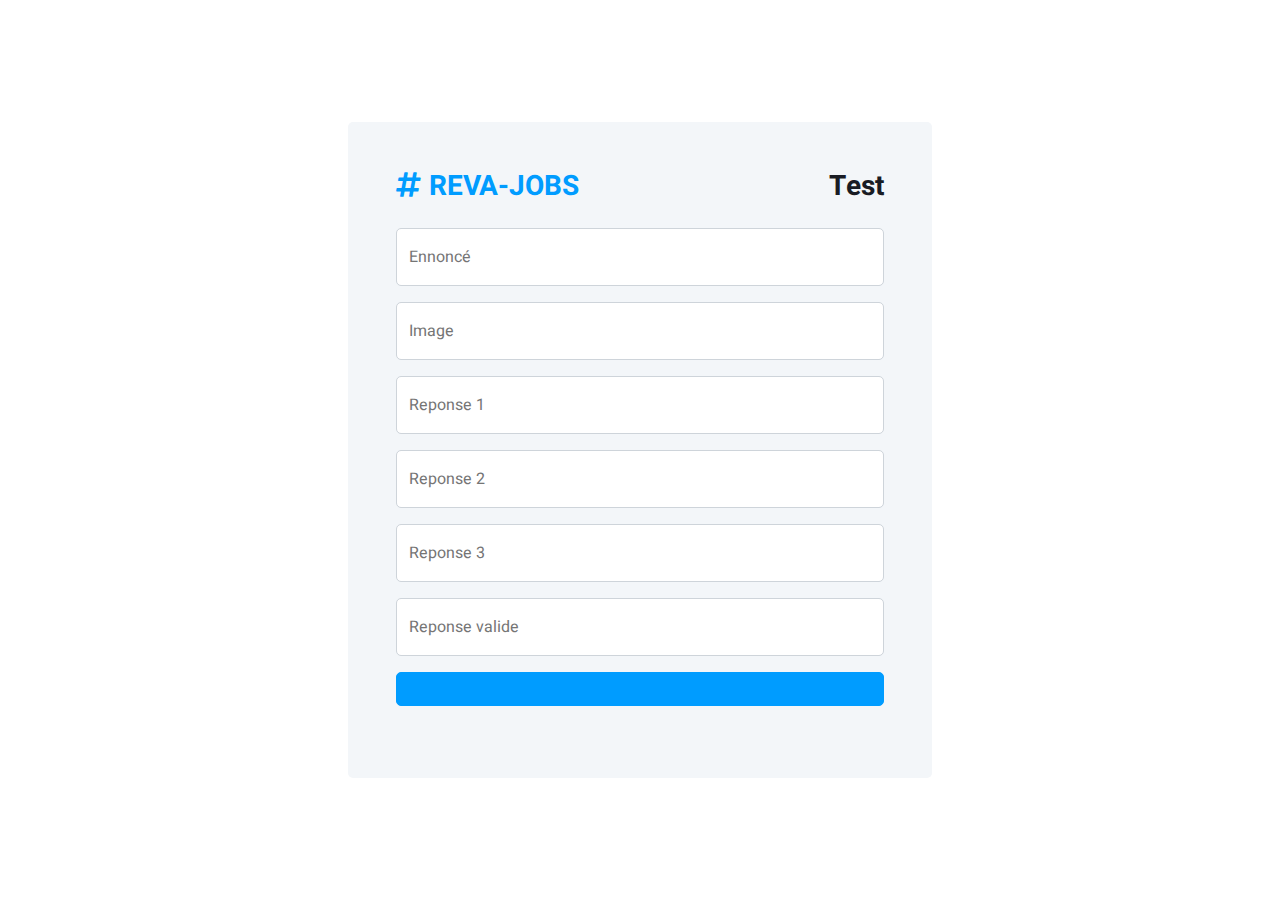
<file: admin/form_ajouter_test.html>
<!DOCTYPE html>
<html lang="en">

<head>
    <meta charset="utf-8">
    <title>REVA-JOBS</title>
    <meta content="width=device-width, initial-scale=1.0" name="viewport">
    <meta content="" name="keywords">
    <meta content="" name="description">

    <!-- Favicon -->
    <link href="img/favicon.ico" rel="icon">

    <!-- Google Web Fonts -->
    <link rel="preconnect" href="https://fonts.googleapis.com">
    <link rel="preconnect" href="https://fonts.gstatic.com" crossorigin>
    <link href="https://fonts.googleapis.com/css2?family=Heebo:wght@400;500;600;700&display=swap" rel="stylesheet">
    
    <!-- Icon Font Stylesheet -->
    <link href="https://cdnjs.cloudflare.com/ajax/libs/font-awesome/5.10.0/css/all.min.css" rel="stylesheet">
    <link href="https://cdn.jsdelivr.net/npm/bootstrap-icons@1.4.1/font/bootstrap-icons.css" rel="stylesheet">

    <!-- Libraries Stylesheet -->
    <link href="lib/owlcarousel/assets/owl.carousel.min.css" rel="stylesheet">
    <link href="lib/tempusdominus/css/tempusdominus-bootstrap-4.min.css" rel="stylesheet" />

    <!-- Customized Bootstrap Stylesheet -->
    <link href="css/bootstrap.min.css" rel="stylesheet">

    <!-- Template Stylesheet -->
    <link href="css/style.css" rel="stylesheet">
</head>

<body>
    <div class="container-fluid position-relative bg-white d-flex p-0">
        <!-- Spinner Start -->
        <div id="spinner" class="show bg-white position-fixed translate-middle w-100 vh-100 top-50 start-50 d-flex align-items-center justify-content-center">
            <div class="spinner-border text-primary" style="width: 3rem; height: 3rem;" role="status">
                <span class="sr-only">Loading...</span>
            </div>
        </div>
        <!-- Spinner End -->


        <!-- Sign Up Start -->
        <div class="container-fluid">
            <div class="row h-100 align-items-center justify-content-center" style="min-height: 100vh;">
                <div class="col-12 col-sm-8 col-md-6">
                    <form action="assets/programs/competence/ajouter.php" method="POST">
                    <div class="bg-light rounded p-4 p-sm-5 my-4 mx-3">
                        <div class="d-flex align-items-center justify-content-between mb-3">
                            <a href="index.html" class="">
                                <h3 class="text-primary"><i class="fa fa-hashtag me-2"></i>REVA-JOBS</h3>
                            </a>
                            <h3> Test </h3>
                        </div>
                        <div class="form-floating mb-3">
                            <input type="text" name="enno" class="form-control" id="enno" placeholder="jhondoe">
                            <label for="floatingText">Ennoncé</label>
                        </div>
                        <div class="form-floating mb-3">
                            <input type="text" name="imge" class="form-control" id="imge" placeholder="jhondoe">
                            <label for="floatingText">Image</label>
                        </div> 
                        <div class="form-floating mb-3">
                            <input type="text" name="rep1" class="form-control" id="rep1" placeholder="jhondoe">
                            <label for="floatingText">Reponse 1</label>
                        </div>
                        <div class="form-floating mb-3">
                            <input type="text" name="rep2" class="form-control" id="rep2" placeholder="jhondoe">
                            <label for="floatingText">Reponse 2</label>
                        </div>
                        <div class="form-floating mb-3">
                            <input type="text" name="rep3" class="form-control" id="rep3" placeholder="jhondoe">
                            <label for="floatingInput">Reponse 3</label>
                        </div>
                        <div class="form-floating mb-3">
                            <input type="text" name="repv" class="form-control" id="repv" placeholder="jhondoe">
                            <label for="floatingInput">Reponse valide</label>
                        </div>
                        <button type="submit" class="btn btn-primary py-3 w-100 mb-4"> </button>
                        <!--p class="text-center mb-0"><a href="signin.html">Connectez-vous</a></p-->
                    </div>
                    </form>
                </div>
            </div>
        </div>
        <!-- Sign Up End -->
    </div>

    <!-- JavaScript Libraries -->
    <script src="https://code.jquery.com/jquery-3.4.1.min.js"></script>
    <script src="https://cdn.jsdelivr.net/npm/bootstrap@5.0.0/dist/js/bootstrap.bundle.min.js"></script>
    <script src="lib/chart/chart.min.js"></script>
    <script src="lib/easing/easing.min.js"></script>
    <script src="lib/waypoints/waypoints.min.js"></script>
    <script src="lib/owlcarousel/owl.carousel.min.js"></script>
    <script src="lib/tempusdominus/js/moment.min.js"></script>
    <script src="lib/tempusdominus/js/moment-timezone.min.js"></script>
    <script src="lib/tempusdominus/js/tempusdominus-bootstrap-4.min.js"></script>

    <!-- Template Javascript -->
    <script src="js/main.js"></script>
</body>

</html>
</file>
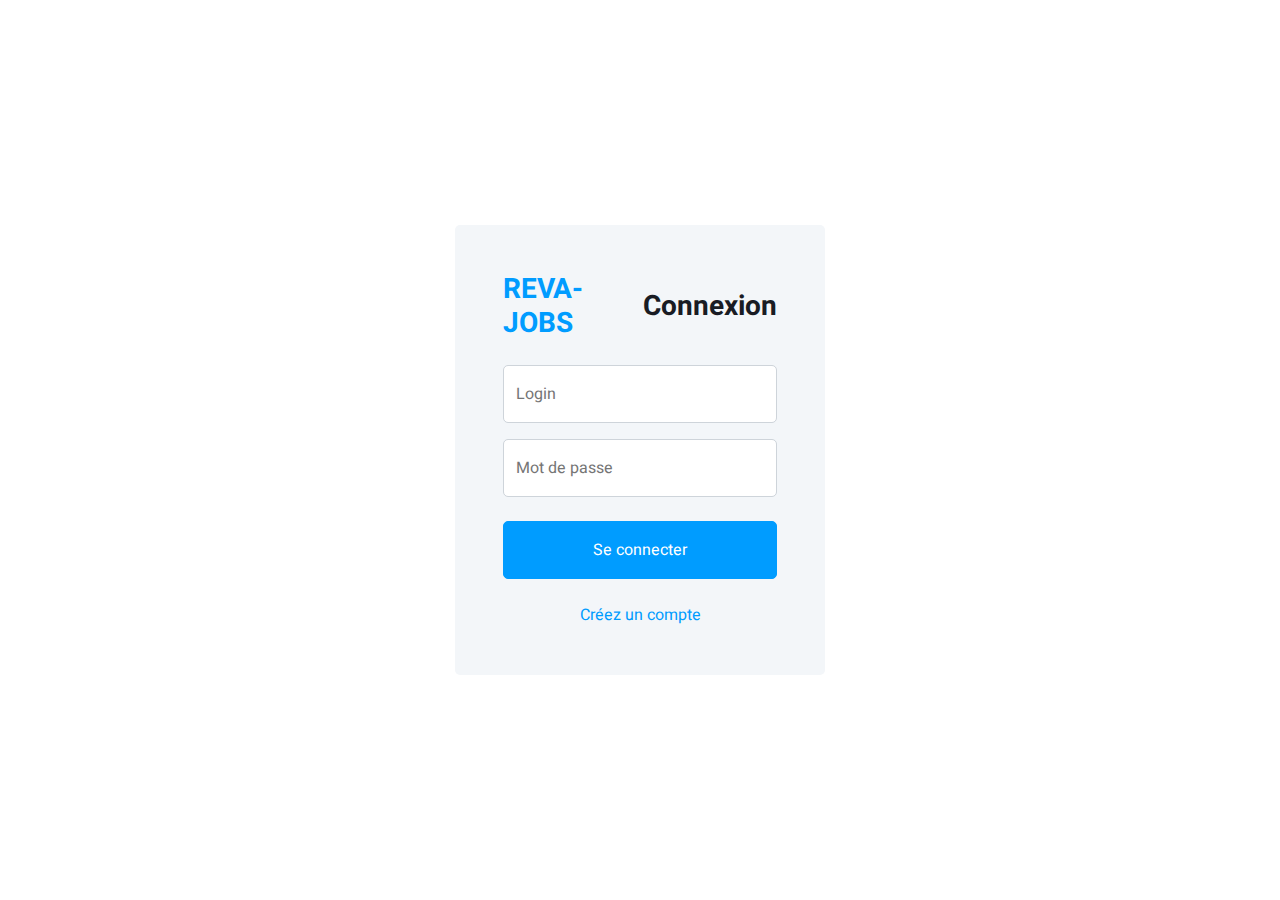
<file: admin/signin.html>
<!DOCTYPE html>
<html lang="en">

<head>
    <meta charset="utf-8">
    <title>REVA-JOBS</title>
    <meta content="width=device-width, initial-scale=1.0" name="viewport">
    <meta content="" name="keywords">
    <meta content="" name="description">

    <!-- Favicon -->
    <link href="img/favicon.ico" rel="icon">

    <!-- Google Web Fonts -->
    <link rel="preconnect" href="https://fonts.googleapis.com">
    <link rel="preconnect" href="https://fonts.gstatic.com" crossorigin>
    <link href="https://fonts.googleapis.com/css2?family=Heebo:wght@400;500;600;700&display=swap" rel="stylesheet">
    
    <!-- Icon Font Stylesheet -->
    <link href="https://cdnjs.cloudflare.com/ajax/libs/font-awesome/5.10.0/css/all.min.css" rel="stylesheet">
    <link href="https://cdn.jsdelivr.net/npm/bootstrap-icons@1.4.1/font/bootstrap-icons.css" rel="stylesheet">

    <!-- Libraries Stylesheet -->
    <link href="lib/owlcarousel/assets/owl.carousel.min.css" rel="stylesheet">
    <link href="lib/tempusdominus/css/tempusdominus-bootstrap-4.min.css" rel="stylesheet" />

    <!-- Customized Bootstrap Stylesheet -->
    <link href="css/bootstrap.min.css" rel="stylesheet">

    <!-- Template Stylesheet -->
    <link href="css/style.css" rel="stylesheet">
</head>

<body>
    <div class="container-fluid position-relative bg-white d-flex p-0">
        <!-- Spinner Start -->
        <div id="spinner" class="show bg-white position-fixed translate-middle w-100 vh-100 top-50 start-50 d-flex align-items-center justify-content-center">
            <div class="spinner-border text-primary" style="width: 3rem; height: 3rem;" role="status">
                <span class="sr-only">Loading...</span>
            </div>
        </div>
        <!-- Spinner End -->


        <!-- Sign In Start -->
        <div class="container-fluid">
            <div class="row h-100 align-items-center justify-content-center" style="min-height: 100vh;">
                <div class="col-12 col-sm-8 col-md-6 col-lg-5 col-xl-4">
                    <div class="bg-light rounded p-4 p-sm-5 my-4 mx-3">
                        <form action="assets/programs/utilisateur/connecter.php" method="post">
                        <div class="d-flex align-items-center justify-content-between mb-3">
                            <a href="../index.html" class="">
                                <h3 class="text-primary">REVA-JOBS</h3>
                            </a>
                            <h3>Connexion</h3>
                        </div>
                        <div class="form-floating mb-3">
                            <input type="text" name="login" class="form-control" id="login" placeholder="Login">
                            <label for="floatingInput">Login </label>
                        </div>
                        <div class="form-floating mb-4">
                            <input type="password" name="password" class="form-control" id="password" placeholder="Password">
                            <label for="floatingPassword">Mot de passe </label>
                        </div>
                        <button type="submit" class="btn btn-primary py-3 w-100 mb-4">Se connecter </button>
                        <p class="text-center mb-0"><a href="signup.html">Créez un compte</a></p>
                        </form>
                    </div>
                </div>
            </div>
        </div>
        <!-- Sign In End -->
    </div>

    <!-- JavaScript Libraries -->
    <script src="https://code.jquery.com/jquery-3.4.1.min.js"></script>
    <script src="https://cdn.jsdelivr.net/npm/bootstrap@5.0.0/dist/js/bootstrap.bundle.min.js"></script>
    <script src="lib/chart/chart.min.js"></script>
    <script src="lib/easing/easing.min.js"></script>
    <script src="lib/waypoints/waypoints.min.js"></script>
    <script src="lib/owlcarousel/owl.carousel.min.js"></script>
    <script src="lib/tempusdominus/js/moment.min.js"></script>
    <script src="lib/tempusdominus/js/moment-timezone.min.js"></script>
    <script src="lib/tempusdominus/js/tempusdominus-bootstrap-4.min.js"></script>

    <!-- Template Javascript -->
    <script src="js/main.js"></script>
</body>

</html>
</file>
<file: admin/bootstrap-admin-template-free/css/style.css>
/********** Template CSS **********/
:root {
    --primary: #009CFF;
    --light: #F3F6F9;
    --dark: #191C24;
}

.back-to-top {
    position: fixed;
    display: none;
    right: 45px;
    bottom: 45px;
    z-index: 99;
}


/*** Spinner ***/
#spinner {
    opacity: 0;
    visibility: hidden;
    transition: opacity .5s ease-out, visibility 0s linear .5s;
    z-index: 99999;
}

#spinner.show {
    transition: opacity .5s ease-out, visibility 0s linear 0s;
    visibility: visible;
    opacity: 1;
}


/*** Button ***/
.btn {
    transition: .5s;
}

.btn.btn-primary {
    color: #FFFFFF;
}

.btn-square {
    width: 38px;
    height: 38px;
}

.btn-sm-square {
    width: 32px;
    height: 32px;
}

.btn-lg-square {
    width: 48px;
    height: 48px;
}

.btn-square,
.btn-sm-square,
.btn-lg-square {
    padding: 0;
    display: inline-flex;
    align-items: center;
    justify-content: center;
    font-weight: normal;
    border-radius: 50px;
}


/*** Layout ***/
.sidebar {
    position: fixed;
    top: 0;
    left: 0;
    bottom: 0;
    width: 250px;
    height: 100vh;
    overflow-y: auto;
    background: var(--light);
    transition: 0.5s;
    z-index: 999;
}

.content {
    margin-left: 250px;
    min-height: 100vh;
    background: #FFFFFF;
    transition: 0.5s;
}

@media (min-width: 992px) {
    .sidebar {
        margin-left: 0;
    }

    .sidebar.open {
        margin-left: -250px;
    }

    .content {
        width: calc(100% - 250px);
    }

    .content.open {
        width: 100%;
        margin-left: 0;
    }
}

@media (max-width: 991.98px) {
    .sidebar {
        margin-left: -250px;
    }

    .sidebar.open {
        margin-left: 0;
    }

    .content {
        width: 100%;
        margin-left: 0;
    }
}


/*** Navbar ***/
.sidebar .navbar .navbar-nav .nav-link {
    padding: 7px 20px;
    color: var(--dark);
    font-weight: 500;
    border-left: 3px solid var(--light);
    border-radius: 0 30px 30px 0;
    outline: none;
}

.sidebar .navbar .navbar-nav .nav-link:hover,
.sidebar .navbar .navbar-nav .nav-link.active {
    color: var(--primary);
    background: #FFFFFF;
    border-color: var(--primary);
}

.sidebar .navbar .navbar-nav .nav-link i {
    width: 40px;
    height: 40px;
    display: inline-flex;
    align-items: center;
    justify-content: center;
    background: #FFFFFF;
    border-radius: 40px;
}

.sidebar .navbar .navbar-nav .nav-link:hover i,
.sidebar .navbar .navbar-nav .nav-link.active i {
    background: var(--light);
}

.sidebar .navbar .dropdown-toggle::after {
    position: absolute;
    top: 15px;
    right: 15px;
    border: none;
    content: "\f107";
    font-family: "Font Awesome 5 Free";
    font-weight: 900;
    transition: .5s;
}

.sidebar .navbar .dropdown-toggle[aria-expanded=true]::after {
    transform: rotate(-180deg);
}

.sidebar .navbar .dropdown-item {
    padding-left: 25px;
    border-radius: 0 30px 30px 0;
}

.content .navbar .navbar-nav .nav-link {
    margin-left: 25px;
    padding: 12px 0;
    color: var(--dark);
    outline: none;
}

.content .navbar .navbar-nav .nav-link:hover,
.content .navbar .navbar-nav .nav-link.active {
    color: var(--primary);
}

.content .navbar .sidebar-toggler,
.content .navbar .navbar-nav .nav-link i {
    width: 40px;
    height: 40px;
    display: inline-flex;
    align-items: center;
    justify-content: center;
    background: #FFFFFF;
    border-radius: 40px;
}

.content .navbar .dropdown-toggle::after {
    margin-left: 6px;
    vertical-align: middle;
    border: none;
    content: "\f107";
    font-family: "Font Awesome 5 Free";
    font-weight: 900;
    transition: .5s;
}

.content .navbar .dropdown-toggle[aria-expanded=true]::after {
    transform: rotate(-180deg);
}

@media (max-width: 575.98px) {
    .content .navbar .navbar-nav .nav-link {
        margin-left: 15px;
    }
}


/*** Date Picker ***/
.bootstrap-datetimepicker-widget.bottom {
    top: auto !important;
}

.bootstrap-datetimepicker-widget .table * {
    border-bottom-width: 0px;
}

.bootstrap-datetimepicker-widget .table th {
    font-weight: 500;
}

.bootstrap-datetimepicker-widget.dropdown-menu {
    padding: 10px;
    border-radius: 2px;
}

.bootstrap-datetimepicker-widget table td.active,
.bootstrap-datetimepicker-widget table td.active:hover {
    background: var(--primary);
}

.bootstrap-datetimepicker-widget table td.today::before {
    border-bottom-color: var(--primary);
}


/*** Testimonial ***/
.progress .progress-bar {
    width: 0px;
    transition: 2s;
}


/*** Testimonial ***/
.testimonial-carousel .owl-dots {
    margin-top: 24px;
    display: flex;
    align-items: flex-end;
    justify-content: center;
}

.testimonial-carousel .owl-dot {
    position: relative;
    display: inline-block;
    margin: 0 5px;
    width: 15px;
    height: 15px;
    border: 5px solid var(--primary);
    border-radius: 15px;
    transition: .5s;
}

.testimonial-carousel .owl-dot.active {
    background: var(--dark);
    border-color: var(--primary);
}
</file>
<file: css/style.css>
/********** Template CSS **********/
:root {
    --primary: #B78D65;
    --light: #F8F8F8;
    --dark: #252525;
}

h1,
h2,
.h1,
.h2,
.fw-bold {
    font-weight: 600 !important;
}

h3,
h4,
.h3,
.h4,
.fw-medium {
    font-weight: 500 !important;
}

h5,
h6,
.h5,
.h6,
.fw-normal {
    font-weight: 400 !important;
}

.back-to-top {
    position: fixed;
    display: none;
    right: 30px;
    bottom: 30px;
    z-index: 99;
}


/*** Spinner ***/
#spinner {
    opacity: 0;
    visibility: hidden;
    transition: opacity .5s ease-out, visibility 0s linear .5s;
    z-index: 99999;
}

#spinner.show {
    transition: opacity .5s ease-out, visibility 0s linear 0s;
    visibility: visible;
    opacity: 1;
}


/*** Button ***/
.btn {
    font-weight: 500;
    transition: .5s;
}

.btn.btn-primary,
.btn.btn-secondary {
    color: #FFFFFF;
}

.btn-square {
    width: 38px;
    height: 38px;
}

.btn-sm-square {
    width: 32px;
    height: 32px;
}

.btn-lg-square {
    width: 48px;
    height: 48px;
}

.btn-square,
.btn-sm-square,
.btn-lg-square {
    padding: 0;
    display: flex;
    align-items: center;
    justify-content: center;
    font-weight: normal;
}

.btn-outline-body {
    color: var(--primary);
    border-color: #777777;
}

.btn-outline-body:hover {
    color: #FFFFFF;
    background: var(--primary);
    border-color: var(--primary);
}


/*** Navbar ***/
.navbar .dropdown-toggle::after {
    border: none;
    content: "\f107";
    font-family: "Font Awesome 5 Free";
    font-weight: 900;
    vertical-align: middle;
    margin-left: 8px;
}

.navbar .navbar-nav .nav-link {
    margin-right: 30px;
    padding: 30px 0;
    color: var(--dark);
    font-weight: 500;
    text-transform: uppercase;
    outline: none;
}

.navbar .navbar-nav .nav-link:hover,
.navbar .navbar-nav .nav-link.active {
    color: var(--primary);
}

.navbar.sticky-top {
    top: -100px;
    transition: .5s;
}

@media (max-width: 991.98px) {
    .navbar .navbar-nav .nav-link {
        margin-right: 0;
        padding: 10px 0;
    }

    .navbar .navbar-nav {
        border-top: 1px solid #EEEEEE;
    }
}

@media (min-width: 992px) {
    .navbar .nav-item .dropdown-menu {
        display: block;
        visibility: hidden;
        top: 100%;
        transform: rotateX(-75deg);
        transform-origin: 0% 0%;
        transition: .5s;
        opacity: 0;
    }

    .navbar .nav-item:hover .dropdown-menu {
        transform: rotateX(0deg);
        visibility: visible;
        transition: .5s;
        opacity: 1;
    }
}


/*** Header ***/
.owl-carousel-inner {
    position: absolute;
    width: 100%;
    height: 100%;
    top: 0;
    left: 0;
    display: flex;
    align-items: center;
    background: rgba(0, 0, 0, .5);
}

@media (max-width: 768px) {
    .header-carousel .owl-carousel-item {
        position: relative;
        min-height: 500px;
    }

    .header-carousel .owl-carousel-item img {
        position: absolute;
        width: 100%;
        height: 100%;
        object-fit: cover;
    }

    .header-carousel .owl-carousel-item p {
        font-size: 16px !important;
    }
}

.header-carousel .owl-dots {
    position: absolute;
    width: 60px;
    height: 100%;
    top: 0;
    right: 30px;
    display: flex;
    flex-direction: column;
    align-items: center;
    justify-content: center;
}

.header-carousel .owl-dots .owl-dot {
    position: relative;
    width: 45px;
    height: 45px;
    margin: 5px 0;
    background: var(--dark);
    transition: .5s;
}

.header-carousel .owl-dots .owl-dot.active {
    width: 60px;
    height: 60px;
}

.header-carousel .owl-dots .owl-dot img {
    position: absolute;
    width: 100%;
    height: 100%;
    object-fit: cover;
    padding: 2px;
    transition: .5s;
    opacity: .3;
}

.header-carousel .owl-dots .owl-dot.active img {
    opacity: 1;
}

.page-header {
    background: linear-gradient(rgba(0, 0, 0, .5), rgba(0, 0, 0, .5)), url(../img/carousel-1.jpg) center center no-repeat;
    background-size: cover;
}

.breadcrumb-item+.breadcrumb-item::before {
    color: var(--light);
}


/*** Section Title ***/
.section-title {
    color: var(--primary);
    font-weight: 600;
    letter-spacing: 5px;
    text-transform: uppercase;
}


/*** Facts ***/
.fact-item .fact-icon {
    width: 120px;
    height: 120px;
    margin-top: -60px;
    margin-bottom: 1.5rem;
    display: inline-flex;
    align-items: center;
    justify-content: center;
    background: #FFFFFF;
    border-radius: 120px;
    transition: .5s;
}

.fact-item:hover .fact-icon {
    background: var(--dark);
}

.fact-item .fact-icon i {
    color: var(--primary);
    transition: .5;
}

.fact-item:hover .fact-icon i {
    color: #FFFFFF;
}


/*** About & Feature ***/
.about-img,
.feature-img {
    position: relative;
    height: 100%;
    min-height: 400px;
}

.about-img img,
.feature-img img {
    position: absolute;
    width: 60%;
    height: 80%;
    object-fit: cover;
}

.about-img img:last-child,
.feature-img img:last-child {
    margin: 20% 0 0 40%;
}

.about-img::before,
.feature-img::before {
    position: absolute;
    content: "";
    width: 60%;
    height: 80%;
    top: 10%;
    left: 20%;
    border: 5px solid var(--primary);
    z-index: -1;
}


/*** Service ***/
.service-item .bg-img {
    position: absolute;
    width: 100%;
    height: 100%;
    object-fit: cover;
    z-index: -1;
}

.service-item .service-text {
    background: var(--light);
    transition: .5s;
}

.service-item:hover .service-text {
    background: rgba(0, 0, 0, .7);
}

.service-item * {
    transition: .5;
}

.service-item:hover * {
    color: #FFFFFF;
}

.service-item .btn {
    width: 40px;
    height: 40px;
    display: inline-flex;
    align-items: center;
    color: var(--dark);
    background: #FFFFFF;
    white-space: nowrap;
    overflow: hidden;
    transition: .5s;
}

.service-item:hover .btn {
    width: 140px;
}


/*** Project ***/
.project .nav .nav-link {
    background: var(--light);
    transition: .5s;
}

.project .nav .nav-link.active {
    background: var(--primary);
}

.project .nav .nav-link.active h3 {
    color: #FFFFFF !important;
}


/*** Team ***/
.team-items {
    margin: -.75rem;
}

.team-item {
    padding: .75rem;
}

.team-item::after {
    position: absolute;
    content: "";
    width: 100%;
    height: 0;
    top: 0;
    left: 0;
    background: #FFFFFF;
    transition: .5s;
    z-index: -1;
}

.team-item:hover::after {
    height: 100%;
    background: var(--primary);
}

.team-item .team-social {
    position: absolute;
    width: 100%;
    bottom: -20px;
    left: 0;
}

.team-item .team-social .btn {
    display: inline-flex;
    margin: 0 2px;
    color: var(--primary);
    background: var(--light);
}

.team-item .team-social .btn:hover {
    color: #FFFFFF;
    background: var(--primary);
}


/*** Appointment ***/
.bootstrap-datetimepicker-widget.bottom {
    top: auto !important;
}

.bootstrap-datetimepicker-widget .table * {
    border-bottom-width: 0px;
}

.bootstrap-datetimepicker-widget .table th {
    font-weight: 500;
}

.bootstrap-datetimepicker-widget.dropdown-menu {
    padding: 10px;
    border-radius: 2px;
}

.bootstrap-datetimepicker-widget table td.active,
.bootstrap-datetimepicker-widget table td.active:hover {
    background: var(--primary);
}

.bootstrap-datetimepicker-widget table td.today::before {
    border-bottom-color: var(--primary);
}


/*** Testimonial ***/
.testimonial-carousel {
    display: flex !important;
    flex-direction: column-reverse;
    max-width: 700px;
    margin: 0 auto;
}

.testimonial-carousel .owl-dots {
    height: 100px;
    display: flex;
    align-items: center;
    justify-content: center;
    margin-bottom: 30px;
}

.testimonial-carousel .owl-dots .owl-dot {
    position: relative;
    width: 60px;
    height: 60px;
    margin: 0 5px;
    transition: .5s;
}

.testimonial-carousel .owl-dots .owl-dot.active {
    width: 100px;
    height: 100px;
}

.testimonial-carousel .owl-dots .owl-dot::after {
    position: absolute;
    width: 40px;
    height: 40px;
    bottom: -20px;
    left: 50%;
    transform: translateX(-50%);
    display: flex;
    align-items: center;
    justify-content: center;
    content: "\f10d";
    font-family: "Font Awesome 5 Free";
    font-weight: 900;
    color: var(--primary);
    background: #FFFFFF;
    border-radius: 40px;
    transition: .5s;
    opacity: 0;
}

.testimonial-carousel .owl-dots .owl-dot.active::after {
    opacity: 1;
}

.testimonial-carousel .owl-dots .owl-dot img {
    opacity: .4;
    transition: .5s;
}

.testimonial-carousel .owl-dots .owl-dot.active img {
    opacity: 1;
}


/*** Footer ***/
.footer .btn.btn-link {
    display: block;
    margin-bottom: 5px;
    padding: 0;
    text-align: left;
    color: #777777;
    font-weight: normal;
    text-transform: capitalize;
    transition: .3s;
}

.footer .btn.btn-link::before {
    position: relative;
    content: "\f105";
    font-family: "Font Awesome 5 Free";
    font-weight: 900;
    color: var(--primary);
    margin-right: 10px;
}

.footer .btn.btn-link:hover {
    color: var(--primary);
    letter-spacing: 1px;
    box-shadow: none;
}

.footer .form-control {
    border-color: #777777;
}

.footer .copyright {
    padding: 25px 0;
    font-size: 15px;
    border-top: 1px solid rgba(256, 256, 256, .1);
}

.footer .copyright a {
    color: var(--light);
}

.footer .copyright a:hover {
    color: var(--primary);
}
</file>
<file: admin/css/style.css>
/********** Template CSS **********/
:root {
    --primary: #009CFF;
    --light: #F3F6F9;
    --dark: #191C24;
}

.back-to-top {
    position: fixed;
    display: none;
    right: 45px;
    bottom: 45px;
    z-index: 99;
}


/*** Spinner ***/
#spinner {
    opacity: 0;
    visibility: hidden;
    transition: opacity .5s ease-out, visibility 0s linear .5s;
    z-index: 99999;
}

#spinner.show {
    transition: opacity .5s ease-out, visibility 0s linear 0s;
    visibility: visible;
    opacity: 1;
}


/*** Button ***/
.btn {
    transition: .5s;
}

.btn.btn-primary {
    color: #FFFFFF;
}

.btn-square {
    width: 38px;
    height: 38px;
}

.btn-sm-square {
    width: 32px;
    height: 32px;
}

.btn-lg-square {
    width: 48px;
    height: 48px;
}

.btn-square,
.btn-sm-square,
.btn-lg-square {
    padding: 0;
    display: inline-flex;
    align-items: center;
    justify-content: center;
    font-weight: normal;
    border-radius: 50px;
}


/*** Layout ***/
.sidebar {
    position: fixed;
    top: 0;
    left: 0;
    bottom: 0;
    width: 250px;
    height: 100vh;
    overflow-y: auto;
    background: var(--light);
    transition: 0.5s;
    z-index: 999;
}

.content {
    margin-left: 250px;
    min-height: 100vh;
    background: #FFFFFF;
    transition: 0.5s;
}

@media (min-width: 992px) {
    .sidebar {
        margin-left: 0;
    }

    .sidebar.open {
        margin-left: -250px;
    }

    .content {
        width: calc(100% - 250px);
    }

    .content.open {
        width: 100%;
        margin-left: 0;
    }
}

@media (max-width: 991.98px) {
    .sidebar {
        margin-left: -250px;
    }

    .sidebar.open {
        margin-left: 0;
    }

    .content {
        width: 100%;
        margin-left: 0;
    }
}


/*** Navbar ***/
.sidebar .navbar .navbar-nav .nav-link {
    padding: 7px 20px;
    color: var(--dark);
    font-weight: 500;
    border-left: 3px solid var(--light);
    border-radius: 0 30px 30px 0;
    outline: none;
}

.sidebar .navbar .navbar-nav .nav-link:hover,
.sidebar .navbar .navbar-nav .nav-link.active {
    color: var(--primary);
    background: #FFFFFF;
    border-color: var(--primary);
}

.sidebar .navbar .navbar-nav .nav-link i {
    width: 40px;
    height: 40px;
    display: inline-flex;
    align-items: center;
    justify-content: center;
    background: #FFFFFF;
    border-radius: 40px;
}

.sidebar .navbar .navbar-nav .nav-link:hover i,
.sidebar .navbar .navbar-nav .nav-link.active i {
    background: var(--light);
}

.sidebar .navbar .dropdown-toggle::after {
    position: absolute;
    top: 15px;
    right: 15px;
    border: none;
    content: "\f107";
    font-family: "Font Awesome 5 Free";
    font-weight: 900;
    transition: .5s;
}

.sidebar .navbar .dropdown-toggle[aria-expanded=true]::after {
    transform: rotate(-180deg);
}

.sidebar .navbar .dropdown-item {
    padding-left: 25px;
    border-radius: 0 30px 30px 0;
}

.content .navbar .navbar-nav .nav-link {
    margin-left: 25px;
    padding: 12px 0;
    color: var(--dark);
    outline: none;
}

.content .navbar .navbar-nav .nav-link:hover,
.content .navbar .navbar-nav .nav-link.active {
    color: var(--primary);
}

.content .navbar .sidebar-toggler,
.content .navbar .navbar-nav .nav-link i {
    width: 40px;
    height: 40px;
    display: inline-flex;
    align-items: center;
    justify-content: center;
    background: #FFFFFF;
    border-radius: 40px;
}

.content .navbar .dropdown-toggle::after {
    margin-left: 6px;
    vertical-align: middle;
    border: none;
    content: "\f107";
    font-family: "Font Awesome 5 Free";
    font-weight: 900;
    transition: .5s;
}

.content .navbar .dropdown-toggle[aria-expanded=true]::after {
    transform: rotate(-180deg);
}

@media (max-width: 575.98px) {
    .content .navbar .navbar-nav .nav-link {
        margin-left: 15px;
    }
}


/*** Date Picker ***/
.bootstrap-datetimepicker-widget.bottom {
    top: auto !important;
}

.bootstrap-datetimepicker-widget .table * {
    border-bottom-width: 0px;
}

.bootstrap-datetimepicker-widget .table th {
    font-weight: 500;
}

.bootstrap-datetimepicker-widget.dropdown-menu {
    padding: 10px;
    border-radius: 2px;
}

.bootstrap-datetimepicker-widget table td.active,
.bootstrap-datetimepicker-widget table td.active:hover {
    background: var(--primary);
}

.bootstrap-datetimepicker-widget table td.today::before {
    border-bottom-color: var(--primary);
}


/*** Testimonial ***/
.progress .progress-bar {
    width: 0px;
    transition: 2s;
}


/*** Testimonial ***/
.testimonial-carousel .owl-dots {
    margin-top: 24px;
    display: flex;
    align-items: flex-end;
    justify-content: center;
}

.testimonial-carousel .owl-dot {
    position: relative;
    display: inline-block;
    margin: 0 5px;
    width: 15px;
    height: 15px;
    border: 5px solid var(--primary);
    border-radius: 15px;
    transition: .5s;
}

.testimonial-carousel .owl-dot.active {
    background: var(--dark);
    border-color: var(--primary);
}
</file>
